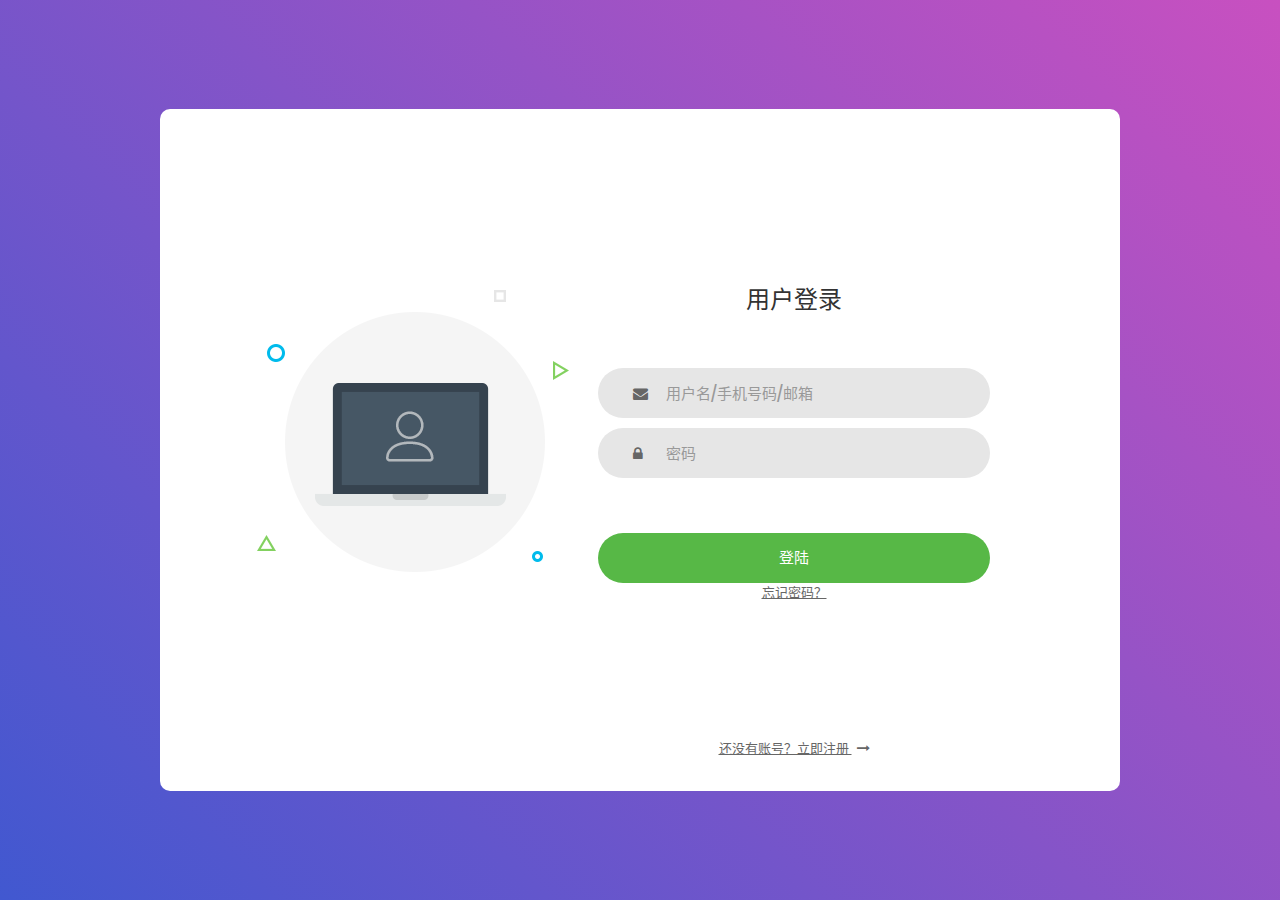
<file: finance/index.html>
<!doctype html>
<html lang="zh" class="no-js">

<head>
	<meta charset="UTF-8">
	<meta http-equiv="X-UA-Compatible" content="IE=edge,chrome=1">
	<meta name="viewport" content="width=device-width, initial-scale=1.0">
	<title>记账后台管理系统</title>
	<link rel="stylesheet" href="css/reset.css"> <!-- CSS reset -->
	<link rel="stylesheet" href="css/bootstrap.min.css"> <!-- Resource style -->
	<link rel="stylesheet" type="text/css" href="css/default.css">
	<link rel="stylesheet" href="css/style.css"> <!-- Resource style -->
</head>

<body>
	<header class="cd-main-header">
		<div class="cd-logo">
			<span style="font-size: 16.5px; color: white;">记账后台管理系统</span>
		</div>

		<div class="cd-search is-hidden">
			<form action="#0">
				<input type="search" placeholder="Search...">
			</form>
		</div> <!-- cd-search -->

		<a href="javascript:void(0);" class="cd-nav-trigger">Menu<span></span></a>

		<nav class="cd-nav">
			<ul class="cd-top-nav">
				<li class="has-children">
					<a href="javascript:void(0);" id="notices">
						<!-- <i class="glyphicon glyphicon-envelope"></i> -->
						<svg xmlns="http://www.w3.org/2000/svg" width="16" height="16" fill="currentColor"
							class="bi bi-bell" viewBox="0 0 16 16">
							<path
								d="M8 16a2 2 0 0 0 2-2H6a2 2 0 0 0 2 2zM8 1.918l-.797.161A4.002 4.002 0 0 0 4 6c0 .628-.134 2.197-.459 3.742-.16.767-.376 1.566-.663 2.258h10.244c-.287-.692-.502-1.49-.663-2.258C12.134 8.197 12 6.628 12 6a4.002 4.002 0 0 0-3.203-3.92L8 1.917zM14.22 12c.223.447.481.801.78 1H1c.299-.199.557-.553.78-1C2.68 10.2 3 6.88 3 6c0-2.42 1.72-4.44 4.005-4.901a1 1 0 1 1 1.99 0A5.002 5.002 0 0 1 13 6c0 .88.32 4.2 1.22 6z" />
						</svg>
						<span class="badge bg-red">23</span>
					</a>
					<ul>
						<li><a href="#0" target="main_iframe"><i class="glyphicon glyphicon-user"></i> My
								Account1</a>
						</li>
						<li><a href="#0" target="main_iframe"><i class="glyphicon glyphicon-edit"></i> Edit
								Account1</a>
						</li>
						<li><a href="login.html"><i class="glyphicon glyphicon-log-out"></i>Logout1</a></li>
					</ul>
				</li>
				<li class="has-children">
					<a href="javascript:void(0);" id="messages">
						<svg xmlns="http://www.w3.org/2000/svg" width="16" height="16" fill="currentColor"
							class="bi bi-chat-dots" viewBox="0 0 16 16">
							<path
								d="M5 8a1 1 0 1 1-2 0 1 1 0 0 1 2 0zm4 0a1 1 0 1 1-2 0 1 1 0 0 1 2 0zm3 1a1 1 0 1 0 0-2 1 1 0 0 0 0 2z" />
							<path
								d="m2.165 15.803.02-.004c1.83-.363 2.948-.842 3.468-1.105A9.06 9.06 0 0 0 8 15c4.418 0 8-3.134 8-7s-3.582-7-8-7-8 3.134-8 7c0 1.76.743 3.37 1.97 4.6a10.437 10.437 0 0 1-.524 2.318l-.003.011a10.722 10.722 0 0 1-.244.637c-.079.186.074.394.273.362a21.673 21.673 0 0 0 .693-.125zm.8-3.108a1 1 0 0 0-.287-.801C1.618 10.83 1 9.468 1 8c0-3.192 3.004-6 7-6s7 2.808 7 6c0 3.193-3.004 6-7 6a8.06 8.06 0 0 1-2.088-.272 1 1 0 0 0-.711.074c-.387.196-1.24.57-2.634.893a10.97 10.97 0 0 0 .398-2z" />
						</svg>
						<span class="badge bg-red">13</span>
					</a>
					<ul>
						<li><a href="#0" target="main_iframe"><i class="glyphicon glyphicon-user"></i> My
								Account1</a>
						</li>
						<li><a href="#0" target="main_iframe"><i class="glyphicon glyphicon-edit"></i> Edit
								Account1</a>
						</li>
						<li><a href="login.html"><i class="glyphicon glyphicon-log-out"></i> Logout1</a></li>
					</ul>
				</li>
				<li class="has-children">
					<a href="javascript:void(0);" id="user">
						<svg xmlns="http://www.w3.org/2000/svg" width="16" height="16" fill="currentColor"
							class="bi bi-person" viewBox="0 0 16 16">
							<path
								d="M8 8a3 3 0 1 0 0-6 3 3 0 0 0 0 6zm2-3a2 2 0 1 1-4 0 2 2 0 0 1 4 0zm4 8c0 1-1 1-1 1H3s-1 0-1-1 1-4 6-4 6 3 6 4zm-1-.004c-.001-.246-.154-.986-.832-1.664C11.516 10.68 10.289 10 8 10c-2.29 0-3.516.68-4.168 1.332-.678.678-.83 1.418-.832 1.664h10z" />
						</svg>
						<span id="username">admin</span>
					</a>
					<ul>
						<li>
							<a href="javascript:void(0);" target="main_iframe">
								<i class="glyphicon glyphicon-user"></i> 
								<span>My Account</span>
							</a>
						</li>
						<li>
							<a href="javascript:void(0);" target="main_iframe">
								<i class="glyphicon glyphicon-edit"></i>
								<span>Edit Account</span>
							</a>
						</li>
						<li>
							<a href="javascript:void(0);" id="logout">
								<i class="glyphicon glyphicon-log-out"></i>
								<span>Logout</span>
							</a>
							</li>
					</ul>
				</li>
			</ul>
		</nav>
		<!-- 面包屑 -->
		<nav>
			<ol class="breadcrumb">
				<li class="breadcrumb-item first"><a href="./page/home/home.html" target="main_iframe">Overview</a></li>
				<li class="breadcrumb-item second"></li>
				<li class="breadcrumb-item active" aria-current="page"></li>
			</ol>
		</nav>
	</header> <!-- .cd-main-header -->

	<main class="cd-main-content">
		<nav class="cd-side-nav">
			<ul>
				<li class="cd-label">Main</li>
				<li class="overview menuitems">
					<a href="./page/home/home.html" target="main_iframe">Overview</a>
				</li>
			</ul>
			<ul>
				<li class="cd-label">Data Editing</li>
				<li class="has-children income menuitems">
					<a href="javascript:void(0);">income expenditure <span class="count">1</span>
						<i style="float: right;" class="glyphicon glyphicon-chevron-right"></i></a>
					<ul>
						<li>
							<a href="./page/edit/DailyInout.html" target="main_iframe">
								<svg xmlns="http://www.w3.org/2000/svg" width="16" height="16" fill="currentColor"
									class="bi bi-vector-pen" viewBox="0 0 16 16">
									<path fill-rule="evenodd"
										d="M10.646.646a.5.5 0 0 1 .708 0l4 4a.5.5 0 0 1 0 .708l-1.902 1.902-.829 3.313a1.5 1.5 0 0 1-1.024 1.073L1.254 14.746 4.358 4.4A1.5 1.5 0 0 1 5.43 3.377l3.313-.828L10.646.646zm-1.8 2.908-3.173.793a.5.5 0 0 0-.358.342l-2.57 8.565 8.567-2.57a.5.5 0 0 0 .34-.357l.794-3.174-3.6-3.6z" />
									<path fill-rule="evenodd"
										d="M2.832 13.228 8 9a1 1 0 1 0-1-1l-4.228 5.168-.026.086.086-.026z" />
								</svg>
								&nbsp Daily Inout
							</a>
						</li>
					</ul>
				</li>
				<li class="has-children views menuitems">
					<a href="javascript:void(0);">Views<span class="count">3</span>
						<i style="float: right;" class="glyphicon glyphicon-chevron-right"></i></a>
					<ul>
						<li><a href="./page/views/DayView.html" target="main_iframe">
								<svg xmlns="http://www.w3.org/2000/svg" width="16" height="16" fill="currentColor"
									class="bi bi-file-bar-graph" viewBox="0 0 16 16">
									<path
										d="M4.5 12a.5.5 0 0 1-.5-.5v-2a.5.5 0 0 1 .5-.5h1a.5.5 0 0 1 .5.5v2a.5.5 0 0 1-.5.5h-1zm3 0a.5.5 0 0 1-.5-.5v-4a.5.5 0 0 1 .5-.5h1a.5.5 0 0 1 .5.5v4a.5.5 0 0 1-.5.5h-1zm3 0a.5.5 0 0 1-.5-.5v-6a.5.5 0 0 1 .5-.5h1a.5.5 0 0 1 .5.5v6a.5.5 0 0 1-.5.5h-1z" />
									<path
										d="M4 0a2 2 0 0 0-2 2v12a2 2 0 0 0 2 2h8a2 2 0 0 0 2-2V2a2 2 0 0 0-2-2H4zm0 1h8a1 1 0 0 1 1 1v12a1 1 0 0 1-1 1H4a1 1 0 0 1-1-1V2a1 1 0 0 1 1-1z" />
								</svg>
								&nbsp Day View
							</a></li>
						<li><a href="./page/views/MonthView.html" target="main_iframe">
								<svg xmlns="http://www.w3.org/2000/svg" width="16" height="16" fill="currentColor"
									class="bi bi-clipboard-data-fill" viewBox="0 0 16 16">
									<path
										d="M6.5 0A1.5 1.5 0 0 0 5 1.5v1A1.5 1.5 0 0 0 6.5 4h3A1.5 1.5 0 0 0 11 2.5v-1A1.5 1.5 0 0 0 9.5 0h-3Zm3 1a.5.5 0 0 1 .5.5v1a.5.5 0 0 1-.5.5h-3a.5.5 0 0 1-.5-.5v-1a.5.5 0 0 1 .5-.5h3Z" />
									<path
										d="M4 1.5H3a2 2 0 0 0-2 2V14a2 2 0 0 0 2 2h10a2 2 0 0 0 2-2V3.5a2 2 0 0 0-2-2h-1v1A2.5 2.5 0 0 1 9.5 5h-3A2.5 2.5 0 0 1 4 2.5v-1ZM10 8a1 1 0 1 1 2 0v5a1 1 0 1 1-2 0V8Zm-6 4a1 1 0 1 1 2 0v1a1 1 0 1 1-2 0v-1Zm4-3a1 1 0 0 1 1 1v3a1 1 0 1 1-2 0v-3a1 1 0 0 1 1-1Z" />
								</svg>
								&nbsp Month View
							</a></li>
						<li>
							<a href="./page/views/AroundYearView.html" target="main_iframe">
								<svg xmlns="http://www.w3.org/2000/svg" width="16" height="16" fill="currentColor"
									class="bi bi-clipboard-data" viewBox="0 0 16 16">
									<path
										d="M4 11a1 1 0 1 1 2 0v1a1 1 0 1 1-2 0v-1zm6-4a1 1 0 1 1 2 0v5a1 1 0 1 1-2 0V7zM7 9a1 1 0 0 1 2 0v3a1 1 0 1 1-2 0V9z" />
									<path
										d="M4 1.5H3a2 2 0 0 0-2 2V14a2 2 0 0 0 2 2h10a2 2 0 0 0 2-2V3.5a2 2 0 0 0-2-2h-1v1h1a1 1 0 0 1 1 1V14a1 1 0 0 1-1 1H3a1 1 0 0 1-1-1V3.5a1 1 0 0 1 1-1h1v-1z" />
									<path
										d="M9.5 1a.5.5 0 0 1 .5.5v1a.5.5 0 0 1-.5.5h-3a.5.5 0 0 1-.5-.5v-1a.5.5 0 0 1 .5-.5h3zm-3-1A1.5 1.5 0 0 0 5 1.5v1A1.5 1.5 0 0 0 6.5 4h3A1.5 1.5 0 0 0 11 2.5v-1A1.5 1.5 0 0 0 9.5 0h-3z" />
								</svg>
								&nbsp A round of years View
							</a>
						</li>
					</ul>
				</li>

			</ul>
			<ul>
				<li class="cd-label">configuration</li>
				<li class="has-children bookmarks menuitems">
					<a href="javascript:void(0);">Underlying Type <span class="count">1</span>
						<i style="float: right;" class="glyphicon glyphicon-chevron-right"></i>
					</a>
					<ul>
						<li>
							<a href="./page/bases/SpendType.html" target="main_iframe">
								<i class="glyphicon glyphicon-cog"></i> underlying type</a>
						</li>
					</ul>
				</li>
				<li class="has-children bookmarks  menuitems">
					<a href="javascript:void(0);">InOutExpens Type <span class="count">1</span>
						<i style="float: right;" class="glyphicon glyphicon-chevron-right"></i>
					</a>
					<ul>
						<li>
							<a href="./page/bases/ExpenseDetailsType.html" target="main_iframe">
								<i class="glyphicon glyphicon-leaf"></i> inout expenses type</a>
						</li>
					</ul>
				</li>
				<li class="has-children metrics notifications menuitems">
					<a href="javascript:void(0);">Metrics <span class="count">1</span>
						<i style="float: right;" class="glyphicon glyphicon-chevron-right"></i></a>
					<ul>
						<li>
							<a href="./page/edit/DetectionMetrics.html" target="main_iframe">
								<svg xmlns="http://www.w3.org/2000/svg" width="16" height="16" fill="currentColor"
									class="bi bi-alarm" viewBox="0 0 16 16">
									<path
										d="M8.5 5.5a.5.5 0 0 0-1 0v3.362l-1.429 2.38a.5.5 0 1 0 .858.515l1.5-2.5A.5.5 0 0 0 8.5 9V5.5z" />
									<path
										d="M6.5 0a.5.5 0 0 0 0 1H7v1.07a7.001 7.001 0 0 0-3.273 12.474l-.602.602a.5.5 0 0 0 .707.708l.746-.746A6.97 6.97 0 0 0 8 16a6.97 6.97 0 0 0 3.422-.892l.746.746a.5.5 0 0 0 .707-.708l-.601-.602A7.001 7.001 0 0 0 9 2.07V1h.5a.5.5 0 0 0 0-1h-3zm1.038 3.018a6.093 6.093 0 0 1 .924 0 6 6 0 1 1-.924 0zM0 3.5c0 .753.333 1.429.86 1.887A8.035 8.035 0 0 1 4.387 1.86 2.5 2.5 0 0 0 0 3.5zM13.5 1c-.753 0-1.429.333-1.887.86a8.035 8.035 0 0 1 3.527 3.527A2.5 2.5 0 0 0 13.5 1z" />
								</svg>
								&nbsp detection metrics
							</a>
						</li>
					</ul>
				</li>
				<li class="cd-label">manager</li>
				<li class="has-children users menuitems">
					<a href="javascript:void(0);">Users <span class="count">2</span>
						<i style="float: right;" class="glyphicon glyphicon-chevron-right"></i></a>
					<ul>
						<li><a href="./page/home/home.html" target="main_iframe">All Users</a></li>
						<li><a href="./page/manager/pages_permission.html" target="main_iframe">permission</a></li>
					</ul>
				</li>
			</ul>
		</nav>
		<div class="content-wrapper">
			<div class="content-iframe" style="background-color: white; height: 100%;">
				<div class="mainContent" id="content-main" style="margin-top: 40px; padding: 0px; height: 100%;">
					<iframe name="main_iframe" width="100%" height="100%" class="main_iframe" id="default"
						src="./page/home/home.html" frameborder="0" data-id="home.html"></iframe>
				</div>
			</div>
			<!-- <h1>Responsive Sidebar Navigation</h1> -->
		</div> <!-- .content-wrapper -->
	</main> <!-- .cd-main-content -->

	<script src="js/modernizr.js"></script> <!-- Modernizr -->
	<script src="js/jquery-2.1.1.min.js"></script>
	<script src="js/jquery.menu-aim.js"></script>
	<script src="js/bootstrap.min.js"></script>
	<script src="js/utils/memoryUtils.js"></script>
	<script src="js/utils/storageUtils.js"></script>
	<script src="js/app/main.js"></script>
</body>

</html>
</file>
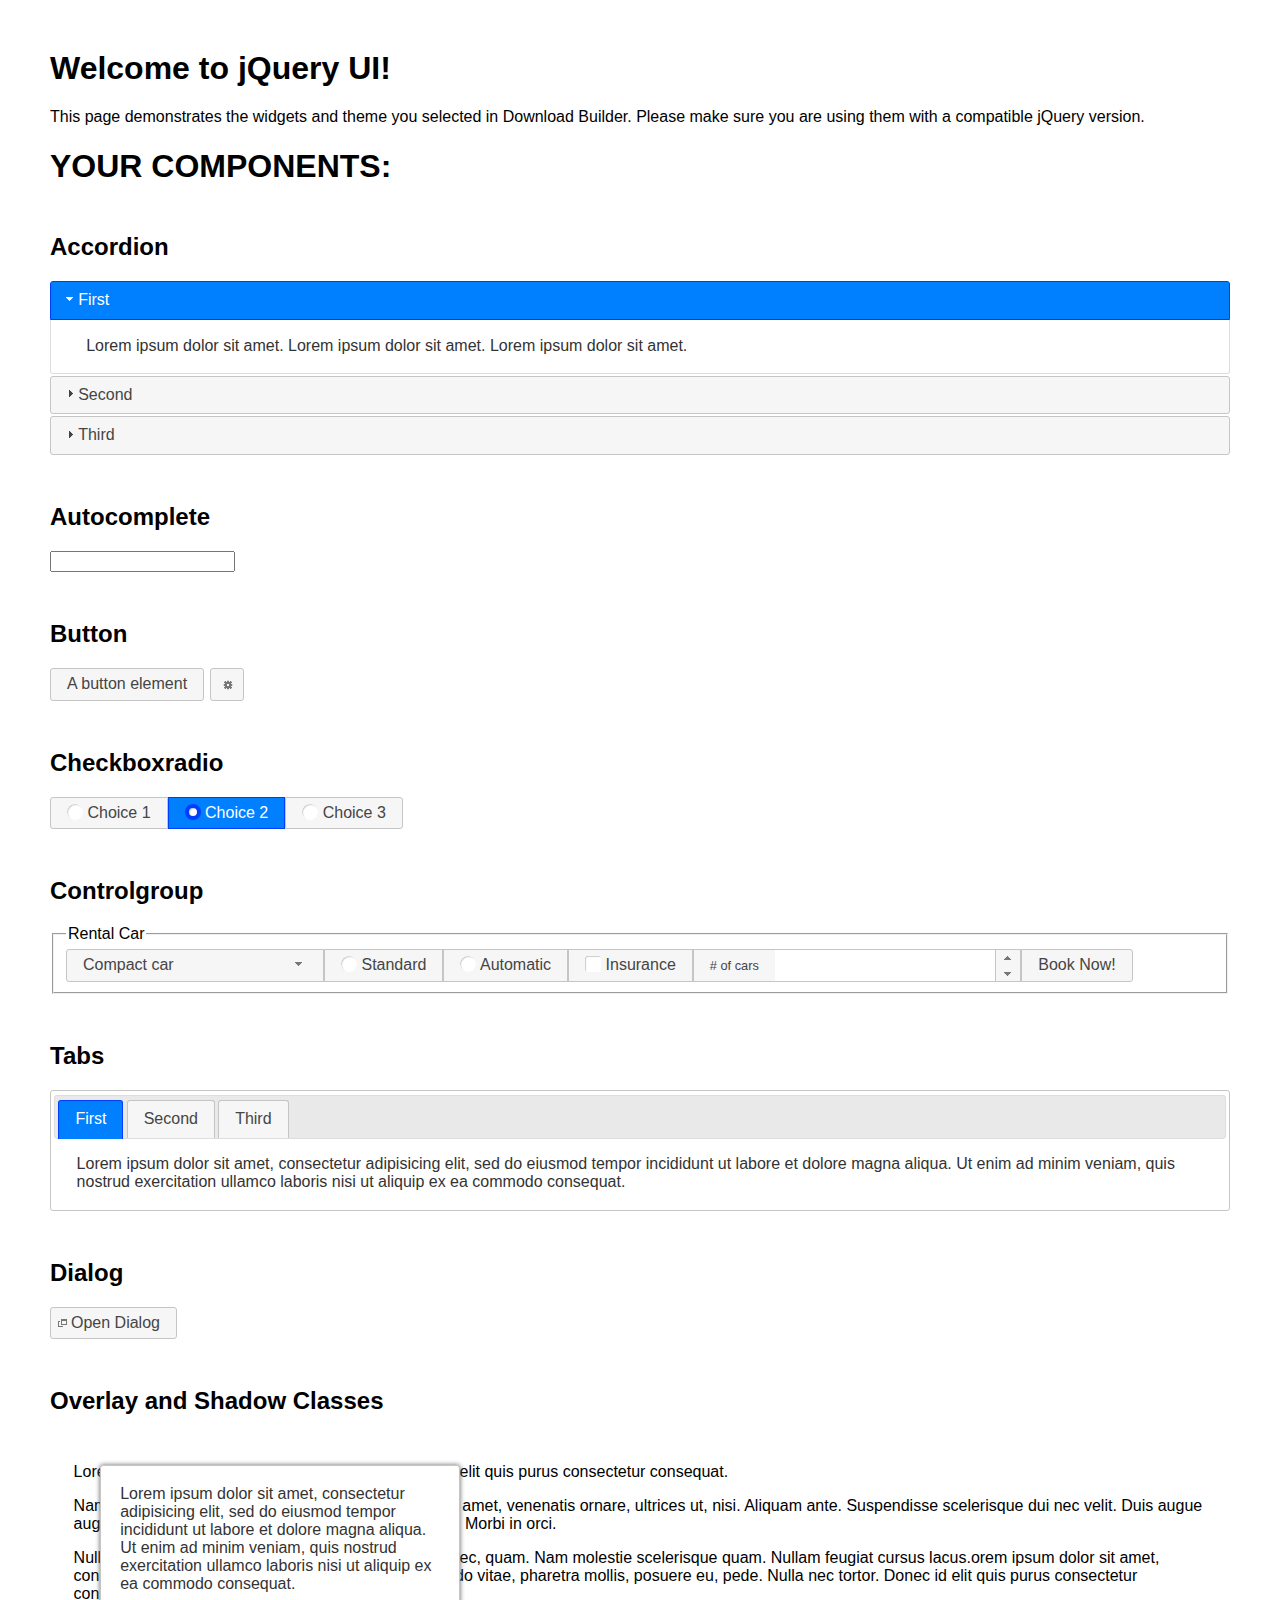
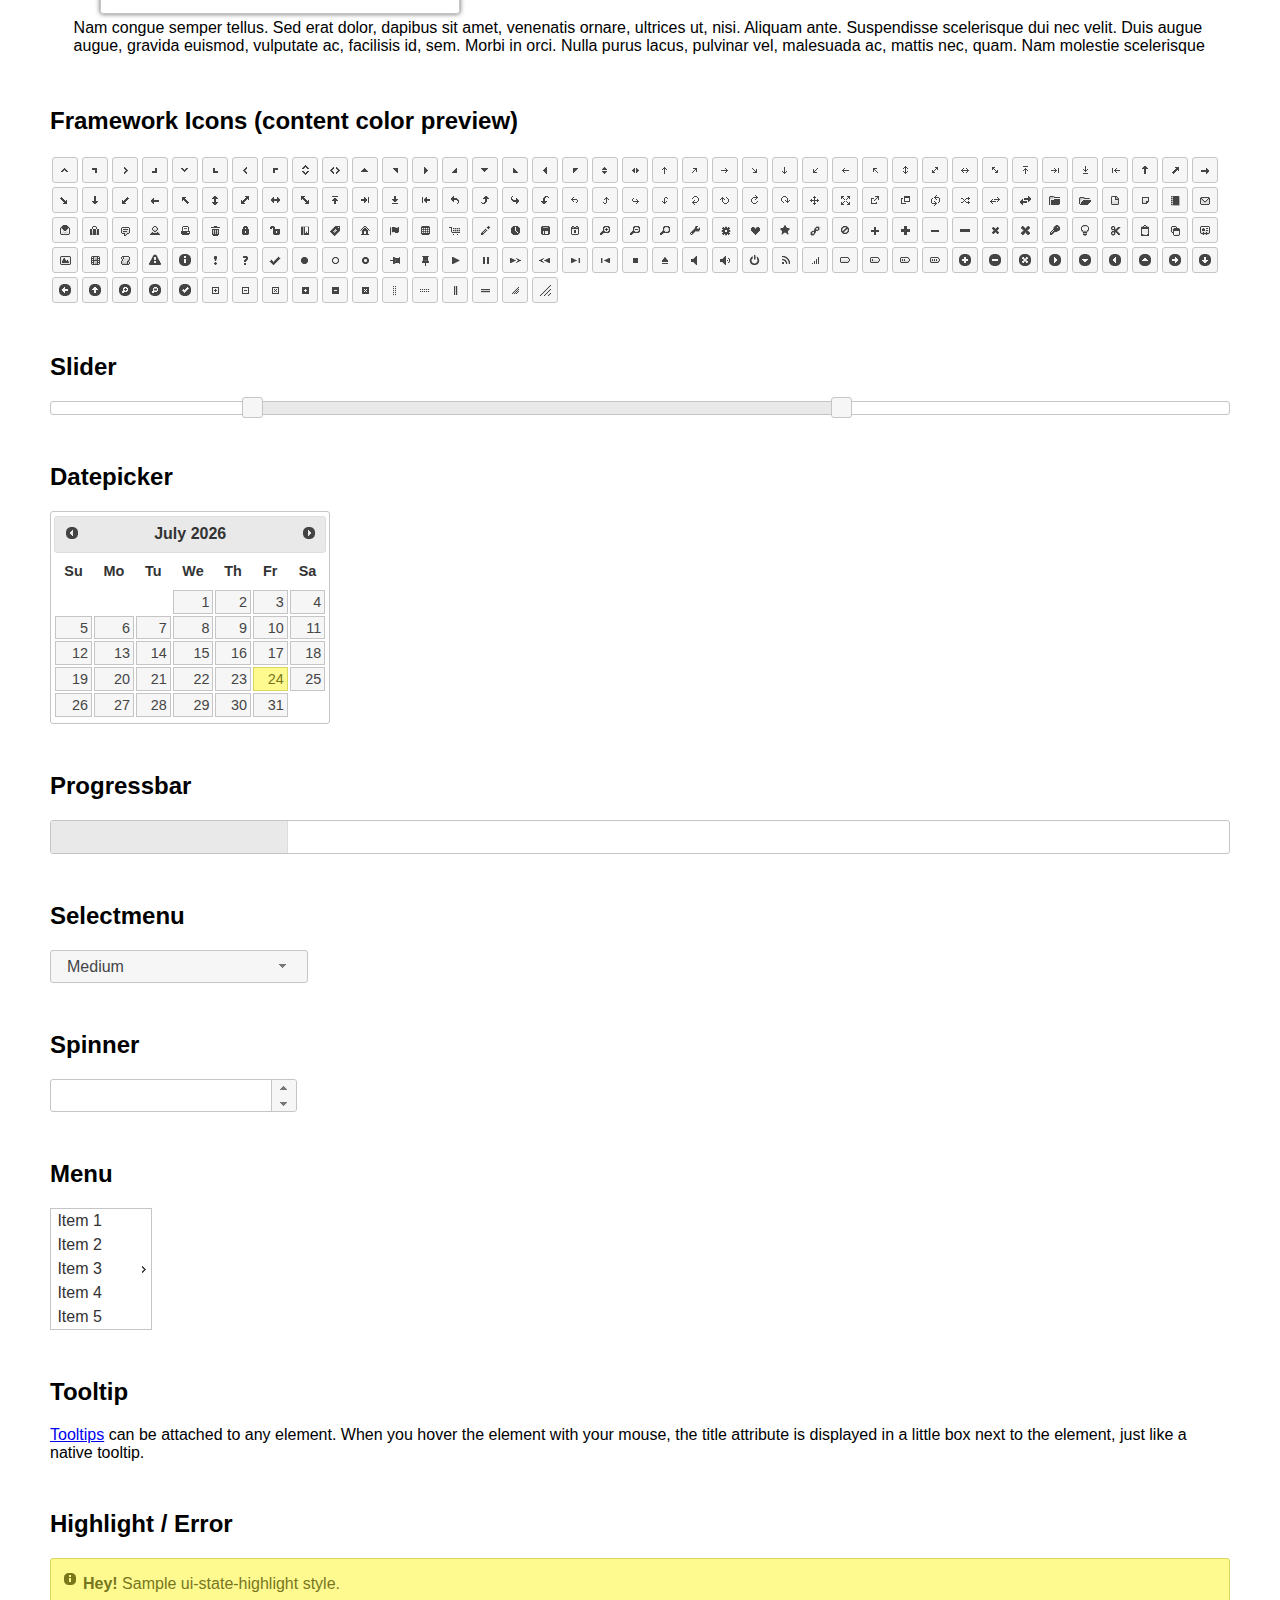
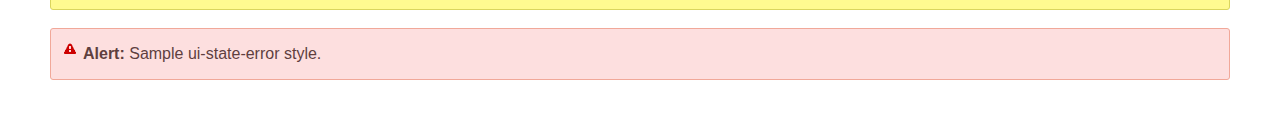
<file: finance/js/jquery-ui-1.12.1/index.html>
<!doctype html>
<html lang="us">
<head>
	<meta charset="utf-8">
	<title>jQuery UI Example Page</title>
	<link href="jquery-ui.css" rel="stylesheet">
	<style>
	body{
		font-family: "Trebuchet MS", sans-serif;
		margin: 50px;
	}
	.demoHeaders {
		margin-top: 2em;
	}
	#dialog-link {
		padding: .4em 1em .4em 20px;
		text-decoration: none;
		position: relative;
	}
	#dialog-link span.ui-icon {
		margin: 0 5px 0 0;
		position: absolute;
		left: .2em;
		top: 50%;
		margin-top: -8px;
	}
	#icons {
		margin: 0;
		padding: 0;
	}
	#icons li {
		margin: 2px;
		position: relative;
		padding: 4px 0;
		cursor: pointer;
		float: left;
		list-style: none;
	}
	#icons span.ui-icon {
		float: left;
		margin: 0 4px;
	}
	.fakewindowcontain .ui-widget-overlay {
		position: absolute;
	}
	select {
		width: 200px;
	}
	</style>
</head>
<body>

<h1>Welcome to jQuery UI!</h1>

<div class="ui-widget">
	<p>This page demonstrates the widgets and theme you selected in Download Builder. Please make sure you are using them with a compatible jQuery version.</p>
</div>

<h1>YOUR COMPONENTS:</h1>


<!-- Accordion -->
<h2 class="demoHeaders">Accordion</h2>
<div id="accordion">
	<h3>First</h3>
	<div>Lorem ipsum dolor sit amet. Lorem ipsum dolor sit amet. Lorem ipsum dolor sit amet.</div>
	<h3>Second</h3>
	<div>Phasellus mattis tincidunt nibh.</div>
	<h3>Third</h3>
	<div>Nam dui erat, auctor a, dignissim quis.</div>
</div>



<!-- Autocomplete -->
<h2 class="demoHeaders">Autocomplete</h2>
<div>
	<input id="autocomplete" title="type &quot;a&quot;">
</div>



<!-- Button -->
<h2 class="demoHeaders">Button</h2>
<button id="button">A button element</button>
<button id="button-icon">An icon-only button</button>



<!-- Checkboxradio -->
<h2 class="demoHeaders">Checkboxradio</h2>
<form style="margin-top: 1em;">
	<div id="radioset">
		<input type="radio" id="radio1" name="radio"><label for="radio1">Choice 1</label>
		<input type="radio" id="radio2" name="radio" checked="checked"><label for="radio2">Choice 2</label>
		<input type="radio" id="radio3" name="radio"><label for="radio3">Choice 3</label>
	</div>
</form>



<!-- Controlgroup -->
<h2 class="demoHeaders">Controlgroup</h2>
<fieldset>
	<legend>Rental Car</legend>
	<div id="controlgroup">
		<select id="car-type">
			<option>Compact car</option>
			<option>Midsize car</option>
			<option>Full size car</option>
			<option>SUV</option>
			<option>Luxury</option>
			<option>Truck</option>
			<option>Van</option>
		</select>
		<label for="transmission-standard">Standard</label>
		<input type="radio" name="transmission" id="transmission-standard">
		<label for="transmission-automatic">Automatic</label>
		<input type="radio" name="transmission" id="transmission-automatic">
		<label for="insurance">Insurance</label>
		<input type="checkbox" name="insurance" id="insurance">
		<label for="horizontal-spinner" class="ui-controlgroup-label"># of cars</label>
		<input id="horizontal-spinner" class="ui-spinner-input">
		<button>Book Now!</button>
	</div>
</fieldset>



<!-- Tabs -->
<h2 class="demoHeaders">Tabs</h2>
<div id="tabs">
	<ul>
		<li><a href="#tabs-1">First</a></li>
		<li><a href="#tabs-2">Second</a></li>
		<li><a href="#tabs-3">Third</a></li>
	</ul>
	<div id="tabs-1">Lorem ipsum dolor sit amet, consectetur adipisicing elit, sed do eiusmod tempor incididunt ut labore et dolore magna aliqua. Ut enim ad minim veniam, quis nostrud exercitation ullamco laboris nisi ut aliquip ex ea commodo consequat.</div>
	<div id="tabs-2">Phasellus mattis tincidunt nibh. Cras orci urna, blandit id, pretium vel, aliquet ornare, felis. Maecenas scelerisque sem non nisl. Fusce sed lorem in enim dictum bibendum.</div>
	<div id="tabs-3">Nam dui erat, auctor a, dignissim quis, sollicitudin eu, felis. Pellentesque nisi urna, interdum eget, sagittis et, consequat vestibulum, lacus. Mauris porttitor ullamcorper augue.</div>
</div>



<h2 class="demoHeaders">Dialog</h2>
<p>
	<button id="dialog-link" class="ui-button ui-corner-all ui-widget">
		<span class="ui-icon ui-icon-newwin"></span>Open Dialog
	</button>
</p>

<h2 class="demoHeaders">Overlay and Shadow Classes</h2>
<div style="position: relative; width: 96%; height: 200px; padding:1% 2%; overflow:hidden;" class="fakewindowcontain">
	<p>Lorem ipsum dolor sit amet,  Nulla nec tortor. Donec id elit quis purus consectetur consequat. </p><p>Nam congue semper tellus. Sed erat dolor, dapibus sit amet, venenatis ornare, ultrices ut, nisi. Aliquam ante. Suspendisse scelerisque dui nec velit. Duis augue augue, gravida euismod, vulputate ac, facilisis id, sem. Morbi in orci. </p><p>Nulla purus lacus, pulvinar vel, malesuada ac, mattis nec, quam. Nam molestie scelerisque quam. Nullam feugiat cursus lacus.orem ipsum dolor sit amet, consectetur adipiscing elit. Donec libero risus, commodo vitae, pharetra mollis, posuere eu, pede. Nulla nec tortor. Donec id elit quis purus consectetur consequat. </p><p>Nam congue semper tellus. Sed erat dolor, dapibus sit amet, venenatis ornare, ultrices ut, nisi. Aliquam ante. Suspendisse scelerisque dui nec velit. Duis augue augue, gravida euismod, vulputate ac, facilisis id, sem. Morbi in orci. Nulla purus lacus, pulvinar vel, malesuada ac, mattis nec, quam. Nam molestie scelerisque quam. </p><p>Nullam feugiat cursus lacus.orem ipsum dolor sit amet, consectetur adipiscing elit. Donec libero risus, commodo vitae, pharetra mollis, posuere eu, pede. Nulla nec tortor. Donec id elit quis purus consectetur consequat. Nam congue semper tellus. Sed erat dolor, dapibus sit amet, venenatis ornare, ultrices ut, nisi. Aliquam ante. </p><p>Suspendisse scelerisque dui nec velit. Duis augue augue, gravida euismod, vulputate ac, facilisis id, sem. Morbi in orci. Nulla purus lacus, pulvinar vel, malesuada ac, mattis nec, quam. Nam molestie scelerisque quam. Nullam feugiat cursus lacus.orem ipsum dolor sit amet, consectetur adipiscing elit. Donec libero risus, commodo vitae, pharetra mollis, posuere eu, pede. Nulla nec tortor. Donec id elit quis purus consectetur consequat. Nam congue semper tellus. Sed erat dolor, dapibus sit amet, venenatis ornare, ultrices ut, nisi. </p>

	<!-- ui-dialog -->
	<div class="ui-widget-overlay ui-front"></div>
	<div style="position: absolute; width: 320px; left: 50px; top: 30px; padding: 1.2em" class="ui-widget ui-front ui-widget-content ui-corner-all ui-widget-shadow">
		Lorem ipsum dolor sit amet, consectetur adipisicing elit, sed do eiusmod tempor incididunt ut labore et dolore magna aliqua. Ut enim ad minim veniam, quis nostrud exercitation ullamco laboris nisi ut aliquip ex ea commodo consequat.
	</div>

</div>

<!-- ui-dialog -->
<div id="dialog" title="Dialog Title">
	<p>Lorem ipsum dolor sit amet, consectetur adipisicing elit, sed do eiusmod tempor incididunt ut labore et dolore magna aliqua. Ut enim ad minim veniam, quis nostrud exercitation ullamco laboris nisi ut aliquip ex ea commodo consequat.</p>
</div>



<h2 class="demoHeaders">Framework Icons (content color preview)</h2>
<ul id="icons" class="ui-widget ui-helper-clearfix">
	<li class="ui-state-default ui-corner-all" title=".ui-icon-caret-1-n"><span class="ui-icon ui-icon-caret-1-n"></span></li>
	<li class="ui-state-default ui-corner-all" title=".ui-icon-caret-1-ne"><span class="ui-icon ui-icon-caret-1-ne"></span></li>
	<li class="ui-state-default ui-corner-all" title=".ui-icon-caret-1-e"><span class="ui-icon ui-icon-caret-1-e"></span></li>
	<li class="ui-state-default ui-corner-all" title=".ui-icon-caret-1-se"><span class="ui-icon ui-icon-caret-1-se"></span></li>
	<li class="ui-state-default ui-corner-all" title=".ui-icon-caret-1-s"><span class="ui-icon ui-icon-caret-1-s"></span></li>
	<li class="ui-state-default ui-corner-all" title=".ui-icon-caret-1-sw"><span class="ui-icon ui-icon-caret-1-sw"></span></li>
	<li class="ui-state-default ui-corner-all" title=".ui-icon-caret-1-w"><span class="ui-icon ui-icon-caret-1-w"></span></li>
	<li class="ui-state-default ui-corner-all" title=".ui-icon-caret-1-nw"><span class="ui-icon ui-icon-caret-1-nw"></span></li>
	<li class="ui-state-default ui-corner-all" title=".ui-icon-caret-2-n-s"><span class="ui-icon ui-icon-caret-2-n-s"></span></li>
	<li class="ui-state-default ui-corner-all" title=".ui-icon-caret-2-e-w"><span class="ui-icon ui-icon-caret-2-e-w"></span></li>
	<li class="ui-state-default ui-corner-all" title=".ui-icon-triangle-1-n"><span class="ui-icon ui-icon-triangle-1-n"></span></li>
	<li class="ui-state-default ui-corner-all" title=".ui-icon-triangle-1-ne"><span class="ui-icon ui-icon-triangle-1-ne"></span></li>
	<li class="ui-state-default ui-corner-all" title=".ui-icon-triangle-1-e"><span class="ui-icon ui-icon-triangle-1-e"></span></li>
	<li class="ui-state-default ui-corner-all" title=".ui-icon-triangle-1-se"><span class="ui-icon ui-icon-triangle-1-se"></span></li>
	<li class="ui-state-default ui-corner-all" title=".ui-icon-triangle-1-s"><span class="ui-icon ui-icon-triangle-1-s"></span></li>
	<li class="ui-state-default ui-corner-all" title=".ui-icon-triangle-1-sw"><span class="ui-icon ui-icon-triangle-1-sw"></span></li>
	<li class="ui-state-default ui-corner-all" title=".ui-icon-triangle-1-w"><span class="ui-icon ui-icon-triangle-1-w"></span></li>
	<li class="ui-state-default ui-corner-all" title=".ui-icon-triangle-1-nw"><span class="ui-icon ui-icon-triangle-1-nw"></span></li>
	<li class="ui-state-default ui-corner-all" title=".ui-icon-triangle-2-n-s"><span class="ui-icon ui-icon-triangle-2-n-s"></span></li>
	<li class="ui-state-default ui-corner-all" title=".ui-icon-triangle-2-e-w"><span class="ui-icon ui-icon-triangle-2-e-w"></span></li>
	<li class="ui-state-default ui-corner-all" title=".ui-icon-arrow-1-n"><span class="ui-icon ui-icon-arrow-1-n"></span></li>
	<li class="ui-state-default ui-corner-all" title=".ui-icon-arrow-1-ne"><span class="ui-icon ui-icon-arrow-1-ne"></span></li>
	<li class="ui-state-default ui-corner-all" title=".ui-icon-arrow-1-e"><span class="ui-icon ui-icon-arrow-1-e"></span></li>
	<li class="ui-state-default ui-corner-all" title=".ui-icon-arrow-1-se"><span class="ui-icon ui-icon-arrow-1-se"></span></li>
	<li class="ui-state-default ui-corner-all" title=".ui-icon-arrow-1-s"><span class="ui-icon ui-icon-arrow-1-s"></span></li>
	<li class="ui-state-default ui-corner-all" title=".ui-icon-arrow-1-sw"><span class="ui-icon ui-icon-arrow-1-sw"></span></li>
	<li class="ui-state-default ui-corner-all" title=".ui-icon-arrow-1-w"><span class="ui-icon ui-icon-arrow-1-w"></span></li>
	<li class="ui-state-default ui-corner-all" title=".ui-icon-arrow-1-nw"><span class="ui-icon ui-icon-arrow-1-nw"></span></li>
	<li class="ui-state-default ui-corner-all" title=".ui-icon-arrow-2-n-s"><span class="ui-icon ui-icon-arrow-2-n-s"></span></li>
	<li class="ui-state-default ui-corner-all" title=".ui-icon-arrow-2-ne-sw"><span class="ui-icon ui-icon-arrow-2-ne-sw"></span></li>
	<li class="ui-state-default ui-corner-all" title=".ui-icon-arrow-2-e-w"><span class="ui-icon ui-icon-arrow-2-e-w"></span></li>
	<li class="ui-state-default ui-corner-all" title=".ui-icon-arrow-2-se-nw"><span class="ui-icon ui-icon-arrow-2-se-nw"></span></li>
	<li class="ui-state-default ui-corner-all" title=".ui-icon-arrowstop-1-n"><span class="ui-icon ui-icon-arrowstop-1-n"></span></li>
	<li class="ui-state-default ui-corner-all" title=".ui-icon-arrowstop-1-e"><span class="ui-icon ui-icon-arrowstop-1-e"></span></li>
	<li class="ui-state-default ui-corner-all" title=".ui-icon-arrowstop-1-s"><span class="ui-icon ui-icon-arrowstop-1-s"></span></li>
	<li class="ui-state-default ui-corner-all" title=".ui-icon-arrowstop-1-w"><span class="ui-icon ui-icon-arrowstop-1-w"></span></li>
	<li class="ui-state-default ui-corner-all" title=".ui-icon-arrowthick-1-n"><span class="ui-icon ui-icon-arrowthick-1-n"></span></li>
	<li class="ui-state-default ui-corner-all" title=".ui-icon-arrowthick-1-ne"><span class="ui-icon ui-icon-arrowthick-1-ne"></span></li>
	<li class="ui-state-default ui-corner-all" title=".ui-icon-arrowthick-1-e"><span class="ui-icon ui-icon-arrowthick-1-e"></span></li>
	<li class="ui-state-default ui-corner-all" title=".ui-icon-arrowthick-1-se"><span class="ui-icon ui-icon-arrowthick-1-se"></span></li>
	<li class="ui-state-default ui-corner-all" title=".ui-icon-arrowthick-1-s"><span class="ui-icon ui-icon-arrowthick-1-s"></span></li>
	<li class="ui-state-default ui-corner-all" title=".ui-icon-arrowthick-1-sw"><span class="ui-icon ui-icon-arrowthick-1-sw"></span></li>
	<li class="ui-state-default ui-corner-all" title=".ui-icon-arrowthick-1-w"><span class="ui-icon ui-icon-arrowthick-1-w"></span></li>
	<li class="ui-state-default ui-corner-all" title=".ui-icon-arrowthick-1-nw"><span class="ui-icon ui-icon-arrowthick-1-nw"></span></li>
	<li class="ui-state-default ui-corner-all" title=".ui-icon-arrowthick-2-n-s"><span class="ui-icon ui-icon-arrowthick-2-n-s"></span></li>
	<li class="ui-state-default ui-corner-all" title=".ui-icon-arrowthick-2-ne-sw"><span class="ui-icon ui-icon-arrowthick-2-ne-sw"></span></li>
	<li class="ui-state-default ui-corner-all" title=".ui-icon-arrowthick-2-e-w"><span class="ui-icon ui-icon-arrowthick-2-e-w"></span></li>
	<li class="ui-state-default ui-corner-all" title=".ui-icon-arrowthick-2-se-nw"><span class="ui-icon ui-icon-arrowthick-2-se-nw"></span></li>
	<li class="ui-state-default ui-corner-all" title=".ui-icon-arrowthickstop-1-n"><span class="ui-icon ui-icon-arrowthickstop-1-n"></span></li>
	<li class="ui-state-default ui-corner-all" title=".ui-icon-arrowthickstop-1-e"><span class="ui-icon ui-icon-arrowthickstop-1-e"></span></li>
	<li class="ui-state-default ui-corner-all" title=".ui-icon-arrowthickstop-1-s"><span class="ui-icon ui-icon-arrowthickstop-1-s"></span></li>
	<li class="ui-state-default ui-corner-all" title=".ui-icon-arrowthickstop-1-w"><span class="ui-icon ui-icon-arrowthickstop-1-w"></span></li>
	<li class="ui-state-default ui-corner-all" title=".ui-icon-arrowreturnthick-1-w"><span class="ui-icon ui-icon-arrowreturnthick-1-w"></span></li>
	<li class="ui-state-default ui-corner-all" title=".ui-icon-arrowreturnthick-1-n"><span class="ui-icon ui-icon-arrowreturnthick-1-n"></span></li>
	<li class="ui-state-default ui-corner-all" title=".ui-icon-arrowreturnthick-1-e"><span class="ui-icon ui-icon-arrowreturnthick-1-e"></span></li>
	<li class="ui-state-default ui-corner-all" title=".ui-icon-arrowreturnthick-1-s"><span class="ui-icon ui-icon-arrowreturnthick-1-s"></span></li>
	<li class="ui-state-default ui-corner-all" title=".ui-icon-arrowreturn-1-w"><span class="ui-icon ui-icon-arrowreturn-1-w"></span></li>
	<li class="ui-state-default ui-corner-all" title=".ui-icon-arrowreturn-1-n"><span class="ui-icon ui-icon-arrowreturn-1-n"></span></li>
	<li class="ui-state-default ui-corner-all" title=".ui-icon-arrowreturn-1-e"><span class="ui-icon ui-icon-arrowreturn-1-e"></span></li>
	<li class="ui-state-default ui-corner-all" title=".ui-icon-arrowreturn-1-s"><span class="ui-icon ui-icon-arrowreturn-1-s"></span></li>
	<li class="ui-state-default ui-corner-all" title=".ui-icon-arrowrefresh-1-w"><span class="ui-icon ui-icon-arrowrefresh-1-w"></span></li>
	<li class="ui-state-default ui-corner-all" title=".ui-icon-arrowrefresh-1-n"><span class="ui-icon ui-icon-arrowrefresh-1-n"></span></li>
	<li class="ui-state-default ui-corner-all" title=".ui-icon-arrowrefresh-1-e"><span class="ui-icon ui-icon-arrowrefresh-1-e"></span></li>
	<li class="ui-state-default ui-corner-all" title=".ui-icon-arrowrefresh-1-s"><span class="ui-icon ui-icon-arrowrefresh-1-s"></span></li>
	<li class="ui-state-default ui-corner-all" title=".ui-icon-arrow-4"><span class="ui-icon ui-icon-arrow-4"></span></li>
	<li class="ui-state-default ui-corner-all" title=".ui-icon-arrow-4-diag"><span class="ui-icon ui-icon-arrow-4-diag"></span></li>
	<li class="ui-state-default ui-corner-all" title=".ui-icon-extlink"><span class="ui-icon ui-icon-extlink"></span></li>
	<li class="ui-state-default ui-corner-all" title=".ui-icon-newwin"><span class="ui-icon ui-icon-newwin"></span></li>
	<li class="ui-state-default ui-corner-all" title=".ui-icon-refresh"><span class="ui-icon ui-icon-refresh"></span></li>
	<li class="ui-state-default ui-corner-all" title=".ui-icon-shuffle"><span class="ui-icon ui-icon-shuffle"></span></li>
	<li class="ui-state-default ui-corner-all" title=".ui-icon-transfer-e-w"><span class="ui-icon ui-icon-transfer-e-w"></span></li>
	<li class="ui-state-default ui-corner-all" title=".ui-icon-transferthick-e-w"><span class="ui-icon ui-icon-transferthick-e-w"></span></li>
	<li class="ui-state-default ui-corner-all" title=".ui-icon-folder-collapsed"><span class="ui-icon ui-icon-folder-collapsed"></span></li>
	<li class="ui-state-default ui-corner-all" title=".ui-icon-folder-open"><span class="ui-icon ui-icon-folder-open"></span></li>
	<li class="ui-state-default ui-corner-all" title=".ui-icon-document"><span class="ui-icon ui-icon-document"></span></li>
	<li class="ui-state-default ui-corner-all" title=".ui-icon-document-b"><span class="ui-icon ui-icon-document-b"></span></li>
	<li class="ui-state-default ui-corner-all" title=".ui-icon-note"><span class="ui-icon ui-icon-note"></span></li>
	<li class="ui-state-default ui-corner-all" title=".ui-icon-mail-closed"><span class="ui-icon ui-icon-mail-closed"></span></li>
	<li class="ui-state-default ui-corner-all" title=".ui-icon-mail-open"><span class="ui-icon ui-icon-mail-open"></span></li>
	<li class="ui-state-default ui-corner-all" title=".ui-icon-suitcase"><span class="ui-icon ui-icon-suitcase"></span></li>
	<li class="ui-state-default ui-corner-all" title=".ui-icon-comment"><span class="ui-icon ui-icon-comment"></span></li>
	<li class="ui-state-default ui-corner-all" title=".ui-icon-person"><span class="ui-icon ui-icon-person"></span></li>
	<li class="ui-state-default ui-corner-all" title=".ui-icon-print"><span class="ui-icon ui-icon-print"></span></li>
	<li class="ui-state-default ui-corner-all" title=".ui-icon-trash"><span class="ui-icon ui-icon-trash"></span></li>
	<li class="ui-state-default ui-corner-all" title=".ui-icon-locked"><span class="ui-icon ui-icon-locked"></span></li>
	<li class="ui-state-default ui-corner-all" title=".ui-icon-unlocked"><span class="ui-icon ui-icon-unlocked"></span></li>
	<li class="ui-state-default ui-corner-all" title=".ui-icon-bookmark"><span class="ui-icon ui-icon-bookmark"></span></li>
	<li class="ui-state-default ui-corner-all" title=".ui-icon-tag"><span class="ui-icon ui-icon-tag"></span></li>
	<li class="ui-state-default ui-corner-all" title=".ui-icon-home"><span class="ui-icon ui-icon-home"></span></li>
	<li class="ui-state-default ui-corner-all" title=".ui-icon-flag"><span class="ui-icon ui-icon-flag"></span></li>
	<li class="ui-state-default ui-corner-all" title=".ui-icon-calculator"><span class="ui-icon ui-icon-calculator"></span></li>
	<li class="ui-state-default ui-corner-all" title=".ui-icon-cart"><span class="ui-icon ui-icon-cart"></span></li>
	<li class="ui-state-default ui-corner-all" title=".ui-icon-pencil"><span class="ui-icon ui-icon-pencil"></span></li>
	<li class="ui-state-default ui-corner-all" title=".ui-icon-clock"><span class="ui-icon ui-icon-clock"></span></li>
	<li class="ui-state-default ui-corner-all" title=".ui-icon-disk"><span class="ui-icon ui-icon-disk"></span></li>
	<li class="ui-state-default ui-corner-all" title=".ui-icon-calendar"><span class="ui-icon ui-icon-calendar"></span></li>
	<li class="ui-state-default ui-corner-all" title=".ui-icon-zoomin"><span class="ui-icon ui-icon-zoomin"></span></li>
	<li class="ui-state-default ui-corner-all" title=".ui-icon-zoomout"><span class="ui-icon ui-icon-zoomout"></span></li>
	<li class="ui-state-default ui-corner-all" title=".ui-icon-search"><span class="ui-icon ui-icon-search"></span></li>
	<li class="ui-state-default ui-corner-all" title=".ui-icon-wrench"><span class="ui-icon ui-icon-wrench"></span></li>
	<li class="ui-state-default ui-corner-all" title=".ui-icon-gear"><span class="ui-icon ui-icon-gear"></span></li>
	<li class="ui-state-default ui-corner-all" title=".ui-icon-heart"><span class="ui-icon ui-icon-heart"></span></li>
	<li class="ui-state-default ui-corner-all" title=".ui-icon-star"><span class="ui-icon ui-icon-star"></span></li>
	<li class="ui-state-default ui-corner-all" title=".ui-icon-link"><span class="ui-icon ui-icon-link"></span></li>
	<li class="ui-state-default ui-corner-all" title=".ui-icon-cancel"><span class="ui-icon ui-icon-cancel"></span></li>
	<li class="ui-state-default ui-corner-all" title=".ui-icon-plus"><span class="ui-icon ui-icon-plus"></span></li>
	<li class="ui-state-default ui-corner-all" title=".ui-icon-plusthick"><span class="ui-icon ui-icon-plusthick"></span></li>
	<li class="ui-state-default ui-corner-all" title=".ui-icon-minus"><span class="ui-icon ui-icon-minus"></span></li>
	<li class="ui-state-default ui-corner-all" title=".ui-icon-minusthick"><span class="ui-icon ui-icon-minusthick"></span></li>
	<li class="ui-state-default ui-corner-all" title=".ui-icon-close"><span class="ui-icon ui-icon-close"></span></li>
	<li class="ui-state-default ui-corner-all" title=".ui-icon-closethick"><span class="ui-icon ui-icon-closethick"></span></li>
	<li class="ui-state-default ui-corner-all" title=".ui-icon-key"><span class="ui-icon ui-icon-key"></span></li>
	<li class="ui-state-default ui-corner-all" title=".ui-icon-lightbulb"><span class="ui-icon ui-icon-lightbulb"></span></li>
	<li class="ui-state-default ui-corner-all" title=".ui-icon-scissors"><span class="ui-icon ui-icon-scissors"></span></li>
	<li class="ui-state-default ui-corner-all" title=".ui-icon-clipboard"><span class="ui-icon ui-icon-clipboard"></span></li>
	<li class="ui-state-default ui-corner-all" title=".ui-icon-copy"><span class="ui-icon ui-icon-copy"></span></li>
	<li class="ui-state-default ui-corner-all" title=".ui-icon-contact"><span class="ui-icon ui-icon-contact"></span></li>
	<li class="ui-state-default ui-corner-all" title=".ui-icon-image"><span class="ui-icon ui-icon-image"></span></li>
	<li class="ui-state-default ui-corner-all" title=".ui-icon-video"><span class="ui-icon ui-icon-video"></span></li>
	<li class="ui-state-default ui-corner-all" title=".ui-icon-script"><span class="ui-icon ui-icon-script"></span></li>
	<li class="ui-state-default ui-corner-all" title=".ui-icon-alert"><span class="ui-icon ui-icon-alert"></span></li>
	<li class="ui-state-default ui-corner-all" title=".ui-icon-info"><span class="ui-icon ui-icon-info"></span></li>
	<li class="ui-state-default ui-corner-all" title=".ui-icon-notice"><span class="ui-icon ui-icon-notice"></span></li>
	<li class="ui-state-default ui-corner-all" title=".ui-icon-help"><span class="ui-icon ui-icon-help"></span></li>
	<li class="ui-state-default ui-corner-all" title=".ui-icon-check"><span class="ui-icon ui-icon-check"></span></li>
	<li class="ui-state-default ui-corner-all" title=".ui-icon-bullet"><span class="ui-icon ui-icon-bullet"></span></li>
	<li class="ui-state-default ui-corner-all" title=".ui-icon-radio-off"><span class="ui-icon ui-icon-radio-off"></span></li>
	<li class="ui-state-default ui-corner-all" title=".ui-icon-radio-on"><span class="ui-icon ui-icon-radio-on"></span></li>
	<li class="ui-state-default ui-corner-all" title=".ui-icon-pin-w"><span class="ui-icon ui-icon-pin-w"></span></li>
	<li class="ui-state-default ui-corner-all" title=".ui-icon-pin-s"><span class="ui-icon ui-icon-pin-s"></span></li>
	<li class="ui-state-default ui-corner-all" title=".ui-icon-play"><span class="ui-icon ui-icon-play"></span></li>
	<li class="ui-state-default ui-corner-all" title=".ui-icon-pause"><span class="ui-icon ui-icon-pause"></span></li>
	<li class="ui-state-default ui-corner-all" title=".ui-icon-seek-next"><span class="ui-icon ui-icon-seek-next"></span></li>
	<li class="ui-state-default ui-corner-all" title=".ui-icon-seek-prev"><span class="ui-icon ui-icon-seek-prev"></span></li>
	<li class="ui-state-default ui-corner-all" title=".ui-icon-seek-end"><span class="ui-icon ui-icon-seek-end"></span></li>
	<li class="ui-state-default ui-corner-all" title=".ui-icon-seek-first"><span class="ui-icon ui-icon-seek-first"></span></li>
	<li class="ui-state-default ui-corner-all" title=".ui-icon-stop"><span class="ui-icon ui-icon-stop"></span></li>
	<li class="ui-state-default ui-corner-all" title=".ui-icon-eject"><span class="ui-icon ui-icon-eject"></span></li>
	<li class="ui-state-default ui-corner-all" title=".ui-icon-volume-off"><span class="ui-icon ui-icon-volume-off"></span></li>
	<li class="ui-state-default ui-corner-all" title=".ui-icon-volume-on"><span class="ui-icon ui-icon-volume-on"></span></li>
	<li class="ui-state-default ui-corner-all" title=".ui-icon-power"><span class="ui-icon ui-icon-power"></span></li>
	<li class="ui-state-default ui-corner-all" title=".ui-icon-signal-diag"><span class="ui-icon ui-icon-signal-diag"></span></li>
	<li class="ui-state-default ui-corner-all" title=".ui-icon-signal"><span class="ui-icon ui-icon-signal"></span></li>
	<li class="ui-state-default ui-corner-all" title=".ui-icon-battery-0"><span class="ui-icon ui-icon-battery-0"></span></li>
	<li class="ui-state-default ui-corner-all" title=".ui-icon-battery-1"><span class="ui-icon ui-icon-battery-1"></span></li>
	<li class="ui-state-default ui-corner-all" title=".ui-icon-battery-2"><span class="ui-icon ui-icon-battery-2"></span></li>
	<li class="ui-state-default ui-corner-all" title=".ui-icon-battery-3"><span class="ui-icon ui-icon-battery-3"></span></li>
	<li class="ui-state-default ui-corner-all" title=".ui-icon-circle-plus"><span class="ui-icon ui-icon-circle-plus"></span></li>
	<li class="ui-state-default ui-corner-all" title=".ui-icon-circle-minus"><span class="ui-icon ui-icon-circle-minus"></span></li>
	<li class="ui-state-default ui-corner-all" title=".ui-icon-circle-close"><span class="ui-icon ui-icon-circle-close"></span></li>
	<li class="ui-state-default ui-corner-all" title=".ui-icon-circle-triangle-e"><span class="ui-icon ui-icon-circle-triangle-e"></span></li>
	<li class="ui-state-default ui-corner-all" title=".ui-icon-circle-triangle-s"><span class="ui-icon ui-icon-circle-triangle-s"></span></li>
	<li class="ui-state-default ui-corner-all" title=".ui-icon-circle-triangle-w"><span class="ui-icon ui-icon-circle-triangle-w"></span></li>
	<li class="ui-state-default ui-corner-all" title=".ui-icon-circle-triangle-n"><span class="ui-icon ui-icon-circle-triangle-n"></span></li>
	<li class="ui-state-default ui-corner-all" title=".ui-icon-circle-arrow-e"><span class="ui-icon ui-icon-circle-arrow-e"></span></li>
	<li class="ui-state-default ui-corner-all" title=".ui-icon-circle-arrow-s"><span class="ui-icon ui-icon-circle-arrow-s"></span></li>
	<li class="ui-state-default ui-corner-all" title=".ui-icon-circle-arrow-w"><span class="ui-icon ui-icon-circle-arrow-w"></span></li>
	<li class="ui-state-default ui-corner-all" title=".ui-icon-circle-arrow-n"><span class="ui-icon ui-icon-circle-arrow-n"></span></li>
	<li class="ui-state-default ui-corner-all" title=".ui-icon-circle-zoomin"><span class="ui-icon ui-icon-circle-zoomin"></span></li>
	<li class="ui-state-default ui-corner-all" title=".ui-icon-circle-zoomout"><span class="ui-icon ui-icon-circle-zoomout"></span></li>
	<li class="ui-state-default ui-corner-all" title=".ui-icon-circle-check"><span class="ui-icon ui-icon-circle-check"></span></li>
	<li class="ui-state-default ui-corner-all" title=".ui-icon-circlesmall-plus"><span class="ui-icon ui-icon-circlesmall-plus"></span></li>
	<li class="ui-state-default ui-corner-all" title=".ui-icon-circlesmall-minus"><span class="ui-icon ui-icon-circlesmall-minus"></span></li>
	<li class="ui-state-default ui-corner-all" title=".ui-icon-circlesmall-close"><span class="ui-icon ui-icon-circlesmall-close"></span></li>
	<li class="ui-state-default ui-corner-all" title=".ui-icon-squaresmall-plus"><span class="ui-icon ui-icon-squaresmall-plus"></span></li>
	<li class="ui-state-default ui-corner-all" title=".ui-icon-squaresmall-minus"><span class="ui-icon ui-icon-squaresmall-minus"></span></li>
	<li class="ui-state-default ui-corner-all" title=".ui-icon-squaresmall-close"><span class="ui-icon ui-icon-squaresmall-close"></span></li>
	<li class="ui-state-default ui-corner-all" title=".ui-icon-grip-dotted-vertical"><span class="ui-icon ui-icon-grip-dotted-vertical"></span></li>
	<li class="ui-state-default ui-corner-all" title=".ui-icon-grip-dotted-horizontal"><span class="ui-icon ui-icon-grip-dotted-horizontal"></span></li>
	<li class="ui-state-default ui-corner-all" title=".ui-icon-grip-solid-vertical"><span class="ui-icon ui-icon-grip-solid-vertical"></span></li>
	<li class="ui-state-default ui-corner-all" title=".ui-icon-grip-solid-horizontal"><span class="ui-icon ui-icon-grip-solid-horizontal"></span></li>
	<li class="ui-state-default ui-corner-all" title=".ui-icon-gripsmall-diagonal-se"><span class="ui-icon ui-icon-gripsmall-diagonal-se"></span></li>
	<li class="ui-state-default ui-corner-all" title=".ui-icon-grip-diagonal-se"><span class="ui-icon ui-icon-grip-diagonal-se"></span></li>
</ul>


<!-- Slider -->
<h2 class="demoHeaders">Slider</h2>
<div id="slider"></div>



<!-- Datepicker -->
<h2 class="demoHeaders">Datepicker</h2>
<div id="datepicker"></div>



<!-- Progressbar -->
<h2 class="demoHeaders">Progressbar</h2>
<div id="progressbar"></div>



<!-- Progressbar -->
<h2 class="demoHeaders">Selectmenu</h2>
<select id="selectmenu">
	<option>Slower</option>
	<option>Slow</option>
	<option selected="selected">Medium</option>
	<option>Fast</option>
	<option>Faster</option>
</select>



<!-- Spinner -->
<h2 class="demoHeaders">Spinner</h2>
<input id="spinner">



<!-- Menu -->
<h2 class="demoHeaders">Menu</h2>
<ul style="width:100px;" id="menu">
	<li><div>Item 1</div></li>
	<li><div>Item 2</div></li>
	<li><div>Item 3</div>
		<ul>
			<li><div>Item 3-1</div></li>
			<li><div>Item 3-2</div></li>
			<li><div>Item 3-3</div></li>
			<li><div>Item 3-4</div></li>
			<li><div>Item 3-5</div></li>
		</ul>
	</li>
	<li><div>Item 4</div></li>
	<li><div>Item 5</div></li>
</ul>



<!-- Tooltip -->
<h2 class="demoHeaders">Tooltip</h2>
<p id="tooltip">
	<a href="#" title="That&apos;s what this widget is">Tooltips</a> can be attached to any element. When you hover
the element with your mouse, the title attribute is displayed in a little box next to the element, just like a native tooltip.
</p>


<!-- Highlight / Error -->
<h2 class="demoHeaders">Highlight / Error</h2>
<div class="ui-widget">
	<div class="ui-state-highlight ui-corner-all" style="margin-top: 20px; padding: 0 .7em;">
		<p><span class="ui-icon ui-icon-info" style="float: left; margin-right: .3em;"></span>
		<strong>Hey!</strong> Sample ui-state-highlight style.</p>
	</div>
</div>
<br>
<div class="ui-widget">
	<div class="ui-state-error ui-corner-all" style="padding: 0 .7em;">
		<p><span class="ui-icon ui-icon-alert" style="float: left; margin-right: .3em;"></span>
		<strong>Alert:</strong> Sample ui-state-error style.</p>
	</div>
</div>

<script src="external/jquery/jquery.js"></script>
<script src="jquery-ui.js"></script>
<script>

$( "#accordion" ).accordion();



var availableTags = [
	"ActionScript",
	"AppleScript",
	"Asp",
	"BASIC",
	"C",
	"C++",
	"Clojure",
	"COBOL",
	"ColdFusion",
	"Erlang",
	"Fortran",
	"Groovy",
	"Haskell",
	"Java",
	"JavaScript",
	"Lisp",
	"Perl",
	"PHP",
	"Python",
	"Ruby",
	"Scala",
	"Scheme"
];
$( "#autocomplete" ).autocomplete({
	source: availableTags
});



$( "#button" ).button();
$( "#button-icon" ).button({
	icon: "ui-icon-gear",
	showLabel: false
});



$( "#radioset" ).buttonset();



$( "#controlgroup" ).controlgroup();



$( "#tabs" ).tabs();



$( "#dialog" ).dialog({
	autoOpen: false,
	width: 400,
	buttons: [
		{
			text: "Ok",
			click: function() {
				$( this ).dialog( "close" );
			}
		},
		{
			text: "Cancel",
			click: function() {
				$( this ).dialog( "close" );
			}
		}
	]
});

// Link to open the dialog
$( "#dialog-link" ).click(function( event ) {
	$( "#dialog" ).dialog( "open" );
	event.preventDefault();
});



$( "#datepicker" ).datepicker({
	inline: true
});



$( "#slider" ).slider({
	range: true,
	values: [ 17, 67 ]
});



$( "#progressbar" ).progressbar({
	value: 20
});



$( "#spinner" ).spinner();



$( "#menu" ).menu();



$( "#tooltip" ).tooltip();



$( "#selectmenu" ).selectmenu();


// Hover states on the static widgets
$( "#dialog-link, #icons li" ).hover(
	function() {
		$( this ).addClass( "ui-state-hover" );
	},
	function() {
		$( this ).removeClass( "ui-state-hover" );
	}
);
</script>
</body>
</html>
</file>
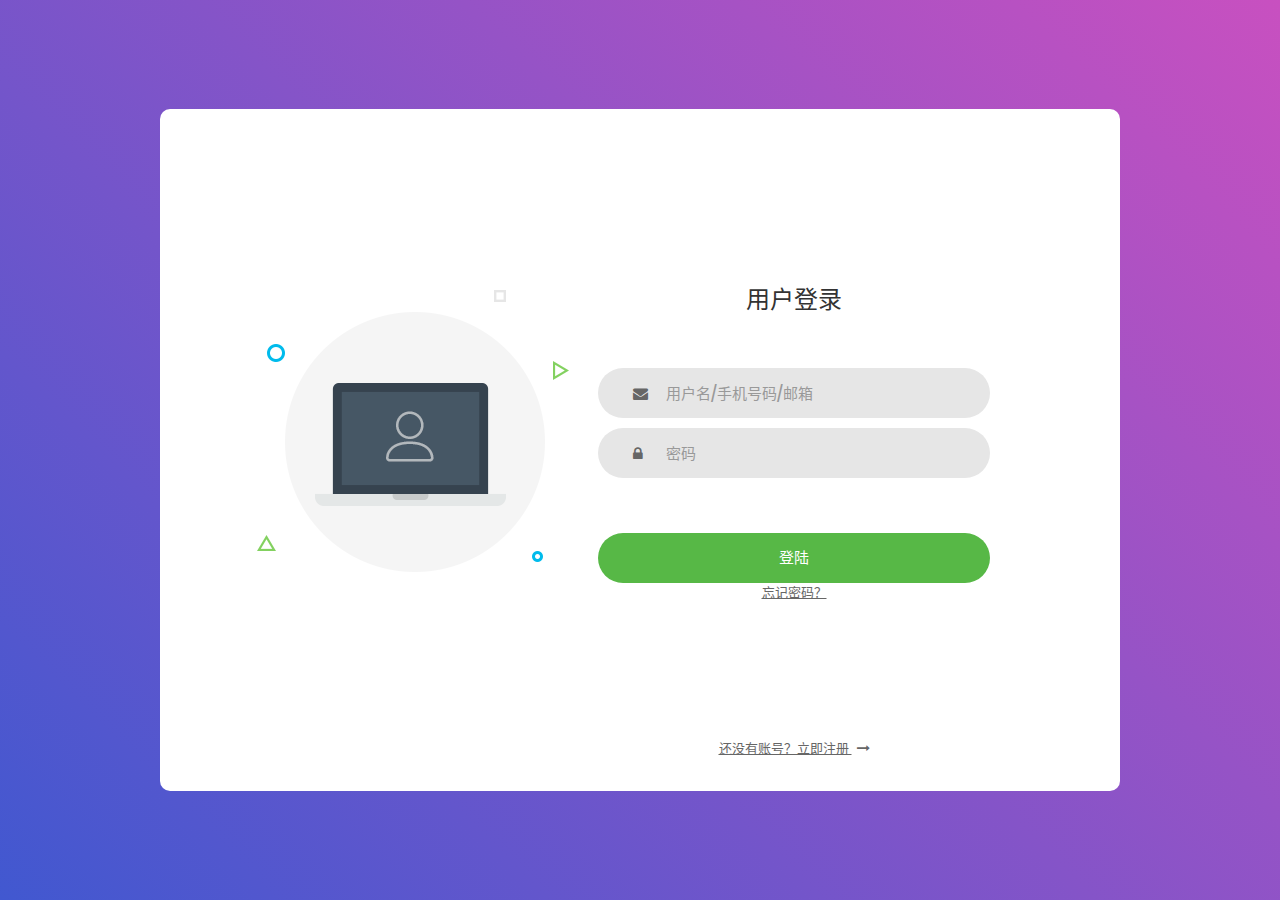
<file: finance/login.html>
﻿<!DOCTYPE html>
<html lang="zh-CN">

<head>
    <title>记账后台管理系统</title>
    <meta charset="utf-8">
    <meta name="viewport" content="width=device-width, initial-scale=1">

    <!-- <link rel="stylesheet" href="./css/bootstrap.min.css"> -->

    <!--图标-->
    <link rel="stylesheet" type="text/css" href="css/font-awesome.min.css">

    <!--布局框架-->
    <link rel="stylesheet" type="text/css" href="css/util.css">

    <!--主要样式-->
    <link rel="stylesheet" type="text/css" href="css/main.css">

    <link rel="stylesheet" href="./css/common.css">

</head>

<body>
<div class="login">
    <div class="container-login100">
        <div class="wrap-login100">
            <div class="login100-pic js-tilt" data-tilt>
                <img src="img/img-01.png" alt="IMG">
            </div>
            <div class="" id="ajaxForm">
					<span class="login100-form-title">
						用户登录
					</span>

                <div class="wrap-input100 validate-input">
                    <input class="input100" type="text" id="username" placeholder="用户名/手机号码/邮箱">
                    <span class="focus-input100"></span>
                    <span class="symbol-input100">
							<i class="fa fa-envelope" aria-hidden="true"></i>
						</span>
                </div>

                <div class="wrap-input100 validate-input">
                    <input class="input100" type="password" id="password" placeholder="密码">
                    <span class="focus-input100"></span>
                    <span class="symbol-input100">
							<i class="fa fa-lock" aria-hidden="true"></i>
						</span>
                </div>
                <div id="notices" class="wrap-input100 validate-input" style="height: 15px;">

                </div>

                <div class="container-login100-form-btn">
                    <button class="login100-form-btn" id="login">
                        登陆
                    </button>
                </div>

                <div class="text-center ">
                    <a class="txt2" href="javascript:">
                        忘记密码？
                    </a>
                </div>

                <div class="text-center p-t-136">
                    <a class="txt2" href="#">
                        还没有账号？立即注册
                        <i class="fa fa-long-arrow-right m-l-5" aria-hidden="true"></i>
                    </a>
                </div>
            </div>
        </div>
    </div>
</div>

</body>
<script src="./js/jquery-2.1.1.min.js"></script>
<script src="./js/jquery.form.min.js"></script>
<script src="./js/app/common.js"></script>
<script src="./js/utils/memoryUtils.js"></script>
<script src="./js/utils/storageUtils.js"></script>
<script src="./js/app/login.js"></script>

</html>
</file>
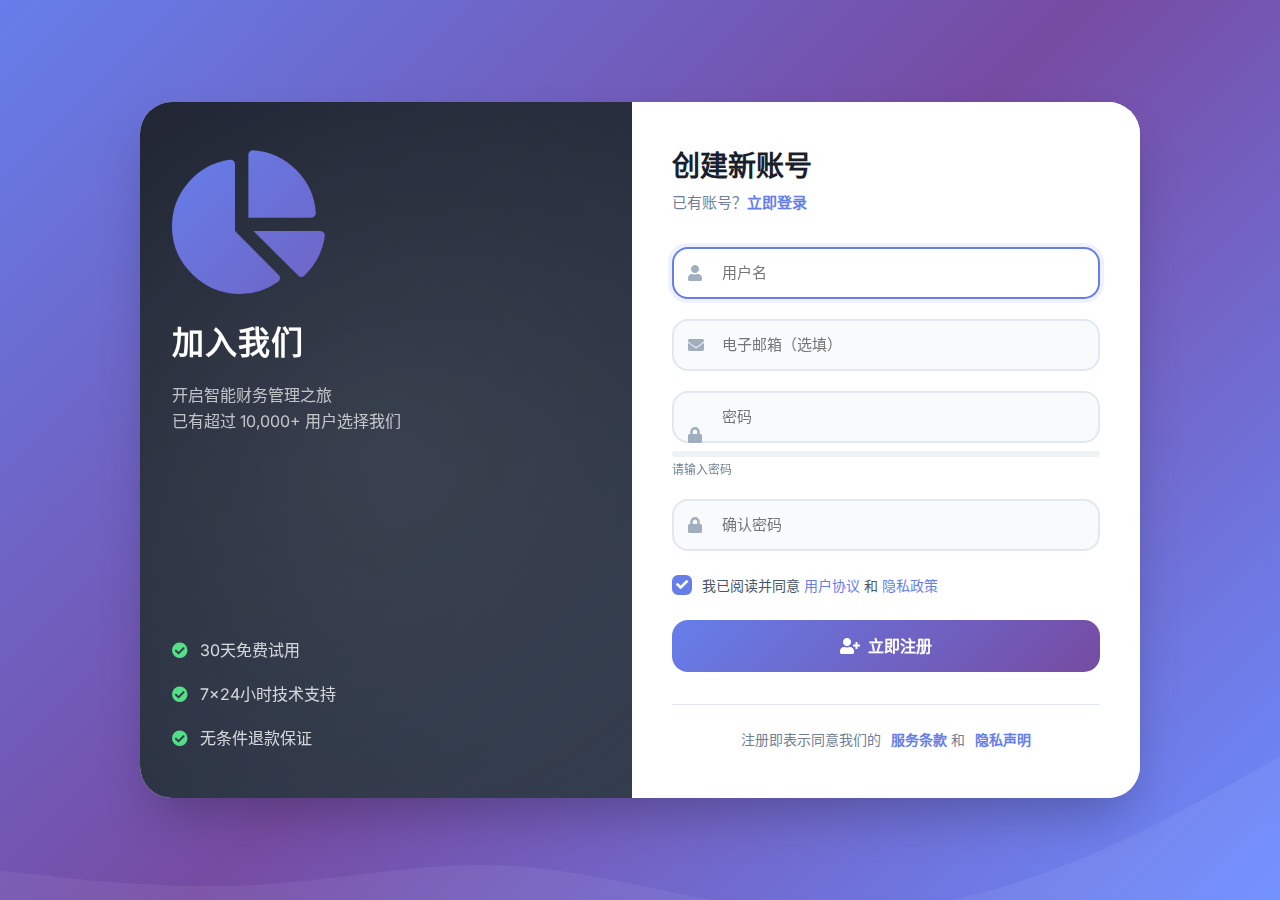
<file: financeUI/register.html>
<!DOCTYPE html>
<html lang="zh-CN">

<head>
  <title>注册 · 记账后台管理系统</title>
  <meta charset="utf-8">
  <meta name="viewport" content="width=device-width, initial-scale=1, maximum-scale=1, user-scalable=no">

  <!-- Bootstrap 4 -->
  <link rel="stylesheet" href="https://cdn.jsdelivr.net/npm/bootstrap@4.6.0/dist/css/bootstrap.min.css">

  <!-- Font Awesome 5 -->
  <link rel="stylesheet" href="https://cdnjs.cloudflare.com/ajax/libs/font-awesome/5.15.4/css/all.min.css">

  <!-- 谷歌字体 -->
  <link href="https://fonts.googleapis.com/css2?family=Inter:wght@300;400;500;600;700&display=swap" rel="stylesheet">

  <!-- Animate.css -->
  <link rel="stylesheet" href="https://cdnjs.cloudflare.com/ajax/libs/animate.css/4.1.1/animate.min.css">

  <style>
    * {
      margin: 0;
      padding: 0;
      box-sizing: border-box;
    }

    body {
      font-family: 'Inter', sans-serif;
      overflow-x: hidden;
    }

    /* 🌈 渐变背景 */
    .register-container {
      min-height: 100vh;
      background: linear-gradient(135deg, #667eea 0%, #764ba2 50%, #6b8cff 100%);
      position: relative;
      display: flex;
      align-items: center;
      justify-content: center;
      padding: 20px;
    }

    /* 动态波浪背景 */
    .wave-bg {
      position: absolute;
      bottom: 0;
      left: 0;
      width: 100%;
      height: 200px;
      background: url('data:image/svg+xml,<svg xmlns="http://www.w3.org/2000/svg" viewBox="0 0 1440 320"><path fill="%23ffffff" fill-opacity="0.1" d="M0,192L48,197.3C96,203,192,213,288,208C384,203,480,181,576,186.7C672,192,768,224,864,234.7C960,245,1056,235,1152,202.7C1248,171,1344,117,1392,90.7L1440,64L1440,320L1392,320C1344,320,1248,320,1152,320C1056,320,960,320,864,320C768,320,672,320,576,320C480,320,384,320,288,320C192,320,96,320,48,320L0,320Z"></path></svg>');
      background-size: cover;
      background-repeat: no-repeat;
      opacity: 0.6;
    }

    /* 注册卡片 */
    .register-card {
      position: relative;
      width: 100%;
      max-width: 1000px;
      background: rgba(255, 255, 255, 0.95);
      backdrop-filter: blur(10px);
      border-radius: 32px;
      box-shadow: 0 25px 50px -12px rgba(0, 0, 0, 0.25);
      overflow: hidden;
      display: flex;
      flex-wrap: wrap;
      animation: fadeInUp 0.8s ease;
      z-index: 10;
    }

    /* 左侧品牌区 */
    .brand-side {
      flex: 1;
      background: linear-gradient(145deg, #1a1f2e 0%, #2d3748 100%);
      padding: 48px 32px;
      display: flex;
      flex-direction: column;
      justify-content: space-between;
      position: relative;
      overflow: hidden;
    }

    .brand-side::before {
      content: '';
      position: absolute;
      top: -50%;
      left: -50%;
      width: 200%;
      height: 200%;
      background: radial-gradient(circle, rgba(255,255,255,0.1) 0%, transparent 70%);
      animation: rotate 20s linear infinite;
    }

    @keyframes rotate {
      from { transform: rotate(0deg); }
      to { transform: rotate(360deg); }
    }

    .brand-content {
      position: relative;
      z-index: 2;
    }

    .brand-icon {
      font-size: 48px;
      color: #667eea;
      background: linear-gradient(135deg, #667eea 0%, #764ba2 100%);
      -webkit-background-clip: text;
      -webkit-text-fill-color: transparent;
      margin-bottom: 24px;
    }

    .brand-title {
      font-size: 32px;
      font-weight: 700;
      color: white;
      margin-bottom: 16px;
      letter-spacing: 1px;
    }

    .brand-subtitle {
      font-size: 16px;
      color: rgba(255, 255, 255, 0.7);
      line-height: 1.6;
    }

    /* 右侧表单区 */
    .form-side {
      flex: 1;
      padding: 48px 40px;
      background: white;
    }

    .form-header {
      margin-bottom: 32px;
    }

    .form-title {
      font-size: 28px;
      font-weight: 700;
      color: #1a1f2e;
      margin-bottom: 8px;
    }

    .form-subtitle {
      font-size: 15px;
      color: #718096;
    }

    .form-subtitle a {
      color: #667eea;
      font-weight: 600;
      text-decoration: none;
    }

    .form-subtitle a:hover {
      color: #764ba2;
    }

    /* 表单组 */
    .form-group-custom {
      margin-bottom: 20px;
      position: relative;
    }

    .input-icon {
      position: absolute;
      left: 16px;
      top: 50%;
      transform: translateY(-50%);
      color: #a0aec0;
      font-size: 16px;
      transition: all 0.3s;
      z-index: 10;
    }

    .form-control-custom {
      width: 100%;
      height: 52px;
      padding: 12px 16px 12px 48px;
      border: 2px solid #e2e8f0;
      border-radius: 16px;
      font-size: 15px;
      transition: all 0.3s;
      background: #f8fafc;
    }

    .form-control-custom:focus {
      border-color: #667eea;
      background: white;
      box-shadow: 0 0 0 4px rgba(102, 126, 234, 0.1);
      outline: none;
    }

    .form-control-custom.is-invalid {
      border-color: #fc8181;
      background: #fff5f5;
    }

    .invalid-feedback {
      color: #e53e3e;
      font-size: 13px;
      margin-top: 6px;
      padding-left: 16px;
    }

    /* 密码强度指示器 */
    .password-strength {
      margin-top: 8px;
      height: 6px;
      border-radius: 3px;
      background: #edf2f7;
      overflow: hidden;
    }

    .strength-bar {
      height: 100%;
      width: 0;
      transition: all 0.3s;
      border-radius: 3px;
    }

    .strength-text {
      font-size: 12px;
      margin-top: 4px;
      color: #718096;
    }

    /* 协议勾选 */
    .agree-checkbox {
      display: flex;
      align-items: center;
      margin: 24px 0;
      cursor: pointer;
    }

    .checkbox-custom {
      width: 20px;
      height: 20px;
      border: 2px solid #e2e8f0;
      border-radius: 6px;
      margin-right: 10px;
      display: flex;
      align-items: center;
      justify-content: center;
      transition: all 0.2s;
      background: white;
    }

    .checkbox-custom i {
      color: white;
      font-size: 12px;
      opacity: 0;
      transition: all 0.2s;
    }

    .agree-checkbox input {
      display: none;
    }

    .agree-checkbox input:checked + .checkbox-custom {
      background: #667eea;
      border-color: #667eea;
    }

    .agree-checkbox input:checked + .checkbox-custom i {
      opacity: 1;
    }

    /* 注册按钮 */
    .btn-register {
      width: 100%;
      height: 52px;
      background: linear-gradient(135deg, #667eea 0%, #764ba2 100%);
      border: none;
      border-radius: 16px;
      color: white;
      font-size: 16px;
      font-weight: 600;
      display: flex;
      align-items: center;
      justify-content: center;
      transition: all 0.3s;
      position: relative;
      overflow: hidden;
    }

    .btn-register:hover {
      transform: translateY(-2px);
      box-shadow: 0 10px 25px rgba(102, 126, 234, 0.4);
    }

    .btn-register i {
      margin-right: 8px;
      transition: transform 0.3s;
    }

    .btn-register:hover i {
      transform: translateX(4px);
    }

    .btn-register:disabled {
      opacity: 0.7;
      cursor: not-allowed;
      transform: none;
    }

    /* 提示消息 */
    .alert-message {
      padding: 12px 16px;
      border-radius: 12px;
      font-size: 14px;
      display: flex;
      align-items: center;
      margin-bottom: 20px;
      animation: slideIn 0.3s ease;
    }

    .alert-message i {
      margin-right: 8px;
      font-size: 16px;
    }

    .alert-error {
      background: #fff5f5;
      color: #c53030;
      border: 1px solid #fed7d7;
    }

    .alert-success {
      background: #f0fff4;
      color: #276749;
      border: 1px solid #c6f6d5;
    }

    .alert-info {
      background: #ebf8ff;
      color: #2c5282;
      border: 1px solid #bee3f8;
    }

    /* 登录链接 */
    .login-link {
      text-align: center;
      margin-top: 32px;
      padding-top: 24px;
      border-top: 1px solid #e2e8f0;
      color: #718096;
      font-size: 14px;
    }

    .login-link a {
      color: #667eea;
      font-weight: 600;
      text-decoration: none;
      margin-left: 6px;
    }

    .login-link a:hover {
      color: #764ba2;
    }

    /* 动画 */
    @keyframes fadeInUp {
      from {
        opacity: 0;
        transform: translateY(30px);
      }
      to {
        opacity: 1;
        transform: translateY(0);
      }
    }

    @keyframes slideIn {
      from {
        opacity: 0;
        transform: translateX(-20px);
      }
      to {
        opacity: 1;
        transform: translateX(0);
      }
    }

    /* 响应式 */
    @media (max-width: 768px) {
      .register-card {
        flex-direction: column;
      }

      .brand-side {
        padding: 32px 24px;
      }

      .form-side {
        padding: 32px 24px;
      }

      .brand-title {
        font-size: 28px;
      }

      .form-title {
        font-size: 24px;
      }
    }
  </style>
</head>

<body>
<div class="register-container">
  <div class="wave-bg"></div>

  <div class="register-card animate__animated animate__fadeIn">
    <!-- 左侧品牌区 -->
    <div class="brand-side">
      <div class="brand-content">
        <div class="brand-icon">
          <i class="fas fa-chart-pie fa-3x"></i>
        </div>
        <div class="brand-title">加入我们</div>
        <div class="brand-subtitle">
          开启智能财务管理之旅<br>
          已有超过 10,000+ 用户选择我们
        </div>
      </div>

      <div style="margin-top: 40px;">
        <div style="display: flex; align-items: center; margin-bottom: 20px; color: rgba(255,255,255,0.8);">
          <i class="fas fa-check-circle" style="color: #4ade80; margin-right: 12px;"></i>
          <span>30天免费试用</span>
        </div>
        <div style="display: flex; align-items: center; margin-bottom: 20px; color: rgba(255,255,255,0.8);">
          <i class="fas fa-check-circle" style="color: #4ade80; margin-right: 12px;"></i>
          <span>7x24小时技术支持</span>
        </div>
        <div style="display: flex; align-items: center; color: rgba(255,255,255,0.8);">
          <i class="fas fa-check-circle" style="color: #4ade80; margin-right: 12px;"></i>
          <span>无条件退款保证</span>
        </div>
      </div>
    </div>

    <!-- 右侧注册表单区 -->
    <div class="form-side">
      <div class="form-header">
        <h2 class="form-title">创建新账号</h2>
        <p class="form-subtitle">
          已有账号？<a href="/login">立即登录</a>
        </p>
      </div>

      <!-- 提示信息 -->
      <div id="notices"></div>

      <!-- 注册表单 -->
      <form id="registerForm" method="post">
        <div class="form-group-custom">
          <i class="fas fa-user input-icon"></i>
          <input type="text" class="form-control-custom" id="username" name="username"
                 placeholder="用户名" autocomplete="username" autofocus>
          <div class="invalid-feedback" id="usernameError"></div>
        </div>

        <div class="form-group-custom">
          <i class="fas fa-envelope input-icon"></i>
          <input type="email" class="form-control-custom" id="email" name="email"
                 placeholder="电子邮箱（选填）" autocomplete="email">
        </div>

        <div class="form-group-custom">
          <i class="fas fa-lock input-icon"></i>
          <input type="password" class="form-control-custom" id="password1" name="password1"
                 placeholder="密码" autocomplete="new-password">
          <!-- 密码强度 -->
          <div class="password-strength">
            <div class="strength-bar" id="strengthBar"></div>
          </div>
          <div class="strength-text" id="strengthText">请输入密码</div>
          <div class="invalid-feedback" id="password1Error"></div>
        </div>

        <div class="form-group-custom">
          <i class="fas fa-lock input-icon"></i>
          <input type="password" class="form-control-custom" id="password2" name="password2"
                 placeholder="确认密码" autocomplete="new-password">
          <div class="invalid-feedback" id="password2Error"></div>
        </div>

        <!-- 用户协议 -->
        <label class="agree-checkbox">
          <input type="checkbox" id="agreeTerms" checked>
          <span class="checkbox-custom">
                            <i class="fas fa-check"></i>
                        </span>
          <span style="font-size: 14px; color: #4a5568;">
                            我已阅读并同意 <a href="#" style="color: #667eea; text-decoration: none;">用户协议</a> 和
                            <a href="#" style="color: #667eea; text-decoration: none;">隐私政策</a>
                        </span>
        </label>

        <button type="submit" class="btn-register" id="registerBtn">
          <i class="fas fa-user-plus"></i>
          立即注册
        </button>

        <div class="login-link">
          注册即表示同意我们的
          <a href="#">服务条款</a> 和
          <a href="#">隐私声明</a>
        </div>
      </form>
    </div>
  </div>
</div>

<!-- JavaScript -->
<script src="https://code.jquery.com/jquery-3.6.0.min.js"></script>
<script src="https://cdn.jsdelivr.net/npm/bootstrap@4.6.0/dist/js/bootstrap.bundle.min.js"></script>
<script src="./js/utils/constantUtils.js"></script>
<script>
  $(function() {
    // 输入框焦点动画
    $('.form-control-custom').on('focus', function() {
      $(this).siblings('.input-icon').css('color', '#667eea');
    }).on('blur', function() {
      $(this).siblings('.input-icon').css('color', '#a0aec0');
    });

    // 密码强度检测
    $('#password1').on('input', function() {
      var password = $(this).val();
      var strength = 0;
      var bar = $('#strengthBar');
      var text = $('#strengthText');

      if (password.length >= 6) strength += 25;
      if (password.length >= 8) strength += 15;
      if (/[a-z]/.test(password)) strength += 15;
      if (/[A-Z]/.test(password)) strength += 15;
      if (/[0-9]/.test(password)) strength += 15;
      if (/[^a-zA-Z0-9]/.test(password)) strength += 15;

      strength = Math.min(strength, 100);
      bar.css('width', strength + '%');

      if (strength < 30) {
        bar.css('background', '#fc8181');
        text.text('密码强度：弱').css('color', '#e53e3e');
      } else if (strength < 60) {
        bar.css('background', '#fbbf24');
        text.text('密码强度：中').css('color', '#b45309');
      } else {
        bar.css('background', '#4ade80');
        text.text('密码强度：强').css('color', '#276749');
      }

      if (password.length === 0) {
        bar.css('width', '0');
        text.text('请输入密码').css('color', '#718096');
      }
    });

    // 实时确认密码匹配
    $('#password2').on('input', function() {
      var pwd1 = $('#password1').val();
      var pwd2 = $(this).val();

      if (pwd2.length > 0) {
        if (pwd1 !== pwd2) {
          $(this).addClass('is-invalid');
          $('#password2Error').text('两次输入的密码不一致');
        } else {
          $(this).removeClass('is-invalid');
          $('#password2Error').text('');
        }
      } else {
        $(this).removeClass('is-invalid');
        $('#password2Error').text('');
      }
    });

    // 表单提交
    $('#registerForm').on('submit', function(e) {
      e.preventDefault();

      // 表单验证
      var username = $('#username').val().trim();
      var password1 = $('#password1').val();
      var password2 = $('#password2').val();
      var agreeTerms = $('#agreeTerms').is(':checked');

      // 清除旧错误状态
      $('.form-control-custom').removeClass('is-invalid');
      $('.invalid-feedback').text('');

      var isValid = true;

      if (!username) {
        $('#username').addClass('is-invalid');
        $('#usernameError').text('请输入用户名');
        isValid = false;
      } else if (username.length < 3) {
        $('#username').addClass('is-invalid');
        $('#usernameError').text('用户名至少3个字符');
        isValid = false;
      }

      if (!password1) {
        $('#password1').addClass('is-invalid');
        $('#password1Error').text('请输入密码');
        isValid = false;
      } else if (password1.length < 6) {
        $('#password1').addClass('is-invalid');
        $('#password1Error').text('密码至少6位');
        isValid = false;
      }

      if (!password2) {
        $('#password2').addClass('is-invalid');
        $('#password2Error').text('请确认密码');
        isValid = false;
      } else if (password1 !== password2) {
        $('#password2').addClass('is-invalid');
        $('#password2Error').text('两次输入的密码不一致');
        isValid = false;
      }

      if (!agreeTerms) {
        notices('请阅读并同意用户协议和隐私政策', 'error');
        isValid = false;
      }

      if (!isValid) return;

      // 提交按钮状态
      var $btn = $('#registerBtn');
      $btn.html('<i class="fas fa-spinner fa-spin"></i> 注册中...')
              .attr('disabled', true);

      // AJAX提交
      $.ajax({
        url: reg_url,  // 确保这个URL与urls.py配置一致
        type: 'POST',
        data: {
          username: username,
          password1: password1,
          password2: password2,
          email: $('#email').val(),
        },
        success: function(res) {
          if (res.code === '1') {
            notices(res.msg, 'success');
            // 注册成功，跳转到登录页或直接登录
            setTimeout(function() {
              if (res.redirect) {
                window.location.href = res.redirect;
              } else {
                window.location.href = './index.html';
              }
            }, 1500);
          } else {
            notices(res.msg, 'error');
            $btn.html('<i class="fas fa-user-plus"></i> 立即注册')
                    .attr('disabled', false);
          }
        },
        error: function(xhr) {
          var msg = '注册失败，请稍后重试';
          if (xhr.responseJSON && xhr.responseJSON.msg) {
            msg = xhr.responseJSON.msg;
          }
          notices(msg, 'error');
          $btn.html('<i class="fas fa-user-plus"></i> 立即注册')
                  .attr('disabled', false);
        }
      });
    });

    // 提示消息函数
    window.notices = function(msg, type = 'error') {
      var icon = 'fa-exclamation-circle';
      var className = 'alert-error';

      if (type === 'success') {
        icon = 'fa-check-circle';
        className = 'alert-success';
      } else if (type === 'info') {
        icon = 'fa-info-circle';
        className = 'alert-info';
      }

      var html = '<div class="alert-message ' + className + ' animate__animated animate__fadeInLeft">' +
              '<i class="fas ' + icon + '"></i>' +
              '<span>' + msg + '</span>' +
              '</div>';

      $('#notices').html(html);

      setTimeout(function() {
        $('#notices .alert-message').fadeOut(300, function() {
          $(this).remove();
        });
      }, 3000);
    };
  });
</script>
</body>

</html>
</file>
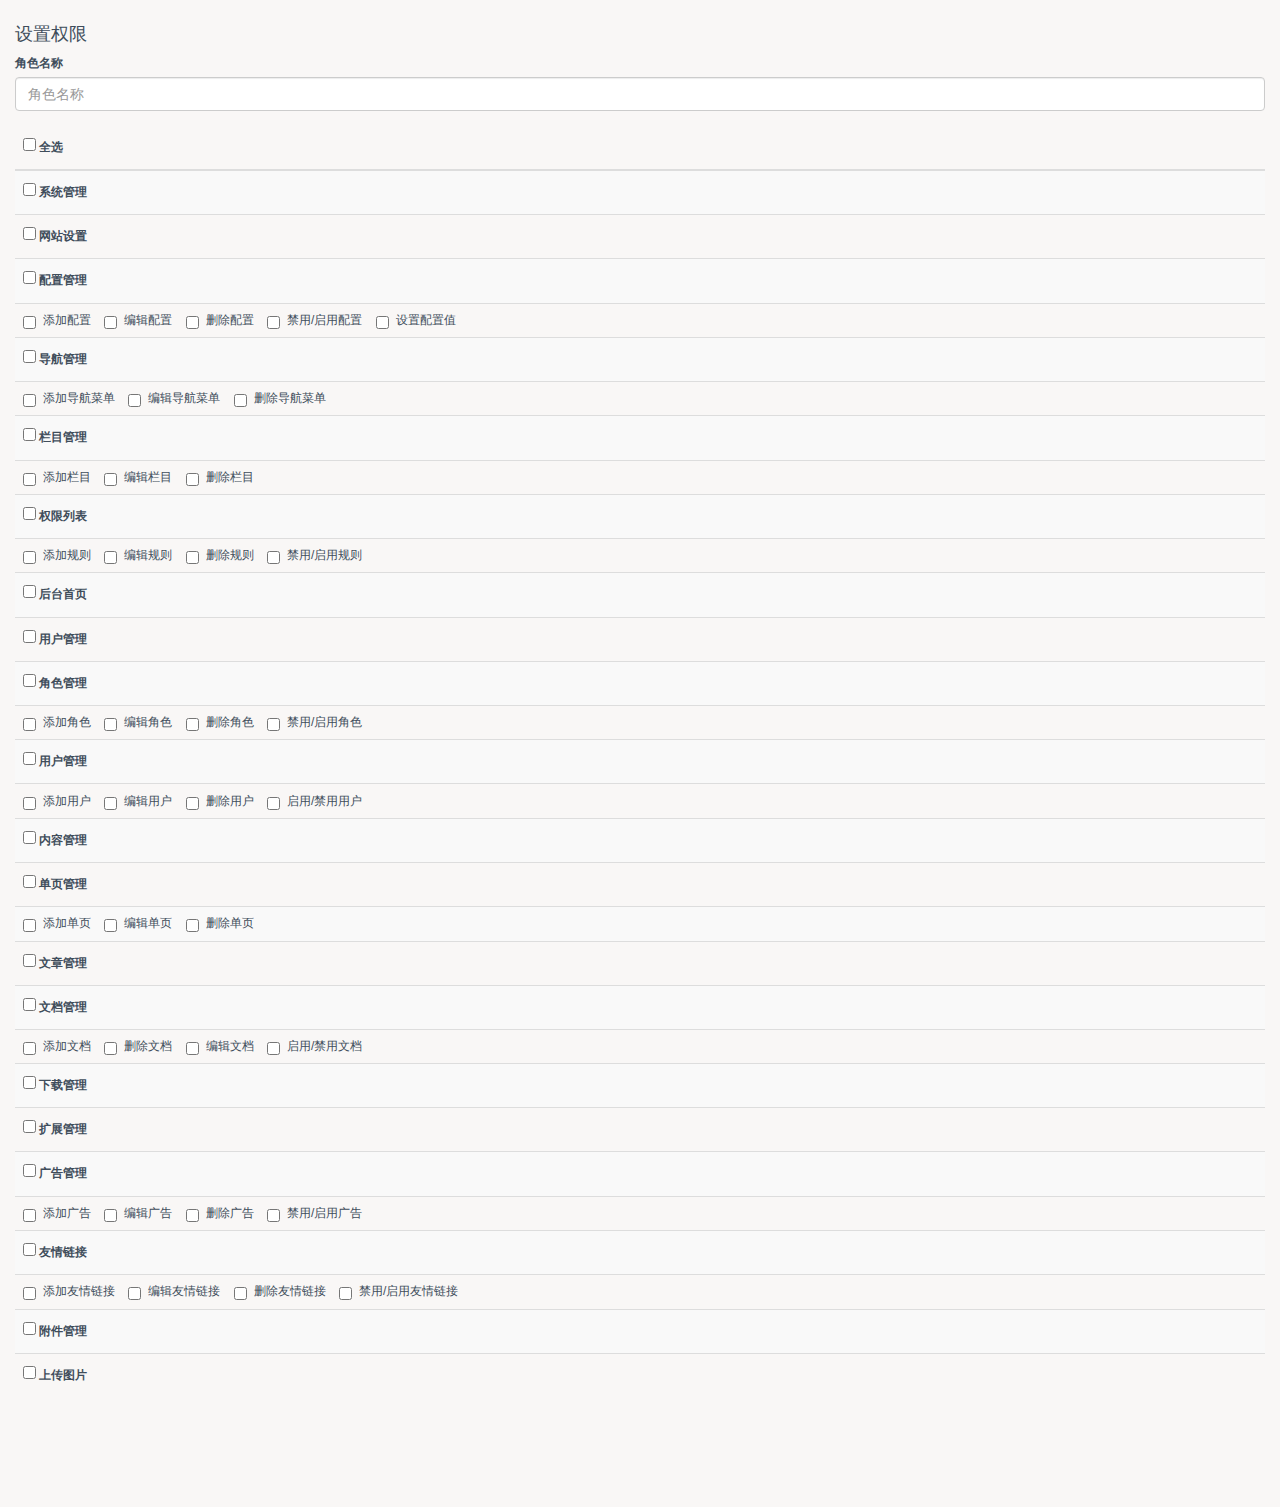
<file: finance/page/manager/pages_permission.html>
﻿<!DOCTYPE html>
<html lang="zh">
<head>
<meta charset="utf-8">
<meta name="viewport" content="width=device-width, initial-scale=1, maximum-scale=1, user-scalable=no" />
<title>设置权限</title>
<link href="../../css/bootstrap.min.css" rel="stylesheet">
<link href="../../css/fonts.css" rel="stylesheet">
<link href="../../css/style.css" rel="stylesheet">
</head>
  
<body>
    <!--页面主要内容-->
    <main class="ftdms-layout-content">
      
      <div class="container-fluid" style="margin-bottom:90px;">
        
        <div class="row" style="margin-top:15px;">
          <div class="col-lg-12">
            <div class="card">
              <div class="card-header"><h4>设置权限</h4></div>
              <div class="card-body">
                
                <form action="#!" method="post">
                  <div class="form-group">
                    <label for="example-text-input">角色名称</label>
                    <input class="form-control" type="text" name="role-input" placeholder="角色名称">
                  </div>
                  <div class="table-responsive">
                  <table class="table table-striped">
                    <thead>
                      <tr>
                        <th>
                          <label class="ftdms-checkbox checkbox-primary">
                            <input name="checkbox" type="checkbox" id="check-all">
                            <span> 全选</span>
                          </label>
                        </th>
                      </tr>
                    </thead>
                    <tbody>
                      <tr>
                        <td>
                          <label class="ftdms-checkbox checkbox-primary">
                            <input name="rules[]" type="checkbox" class="checkbox-parent" dataid="id-1" value="1">
                            <span> 系统管理</span>
                          </label>
                        </td>
                      </tr>
                      <tr>
                        <td class="p-l-20">
                          <label class="ftdms-checkbox checkbox-primary">
                            <input name="rules[]" type="checkbox" class="checkbox-parent checkbox-child" dataid="id-1-5" value="5">
                            <span> 网站设置</span>
                          </label>
                        </td>
                      </tr>
                      <tr>
                        <td class="p-l-20">
                          <label class="ftdms-checkbox checkbox-primary">
                            <input name="rules[]" type="checkbox" class="checkbox-parent checkbox-child" dataid="id-1-6" value="6">
                            <span> 配置管理</span>
                          </label>
                        </td>
                      </tr>
                      <tr>
                        <td class="p-l-40">
                          <label class="ftdms-checkbox checkbox-primary checkbox-inline">
                            <input name="rules[]" type="checkbox" class="checkbox-child" dataid="id-1-6-20" value="20">
                            <span> 添加配置</span>
                          </label>
                          <label class="ftdms-checkbox checkbox-primary checkbox-inline">
                            <input name="rules[]" type="checkbox" class="checkbox-child" dataid="id-1-6-21" value="21">
                            <span> 编辑配置</span>
                          </label>
                          <label class="ftdms-checkbox checkbox-primary checkbox-inline">
                            <input name="rules[]" type="checkbox" class="checkbox-child" dataid="id-1-6-44" value="44">
                            <span> 删除配置</span>
                          </label>
                          <label class="ftdms-checkbox checkbox-primary checkbox-inline">
                            <input name="rules[]" type="checkbox" class="checkbox-child" dataid="id-1-6-45" value="45">
                            <span> 禁用/启用配置</span>
                          </label>
                          <label class="ftdms-checkbox checkbox-primary checkbox-inline">
                            <input name="rules[]" type="checkbox" class="checkbox-child" dataid="id-1-6-46" value="46">
                            <span> 设置配置值</span>
                          </label>
                        </td>
                      </tr>
                      <tr>
                        <td class="p-l-20">
                          <label class="ftdms-checkbox checkbox-primary">
                            <input name="rules[]" type="checkbox" class="checkbox-parent checkbox-child" dataid="id-1-7" value="7">
                            <span> 导航管理</span>
                          </label>
                        </td>
                      </tr>
                      <tr>
                        <td class="p-l-40">
                          <label class="ftdms-checkbox checkbox-primary checkbox-inline">
                            <input name="rules[]" type="checkbox" class="checkbox-child" dataid="id-1-7-51" value="51">
                            <span> 添加导航菜单</span>
                          </label>
                          <label class="ftdms-checkbox checkbox-primary checkbox-inline">
                            <input name="rules[]" type="checkbox" class="checkbox-child" dataid="id-1-7-52" value="52">
                            <span> 编辑导航菜单</span>
                          </label>
                          <label class="ftdms-checkbox checkbox-primary checkbox-inline">
                            <input name="rules[]" type="checkbox" class="checkbox-child" dataid="id-1-7-53" value="53">
                            <span> 删除导航菜单</span>
                          </label>
                        </td>
                      </tr>
                      <tr>
                        <td class="p-l-20">
                          <label class="ftdms-checkbox checkbox-primary">
                            <input name="rules[]" type="checkbox" class="checkbox-parent checkbox-child" dataid="id-1-8" value="8">
                            <span> 栏目管理</span>
                          </label>
                        </td>
                      </tr>
                      <tr>
                        <td class="p-l-40">
                          <label class="ftdms-checkbox checkbox-primary checkbox-inline">
                            <input name="rules[]" type="checkbox" class="checkbox-child" dataid="id-1-8-40" value="40">
                            <span> 添加栏目</span>
                          </label>
                          <label class="ftdms-checkbox checkbox-primary checkbox-inline">
                            <input name="rules[]" type="checkbox" class="checkbox-child" dataid="id-1-8-41" value="41">
                            <span> 编辑栏目</span>
                          </label>
                          <label class="ftdms-checkbox checkbox-primary checkbox-inline">
                            <input name="rules[]" type="checkbox" class="checkbox-child" dataid="id-1-8-42" value="42">
                            <span> 删除栏目</span>
                          </label>
                        </td>
                      </tr>
                      <tr>
                        <td class="p-l-20">
                          <label class="ftdms-checkbox checkbox-primary">
                            <input name="rules[]" type="checkbox" class="checkbox-parent checkbox-child" dataid="id-1-9" value="9">
                            <span> 权限列表</span>
                          </label>
                        </td>
                      </tr>
                      <tr>
                        <td class="p-l-40">
                          <label class="ftdms-checkbox checkbox-primary checkbox-inline">
                            <input name="rules[]" type="checkbox" class="checkbox-child" dataid="id-1-9-36" value="36">
                            <span> 添加规则</span>
                          </label>
                          <label class="ftdms-checkbox checkbox-primary checkbox-inline">
                            <input name="rules[]" type="checkbox" class="checkbox-child" dataid="id-1-9-37" value="37">
                            <span> 编辑规则</span>
                          </label>
                          <label class="ftdms-checkbox checkbox-primary checkbox-inline">
                            <input name="rules[]" type="checkbox" class="checkbox-child" dataid="id-1-9-38" value="38">
                            <span> 删除规则</span>
                          </label>
                          <label class="ftdms-checkbox checkbox-primary checkbox-inline">
                            <input name="rules[]" type="checkbox" class="checkbox-child" dataid="id-1-9-39" value="39">
                            <span> 禁用/启用规则</span>
                          </label>
                        </td>
                      </tr>
                      <tr>
                        <td class="p-l-20">
                          <label class="ftdms-checkbox checkbox-primary">
                            <input name="rules[]" type="checkbox" class="checkbox-parent checkbox-child" dataid="id-1-73" value="73">
                            <span> 后台首页</span>
                          </label>
                        </td>
                      </tr>
                      <tr>
                        <td>
                          <label class="ftdms-checkbox checkbox-primary">
                            <input name="rules[]" type="checkbox" class="checkbox-parent" dataid="id-2" value="2">
                            <span> 用户管理</span>
                          </label>
                        </td>
                      </tr>
                      <tr>
                        <td class="p-l-20">
                          <label class="ftdms-checkbox checkbox-primary">
                            <input name="rules[]" type="checkbox" class="checkbox-parent checkbox-child" dataid="id-2-10" value="10">
                            <span> 角色管理</span>
                          </label>
                        </td>
                      </tr>
                      <tr>
                        <td class="p-l-40">
                          <label class="ftdms-checkbox checkbox-primary checkbox-inline">
                            <input name="rules[]" type="checkbox" class="checkbox-child" dataid="id-2-10-31" value="31">
                            <span> 添加角色</span>
                          </label>
                          <label class="ftdms-checkbox checkbox-primary checkbox-inline">
                            <input name="rules[]" type="checkbox" class="checkbox-child" dataid="id-2-10-33" value="33">
                            <span> 编辑角色</span>
                          </label>
                          <label class="ftdms-checkbox checkbox-primary checkbox-inline">
                            <input name="rules[]" type="checkbox" class="checkbox-child" dataid="id-2-10-34" value="34">
                            <span> 删除角色</span>
                          </label>
                          <label class="ftdms-checkbox checkbox-primary checkbox-inline">
                            <input name="rules[]" type="checkbox" class="checkbox-child" dataid="id-2-10-35" value="35">
                            <span> 禁用/启用角色</span>
                          </label>
                        </td>
                      </tr>
                      <tr>
                        <td class="p-l-20">
                          <label class="ftdms-checkbox checkbox-primary">
                            <input name="rules[]" type="checkbox" class="checkbox-parent checkbox-child" dataid="id-2-12" value="12">
                            <span> 用户管理</span>
                          </label>
                        </td>
                      </tr>
                      <tr>
                        <td class="p-l-40">
                          <label class="ftdms-checkbox checkbox-primary checkbox-inline checkbox-inline">
                            <input name="rules[]" type="checkbox" class="checkbox-child" dataid="id-2-12-62" value="62">
                            <span> 添加用户</span>
                          </label>
                          <label class="ftdms-checkbox checkbox-primary checkbox-inline checkbox-inline">
                            <input name="rules[]" type="checkbox" class="checkbox-child" dataid="id-2-12-63" value="63">
                            <span> 编辑用户</span>
                          </label>
                          <label class="ftdms-checkbox checkbox-primary checkbox-inline checkbox-inline">
                            <input name="rules[]" type="checkbox" class="checkbox-child" dataid="id-2-12-64" value="64">
                            <span> 删除用户</span>
                          </label>
                          <label class="ftdms-checkbox checkbox-primary checkbox-inline checkbox-inline">
                            <input name="rules[]" type="checkbox" class="checkbox-child" dataid="id-2-12-65" value="65">
                            <span> 启用/禁用用户</span>
                          </label>
                        </td>
                      </tr>
                      <tr>
                        <td>
                          <label class="ftdms-checkbox checkbox-primary">
                            <input name="rules[]" type="checkbox" class="checkbox-parent" dataid="id-3" value="3">
                            <span> 内容管理</span>
                          </label>
                        </td>
                      </tr>
                      <tr>
                        <td class="p-l-20">
                          <label class="ftdms-checkbox checkbox-primary">
                            <input name="rules[]" type="checkbox" class="checkbox-parent checkbox-child" dataid="id-3-13" value="13">
                            <span> 单页管理</span>
                          </label>
                        </td>
                      </tr>
                      <tr>
                        <td class="p-l-40">
                          <label class="ftdms-checkbox checkbox-primary checkbox-inline">
                            <input name="rules[]" type="checkbox" class="checkbox-child" dataid="id-3-13-58" value="58">
                            <span> 添加单页</span>
                          </label>
                          <label class="ftdms-checkbox checkbox-primary checkbox-inline">
                            <input name="rules[]" type="checkbox" class="checkbox-child" dataid="id-3-13-59" value="59">
                            <span> 编辑单页</span>
                          </label>
                          <label class="ftdms-checkbox checkbox-primary checkbox-inline">
                            <input name="rules[]" type="checkbox" class="checkbox-child" dataid="id-3-13-60" value="60">
                            <span> 删除单页</span>
                          </label>
                        </td>
                      </tr>
                      <tr>
                        <td class="p-l-20">
                          <label class="ftdms-checkbox checkbox-primary">
                            <input name="rules[]" type="checkbox" class="checkbox-parent checkbox-child" dataid="id-3-14" value="14">
                            <span> 文章管理</span>
                          </label>
                        </td>
                      </tr>
                      <tr>
                        <td class="p-l-20">
                          <label class="ftdms-checkbox checkbox-primary">
                            <input name="rules[]" type="checkbox" class="checkbox-parent checkbox-child" dataid="id-3-15" value="15">
                            <span> 文档管理</span>
                          </label>
                        </td>
                      </tr>
                      <tr>
                        <td class="p-l-40">
                          <label class="ftdms-checkbox checkbox-primary checkbox-inline checkbox-inline checkbox-inline">
                            <input name="rules[]" type="checkbox" class="checkbox-child" dataid="id-3-15-16" value="16">
                            <span> 添加文档</span>
                          </label>
                          <label class="ftdms-checkbox checkbox-primary checkbox-inline checkbox-inline checkbox-inline">
                            <input name="rules[]" type="checkbox" class="checkbox-child" dataid="id-3-15-61" value="61">
                            <span> 删除文档</span>
                          </label>
                          <label class="ftdms-checkbox checkbox-primary checkbox-inline checkbox-inline checkbox-inline">
                            <input name="rules[]" type="checkbox" class="checkbox-child" dataid="id-3-15-75" value="75">
                            <span> 编辑文档</span>
                          </label>
                          <label class="ftdms-checkbox checkbox-primary checkbox-inline checkbox-inline checkbox-inline">
                            <input name="rules[]" type="checkbox" class="checkbox-child" dataid="id-3-15-79" value="79">
                            <span> 启用/禁用文档</span>
                          </label>
                        </td>
                      </tr>
                      <tr>
                        <td class="p-l-20">
                          <label class="ftdms-checkbox checkbox-primary">
                            <input name="rules[]" type="checkbox" class="checkbox-parent checkbox-child" dataid="id-3-72" value="72">
                            <span> 下载管理</span>
                          </label>
                        </td>
                      </tr>
                      <tr>
                        <td>
                          <label class="ftdms-checkbox checkbox-primary">
                            <input name="rules[]" type="checkbox" class="checkbox-parent" dataid="id-4" value="4">
                            <span> 扩展管理</span>
                          </label>
                        </td>
                      </tr>
                      <tr>
                        <td class="p-l-20">
                          <label class="ftdms-checkbox checkbox-primary">
                            <input name="rules[]" type="checkbox" class="checkbox-parent checkbox-child" dataid="id-4-17" value="17">
                            <span> 广告管理</span>
                          </label>
                        </td>
                      </tr>
                      <tr>
                        <td class="p-l-40">
                          <label class="ftdms-checkbox checkbox-primary checkbox-inline checkbox-inline">
                            <input name="rules[]" type="checkbox" class="checkbox-child" dataid="id-4-17-27" value="27">
                            <span> 添加广告</span>
                          </label>
                          <label class="ftdms-checkbox checkbox-primary checkbox-inline checkbox-inline">
                            <input name="rules[]" type="checkbox" class="checkbox-child" dataid="id-4-17-28" value="28">
                            <span> 编辑广告</span>
                          </label>
                          <label class="ftdms-checkbox checkbox-primary checkbox-inline checkbox-inline">
                            <input name="rules[]" type="checkbox" class="checkbox-child" dataid="id-4-17-29" value="29">
                            <span> 删除广告</span>
                          </label>
                          <label class="ftdms-checkbox checkbox-primary checkbox-inline checkbox-inline">
                            <input name="rules[]" type="checkbox" class="checkbox-child" dataid="id-4-17-30" value="30">
                            <span> 禁用/启用广告</span>
                          </label>
                        </td>
                      </tr>
                      <tr>
                        <td class="p-l-20">
                          <label class="ftdms-checkbox checkbox-primary">
                            <input name="rules[]" type="checkbox" class="checkbox-parent checkbox-child" dataid="id-4-19" value="19">
                            <span> 友情链接</span>
                          </label>
                        </td>
                      </tr>
                      <tr>
                        <td class="p-l-40">
                          <label class="ftdms-checkbox checkbox-primary checkbox-inline">
                            <input name="rules[]" type="checkbox" class="checkbox-child" dataid="id-4-19-47" value="47">
                            <span> 添加友情链接</span>
                          </label>
                          <label class="ftdms-checkbox checkbox-primary checkbox-inline">
                            <input name="rules[]" type="checkbox" class="checkbox-child" dataid="id-4-19-48" value="48">
                            <span> 编辑友情链接</span>
                          </label>
                          <label class="ftdms-checkbox checkbox-primary checkbox-inline">
                            <input name="rules[]" type="checkbox" class="checkbox-child" dataid="id-4-19-49" value="49">
                            <span> 删除友情链接</span>
                          </label>
                          <label class="ftdms-checkbox checkbox-primary checkbox-inline">
                            <input name="rules[]" type="checkbox" class="checkbox-child" dataid="id-4-19-50" value="50">
                            <span> 禁用/启用友情链接</span>
                          </label>
                        </td>
                      </tr>
                      <tr>
                        <td class="p-l-20">
                          <label class="ftdms-checkbox checkbox-primary">
                            <input name="rules[]" type="checkbox" class="checkbox-parent checkbox-child" dataid="id-4-66" value="66">
                            <span> 附件管理</span>
                          </label>
                        </td>
                      </tr>
                      <tr>
                        <td class="p-l-40">
                          <label class="ftdms-checkbox checkbox-primary">
                            <input name="rules[]" type="checkbox" class="checkbox-child" dataid="id-4-66-67" value="67">
                            <span> 上传图片</span>
                          </label>
                        </td>
                      </tr>
                    </tbody>
                  </table>
                </div>
                </form>
                
              </div>
            </div>
          </div>
          
        </div>
        
      </div>
      
    </main>
    <!--End 页面主要内容-->

<script type="text/javascript" src="../../js/jquery-2.1.1.min.js"></script>
<script type="text/javascript" src="../../js/bootstrap.min.js"></script>
<script type="text/javascript" src="../../js/main.min.js"></script>
<script type="text/javascript" src="../../js/chosen.jquery.min.js"></script>

<script type="text/javascript">
$(function(){
    //动态选择框，上下级选中状态变化
    $('input.checkbox-parent').on('change', function(){
        var dataid = $(this).attr("dataid");
        $('input[dataid^=' + dataid + '-]').prop('checked', $(this).is(':checked'));
    });
    $('input.checkbox-child').on('change', function(){
        var dataid = $(this).attr("dataid");
            dataid = dataid.substring(0, dataid.lastIndexOf("-"));
        var parent = $('input[dataid=' + dataid + ']');
        if($(this).is(':checked')){
            parent.prop('checked', true);
            //循环到顶级
            while(dataid.lastIndexOf("-") != 2){
                dataid = dataid.substring(0, dataid.lastIndexOf("-"));
                parent = $('input[dataid=' + dataid + ']');
                parent.prop('checked', true);
            }
        }else{
            //父级
            if($('input[dataid^=' + dataid + '-]:checked').length == 0){
                parent.prop('checked', false);
                //循环到顶级
                while(dataid.lastIndexOf("-") != 2){
                    dataid = dataid.substring(0, dataid.lastIndexOf("-"));
                    parent = $('input[dataid=' + dataid + ']');
                    if($('input[dataid^=' + dataid + '-]:checked').length == 0){
                        parent.prop('checked', false);
                    }
                }
            }
        }
    });
});
</script>
</body>
</html>
</file>
<file: finance/css/default.css>
@font-face {
	font-family: 'icomoon';
	src:url('../fonts/icomoon.eot?rretjt');
	src:url('../fonts/icomoon.eot?#iefixrretjt') format('embedded-opentype'),
		url('../fonts/icomoon.woff?rretjt') format('woff'),
		url('../fonts/icomoon.ttf?rretjt') format('truetype'),
		url('../fonts/icomoon.svg?rretjt#icomoon') format('svg');
	font-weight: normal;
	font-style: normal;
}

[class^="icon-"], [class*=" icon-"] {
	font-family: 'icomoon';
	speak: none;
	font-style: normal;
	font-weight: normal;
	font-variant: normal;
	text-transform: none;
	line-height: 1;

	/* Better Font Rendering =========== */
	-webkit-font-smoothing: antialiased;
	-moz-osx-font-smoothing: grayscale;
}

body, html { font-size: 100%; 	padding: 0; margin: 0;}

/* Reset */
*,
*:after,
*:before {
	-webkit-box-sizing: border-box;
	-moz-box-sizing: border-box;
	box-sizing: border-box;
}

/* Clearfix hack by Nicolas Gallagher: http://nicolasgallagher.com/micro-clearfix-hack/ */
.clearfix:before,
.clearfix:after {
	content: " ";
	display: table;
}

.clearfix:after {
	clear: both;
}

body{
	background: #f9f7f6;
	color: #404d5b;
	font-weight: 500;
	font-size: 1.05em;
	font-family: "Segoe UI", "Lucida Grande", Helvetica, Arial, "Microsoft YaHei", FreeSans, Arimo, "Droid Sans", "wenquanyi micro hei", "Hiragino Sans GB", "Hiragino Sans GB W3", "FontAwesome", sans-serif;
}
a{color: #2fa0ec;text-decoration: none;outline: none;}
a:hover,a:focus{color:#74777b;}

.htmleaf-container{
	margin: 0 auto;
	text-align: center;
	overflow: hidden;
}
.htmleaf-content {
	font-size: 150%;
	padding: 1em 0;
}

.htmleaf-content h2 {
	margin: 0 0 2em;
	opacity: 0.1;
}

.htmleaf-content p {
	margin: 1em 0;
	padding: 5em 0 0 0;
	font-size: 0.65em;
}
.bgcolor-1 { background: #f0efee; }
.bgcolor-2 { background: #f9f9f9; }
.bgcolor-3 { background: #e8e8e8; }/*light grey*/
.bgcolor-4 { background: #2f3238; color: #fff; }/*Dark grey*/
.bgcolor-5 { background: #df6659; color: #521e18; }/*pink1*/
.bgcolor-6 { background: #2fa8ec; }/*sky blue*/
.bgcolor-7 { background: #d0d6d6; }/*White tea*/
.bgcolor-8 { background: #3d4444; color: #fff; }/*Dark grey2*/
.bgcolor-9 { background: #ef3f52; color: #fff;}/*pink2*/
.bgcolor-10{ background: #64448f; color: #fff;}/*Violet*/
.bgcolor-11{ background: #3755ad; color: #fff;}/*dark blue*/
.bgcolor-12{ background: #3498DB; color: #fff;}/*light blue*/
/* Header */
.htmleaf-header{
	padding: 1em 190px 1em;
	letter-spacing: -1px;
	text-align: center;
}
.htmleaf-header h1 {
	font-weight: 600;
	font-size: 2em;
	line-height: 1;
	margin-bottom: 0;
	font-family: "Segoe UI", "Lucida Grande", Helvetica, Arial, "Microsoft YaHei", FreeSans, Arimo, "Droid Sans", "wenquanyi micro hei", "Hiragino Sans GB", "Hiragino Sans GB W3", "FontAwesome", sans-serif;
}
.htmleaf-header h1 span {
	font-family: "Segoe UI", "Lucida Grande", Helvetica, Arial, "Microsoft YaHei", FreeSans, Arimo, "Droid Sans", "wenquanyi micro hei", "Hiragino Sans GB", "Hiragino Sans GB W3", "FontAwesome", sans-serif;
	display: block;
	font-size: 60%;
	font-weight: 400;
	padding: 0.8em 0 0.5em 0;
	color: #c3c8cd;
}
/*nav*/
.htmleaf-demo a{color: #1d7db1;text-decoration: none;}
.htmleaf-demo{width: 100%;padding-bottom: 1.2em;}
.htmleaf-demo a{display: inline-block;margin: 0.5em;padding: 0.6em 1em;border: 3px solid #1d7db1;font-weight: 700;}
.htmleaf-demo a:hover{opacity: 0.6;}
.htmleaf-demo a.current{background:#1d7db1;color: #fff; }
/* Top Navigation Style */
.htmleaf-links {
	position: relative;
	display: inline-block;
	white-space: nowrap;
	font-size: 1.5em;
	text-align: center;
}

.htmleaf-links::after {
	position: absolute;
	top: 0;
	left: 50%;
	margin-left: -1px;
	width: 2px;
	height: 100%;
	background: #dbdbdb;
	content: '';
	-webkit-transform: rotate3d(0,0,1,22.5deg);
	transform: rotate3d(0,0,1,22.5deg);
}

.htmleaf-icon {
	display: inline-block;
	margin: 0.5em;
	padding: 0em 0;
	width: 1.5em;
	text-decoration: none;
}

.htmleaf-icon span {
	display: none;
}

.htmleaf-icon:before {
	margin: 0 5px;
	text-transform: none;
	font-weight: normal;
	font-style: normal;
	font-variant: normal;
	font-family: 'icomoon';
	line-height: 1;
	speak: none;
	-webkit-font-smoothing: antialiased;
}
/* footer */
.htmleaf-footer{width: 100%;padding-top: 10px;}
.htmleaf-small{font-size: 0.8em;}
.center{text-align: center;}
/****/
.related {
	color: #fff;
	background: #333;
	text-align: center;
	font-size: 1.25em;
	padding: 0.5em 0;
	overflow: hidden;
}

.related > a {
	vertical-align: top;
	width: calc(100% - 20px);
	max-width: 340px;
	display: inline-block;
	text-align: center;
	margin: 20px 10px;
	padding: 25px;
	font-family: "Segoe UI", "Lucida Grande", Helvetica, Arial, "Microsoft YaHei", FreeSans, Arimo, "Droid Sans", "wenquanyi micro hei", "Hiragino Sans GB", "Hiragino Sans GB W3", "FontAwesome", sans-serif;
}
.related a {
	display: inline-block;
	text-align: left;
	margin: 20px auto;
	padding: 10px 20px;
	opacity: 0.8;
	-webkit-transition: opacity 0.3s;
	transition: opacity 0.3s;
	-webkit-backface-visibility: hidden;
}

.related a:hover,
.related a:active {
	opacity: 1;
}

.related a img {
	max-width: 100%;
	opacity: 0.8;
	border-radius: 4px;
}
.related a:hover img,
.related a:active img {
	opacity: 1;
}
.related h3{font-family: "Microsoft YaHei", sans-serif;}
.related a h3 {
	font-weight: 300;
	margin-top: 0.15em;
	color: #fff;
}
/* icomoon */
.icon-htmleaf-home-outline:before {
	content: "\e5000";
}

.icon-htmleaf-arrow-forward-outline:before {
	content: "\e5001";
}

@media screen and (max-width: 50em) {
	.htmleaf-header {
		padding: 3em 10% 4em;
	}
	.htmleaf-header h1 {
        font-size:2em;
    }
}


@media screen and (max-width: 40em) {
	.htmleaf-header h1 {
		font-size: 1.5em;
	}
}

@media screen and (max-width: 30em) {
    .htmleaf-header h1 {
        font-size:1.2em;
    }
}
</file>
<file: finance/css/style.css>
/* -------------------------------- 

Primary style

-------------------------------- */
*,
*::after,
*::before {
  box-sizing: border-box;
}

html {
  font-size: 62.5%;
}

body {
  font-size: 12px;
  font-family: "Segoe UI", "Lucida Grande", Helvetica, Arial, "Microsoft YaHei", FreeSans, Arimo, "Droid Sans", "wenquanyi micro hei", "Hiragino Sans GB", "Hiragino Sans GB W3", "FontAwesome", sans-serif;
  color: #404d5b;
  background-color: #f9f7f6;
  /* overflow-x: hidden; */
}

body::after {
  clear: both;
  content: "";
  display: table;
}

a {
  color: #1784c7;
  text-decoration: none;
}

input {
  font-family: "Segoe UI", "Lucida Grande", Helvetica, Arial, "Microsoft YaHei", FreeSans, Arimo, "Droid Sans", "wenquanyi micro hei", "Hiragino Sans GB", "Hiragino Sans GB W3", "FontAwesome", sans-serif;
  font-size: 1.6rem;
}

input[type="search"]::-webkit-search-decoration,
input[type="search"]::-webkit-search-cancel-button,
input[type="search"]::-webkit-search-results-button,
input[type="search"]::-webkit-search-results-decoration {
  display: none;
}

/* -------------------------------- 

Main Page Content

-------------------------------- */
.cd-main-content .content-wrapper {
  padding: 45px 5% 3em;
  padding-right: 1px;
}

.cd-main-content .content-wrapper h1 {
  text-align: center;
  padding: 3em 0;
  font-size: 2rem;
}

.cd-main-content::before {
  /* never visible - used to check MQ in jQuery */
  display: none;
  content: 'mobile';
}

@media only screen and (min-width: 768px) {
  .cd-main-content .content-wrapper {
    margin-left: 110px;
    padding-top: 38px;
  }

  .cd-main-content .content-wrapper h1 {
    padding: 4em 0;
    font-size: 3.2rem;
    font-weight: 300;
  }

  .cd-main-content::before {
    content: 'tablet';
  }
}

@media only screen and (min-width: 1170px) {
  .cd-main-content .content-wrapper {
    margin-left: 123px;
  }

  .cd-main-content::before {
    content: 'desktop';
  }
}

/* -------------------------------- 

Header

-------------------------------- */
.cd-main-header {
  position: absolute;
  z-index: 2;
  top: 0;
  left: 0;
  height: 45px;
  width: 100%;
  background: #3e454c;
  box-shadow: 0 1px 3px rgba(0, 0, 0, 0.2);
  -webkit-font-smoothing: antialiased;
  -moz-osx-font-smoothing: grayscale;
}

.cd-main-header::after {
  clear: both;
  content: "";
  display: table;
}

@media only screen and (min-width: 768px) {
  .cd-main-header {
    position: fixed;
    height: 55px;
  }
}

.cd-logo {
  float: left;
  display: block;
  margin: 11px 0 0 5%;
}

.cd-logo img {
  display: block;
}

@media only screen and (min-width: 768px) {
  .cd-logo {
    margin: 16px 0 0 36px;
  }
}

.cd-nav-trigger {
  /* navigation trigger - visible on mobile devices only */
  float: right;
  position: relative;
  display: block;
  width: 34px;
  height: 44px;
  margin-right: 5%;
  /* hide text */
  overflow: hidden;
  white-space: nowrap;
  color: transparent;
}

.cd-nav-trigger span,
.cd-nav-trigger span::before,
.cd-nav-trigger span::after {
  /* hamburger icon in CSS */
  position: absolute;
  display: inline-block;
  height: 3px;
  width: 24px;
  background: #ffffff;
}

.cd-nav-trigger span {
  /* line in the center */
  position: absolute;
  top: 50%;
  right: 5px;
  margin-top: -2px;
  -webkit-transition: background 0.2s;
  -moz-transition: background 0.2s;
  transition: background 0.2s;
}

.cd-nav-trigger span::before,
.cd-nav-trigger span::after {
  /* other 2 lines */
  content: '';
  right: 0;
  /* Force Hardware Acceleration in WebKit */
  -webkit-transform: translateZ(0);
  -moz-transform: translateZ(0);
  -ms-transform: translateZ(0);
  -o-transform: translateZ(0);
  transform: translateZ(0);
  -webkit-backface-visibility: hidden;
  backface-visibility: hidden;
  -webkit-transform-origin: 0% 50%;
  -moz-transform-origin: 0% 50%;
  -ms-transform-origin: 0% 50%;
  -o-transform-origin: 0% 50%;
  transform-origin: 0% 50%;
  -webkit-transition: -webkit-transform 0.2s;
  -moz-transition: -moz-transform 0.2s;
  transition: transform 0.2s;
}

.cd-nav-trigger span::before {
  /* menu icon top line */
  top: -6px;
}

.cd-nav-trigger span::after {
  /* menu icon bottom line */
  top: 6px;
}

.cd-nav-trigger.nav-is-visible span {
  /* hide line in the center */
  background: rgba(255, 255, 255, 0);
}

.cd-nav-trigger.nav-is-visible span::before,
.cd-nav-trigger.nav-is-visible span::after {
  /* keep visible other 2 lines */
  background: white;
}

.cd-nav-trigger.nav-is-visible span::before {
  -webkit-transform: translateX(4px) translateY(-3px) rotate(45deg);
  -moz-transform: translateX(4px) translateY(-3px) rotate(45deg);
  -ms-transform: translateX(4px) translateY(-3px) rotate(45deg);
  -o-transform: translateX(4px) translateY(-3px) rotate(45deg);
  transform: translateX(4px) translateY(-3px) rotate(45deg);
}

.cd-nav-trigger.nav-is-visible span::after {
  -webkit-transform: translateX(4px) translateY(2px) rotate(-45deg);
  -moz-transform: translateX(4px) translateY(2px) rotate(-45deg);
  -ms-transform: translateX(4px) translateY(2px) rotate(-45deg);
  -o-transform: translateX(4px) translateY(2px) rotate(-45deg);
  transform: translateX(4px) translateY(2px) rotate(-45deg);
}

@media only screen and (min-width: 768px) {
  .cd-nav-trigger {
    display: none;
  }
}

.cd-search {
  position: relative;
  margin: 1.2em 5% 0.6em;
}

.cd-search.is-hidden {
  opacity: 0;
}

.cd-search::before {
  /* lens icon */
  content: '';
  position: absolute;
  left: 8px;
  top: 50%;
  bottom: auto;
  -webkit-transform: translateY(-50%);
  -moz-transform: translateY(-50%);
  -ms-transform: translateY(-50%);
  -o-transform: translateY(-50%);
  transform: translateY(-50%);
  height: 16px;
  width: 16px;
  background: url(../img/cd-search.svg) no-repeat 0 0;
}

.cd-search input {
  padding-left: 32px;
  width: 100%;
  height: 36px;
  border: none;
  border-radius: .25em;
  -webkit-appearance: none;
  -moz-appearance: none;
  -ms-appearance: none;
  -o-appearance: none;
  appearance: none;
}

.cd-search input:focus {
  outline: none;
}


@media only screen and (min-width: 768px) {
  .cd-search {
    float: left;
    display: inline-block;
    width: 250px;
    height: 100%;
    margin: 0 0 0 2.5em;
  }

  .cd-search.is-hidden {
    /* reset style */
    opacity: 1;
  }

  .cd-search::before {
    background-position: 0 -16px;
    left: 1em;
  }

  .cd-search form,
  .cd-search input {
    height: 100%;
    width: 100%;
  }

  .cd-search input {
    border: none;
    padding-left: 2.6em;
    border-radius: 0;
    background-color: #3e454c;
    border-left: 1px solid #51575d;
    color: #ffffff;
  }

  .cd-search input::-webkit-input-placeholder {
    color: #777c81;
  }

  .cd-search input::-moz-placeholder {
    color: #777c81;
  }

  .cd-search input:-moz-placeholder {
    color: #777c81;
  }

  .cd-search input:-ms-input-placeholder {
    color: #777c81;
  }
}

/* -------------------------------- 

Top Navigation

-------------------------------- */
.cd-nav {
  /* top nav - not visible on mobile devices */
  display: none;
}

@media only screen and (min-width: 768px) {
  .cd-nav {
    display: block;
    float: right;
    height: 100%;
  }
}

.cd-top-nav>li>a::before {
  /* reset style */
  display: none;
}

.cd-top-nav>li a {
  padding: 1em 5% !important;
}

.cd-top-nav img {
  /* avatar image */
  position: absolute;
  left: 1.8em;
  top: 50%;
  bottom: auto;
  -webkit-transform: translateY(-50%);
  -moz-transform: translateY(-50%);
  -ms-transform: translateY(-50%);
  -o-transform: translateY(-50%);
  transform: translateY(-50%);
  height: 20px;
  width: 20px;
  border-radius: 50%;
  display: none;
}

@media only screen and (min-width: 768px) {
  .cd-top-nav {
    height: 100%;
  }

  .cd-top-nav a {
    display: block;
    font-size: 1.2rem;
    color: #ffffff;
    text-align: center;
  }

  .cd-top-nav>li {
    display: inline-block;
    /* margin-right: 1em; */
    height: 100%;
  }

  .cd-top-nav>li:last-of-type {
    margin-right: 0;
  }

  .cd-top-nav>li a {
    padding: 1em .6em !important;
  }

  .cd-top-nav img {
    display: block;
  }
}

@media only screen and (min-width: 1170px) {
  .cd-top-nav li:not(.has-children) a:hover {
    color: #1784c7;
  }
}

/* -------------------------------- 

Sidebar

-------------------------------- */
.cd-side-nav {
  position: absolute;
  z-index: 1;
  left: 0;
  top: 0;
  width: 100%;
  padding: 45px 0 0;
  background-color: #2c3136;
  visibility: hidden;
  opacity: 0;
  max-height: 100vh;
  overflow: hidden;
  -webkit-font-smoothing: antialiased;
  -moz-osx-font-smoothing: grayscale;
  -webkit-transition: opacity 0.2s 0s, visibility 0s 0.2s;
  -moz-transition: opacity 0.2s 0s, visibility 0s 0.2s;
  transition: opacity 0.2s 0s, visibility 0s 0.2s;
}

.cd-side-nav.nav-is-visible {
  opacity: 1;
  visibility: visible;
  overflow: visible;
  -webkit-overflow-scrolling: touch;
  -webkit-transition: opacity 0.2s 0s, visibility 0s 0s;
  -moz-transition: opacity 0.2s 0s, visibility 0s 0s;
  transition: opacity 0.2s 0s, visibility 0s 0s;
  max-height: none;
  box-shadow: 0 2px 10px rgba(0, 0, 0, 0.2);
}

.cd-side-nav>ul {
  padding: 0.6em 0;
}

.cd-side-nav>ul:last-of-type {
  padding-bottom: 0;
}

.cd-side-nav .cd-label,
.cd-side-nav a {
  display: block;
  padding: 1em 5%;
}

.cd-side-nav .cd-label {
  text-transform: uppercase;
  font-weight: bold;
  color: #646a6f;
  font-size: 1rem;
  letter-spacing: .1em;
}

.cd-side-nav a {
  position: relative;
  color: #ffffff;
  font-size: 1.4rem;
}

.cd-side-nav ul.cd-top-nav>li:last-of-type>a {
  border-bottom: none;
}

.cd-side-nav>ul>li>a {
  padding-left: calc(5% + 24px);
  border-bottom: 1px solid #373d44;
}

.cd-side-nav>ul>li>a::before {
  /* icon before item name */
  position: absolute;
  content: '';
  left: 5%;
  top: 50%;
  bottom: auto;
  -webkit-transform: translateY(-50%);
  -moz-transform: translateY(-50%);
  -ms-transform: translateY(-50%);
  -o-transform: translateY(-50%);
  transform: translateY(-50%);
  height: 16px;
  width: 16px;
  background: url(../img/cd-nav-icons.svg) no-repeat 0 0;
}

.cd-side-nav>ul>li.overview>a::before {
  background-position: -64px 0;
}

.cd-side-nav>ul>li.notifications>a::before {
  background-position: -80px 0;
}


.cd-side-nav>ul>li.views>a::before {
  background-position: -48px 0;
}

.cd-side-nav>ul>li.income>a::before {
  background-position: -32px 0;
}

.cd-side-nav>ul>li.images>a::before {
  background-position: 0 0;
}

.cd-side-nav>ul>li.users>a::before {
  background-position: -16px 0;
}

.cd-side-nav .count {
  /* notification badge */
  position: absolute;
  top: 50%;
  bottom: auto;
  -webkit-transform: translateY(-50%);
  -moz-transform: translateY(-50%);
  -ms-transform: translateY(-50%);
  -o-transform: translateY(-50%);
  transform: translateY(-50%);
  right: calc(10% + 46px + 1.4em);
  padding: 0.2em 0.4em;
  background-color: #ff7e66;
  border-radius: .25em;
  color: #ffffff;
  font-weight: bold;
  font-size: 1.2rem;
  text-align: center;
}

.cd-top-nav .count {
  top: 50%;
  bottom: auto;
  -webkit-transform: translateY(-50%);
  -moz-transform: translateY(-50%);
  -ms-transform: translateY(-50%);
  -o-transform: translateY(-50%);
  transform: translateY(-50%);
  right: calc(10% + 46px + 1.4em);
  padding: 0.2em 0.4em;
  background-color: #ff7e66;
  border-radius: .25em;
  color: #ffffff;
  font-weight: bold;
  font-size: 1.2rem;
  text-align: center;
}

.cd-side-nav .action-btn a {
  display: block;
  margin: 0 5%;
  padding: 1em 0;
  background-color: #1784c7;
  border-radius: .25em;
  border: none;
  box-shadow: 0 1px 3px rgba(0, 0, 0, 0.3), inset 0 1px 0 rgba(255, 255, 255, 0.2);
  text-align: center;
  color: #ffffff;
  font-weight: bold;
}

.cd-side-nav .action-btn a::before {
  display: none;
}

@media only screen and (min-width: 768px) {
  .cd-side-nav {
    position: relative;
    float: left;
    top: auto;
    width: 110px;
    min-height: 100vh;
    padding-top: 55px;
    /* reset style */
    visibility: visible;
    opacity: 1;
    overflow: visible;
    max-height: none;
  }

  .cd-side-nav.nav-is-visible {
    box-shadow: none;
  }

  .cd-side-nav.is-fixed {
    position: fixed;
  }

  .cd-side-nav>ul {
    /* reset style */
    padding: 0;
  }

  .cd-side-nav .cd-label {
    /* remove labels on minified version of the sidebar */
    display: none;
  }

  .cd-side-nav a {
    font-size: 1.2rem;
    text-align: center;
  }

  .cd-side-nav>ul>li>a {
    padding: calc(2.2em + 24px) 0 2.4em;
  }

  .cd-side-nav>ul>li>a::before {
    left: 50%;
    right: auto;
    -webkit-transform: translateX(-50%);
    -moz-transform: translateX(-50%);
    -ms-transform: translateX(-50%);
    -o-transform: translateX(-50%);
    transform: translateX(-50%);
    top: 2.4em;
  }

  .cd-side-nav .active>a {
    /* current page */
    box-shadow: inset 3px 0 0 #1784c7;
    background-color: #33383e;
  }

  .cd-side-nav .action-btn a {
    margin: 1em 10% 0;
  }

  .cd-side-nav .count,
  .cd-top-nav .count {
    height: 8px;
    width: 8px;
    border-radius: 50%;
    box-shadow: 0 0 6px rgba(0, 0, 0, 0.2);
    padding: 0;
    top: 2em;
    -webkit-transform: translateX(-50%);
    -moz-transform: translateX(-50%);
    -ms-transform: translateX(-50%);
    -o-transform: translateX(-50%);
    transform: translateX(-50%);
    left: calc(50% + 5px);
    right: auto;
    color: transparent;
  }
}

@media only screen and (min-width: 1170px) {
  .cd-side-nav {
    width: 200px;
  }

  .cd-side-nav>ul {
    padding: 0.6em 0;
  }

  .cd-side-nav>ul>li:not(.action-btn):hover>a {
    background-color: #33383e;
  }

  .cd-side-nav>ul>li>a {
    padding: 1em 1em 1em 42px;
    text-align: left;
    border-bottom: none;
  }

  .cd-side-nav>ul>li>a::before {
    top: 50%;
    bottom: auto;
    -webkit-transform: translateY(-50%);
    -moz-transform: translateY(-50%);
    -ms-transform: translateY(-50%);
    -o-transform: translateY(-50%);
    transform: translateY(-50%);
    left: 18px;
  }

  .cd-side-nav .cd-label {
    display: block;
    padding: 1em 18px;
  }

  .cd-side-nav .action-btn {
    text-align: left;
  }

  .cd-side-nav .action-btn a {
    margin: 0 18px;
  }

  .no-touch .cd-side-nav .action-btn a:hover {
    background-color: #1a93de;
  }

  .cd-side-nav .count,
  .cd-top-nav .count {
    /* reset style */
    color: #ffffff;
    height: auto;
    width: auto;
    border-radius: .25em;
    padding: .2em .4em;
    top: 50%;
    bottom: auto;
    -webkit-transform: translateY(-50%);
    -moz-transform: translateY(-50%);
    -ms-transform: translateY(-50%);
    -o-transform: translateY(-50%);
    transform: translateY(-50%);
    right: 30px;
    left: auto;
    box-shadow: none;
  }
}

/* .cd-top-nav .count {
  height: 20px;
} */

.has-children ul {
  position: relative;
  width: 100%;
  display: none;
  background-color: #1c1f22;
}

/* arrow icon */
/* .has-children>a::after {
  position: absolute;
  content: '';
  height: 16px;
  width: 8px;
  right: 5%;
  top: 50%;
  bottom: auto;
  -webkit-transform: translateY(-50%);
  -moz-transform: translateY(-50%);
  -ms-transform: translateY(-50%);
  -o-transform: translateY(-50%);
  transform: translateY(-50%);
  background: url(../img/cd-arrow.svg);
} */

.has-children.selected>ul {
  display: block;
}

/* .has-children.selected>a::after {
  -webkit-transform: translateY(-50%) rotate(180deg);
  -moz-transform: translateY(-50%) rotate(180deg);
  -ms-transform: translateY(-50%) rotate(180deg);
  -o-transform: translateY(-50%) rotate(180deg);
  transform: translateY(-50%) rotate(180deg);
} */

@media only screen and (min-width: 768px) {
  .has-children {
    position: relative;
  }

  .has-children ul {
    position: absolute;
    top: 0;
    left: 100%;
    width: 160px;
    padding: 0;
    box-shadow: 0 2px 10px rgba(0, 0, 0, 0.3);
  }

  .has-children ul a {
    text-align: left;
    border: none;
    padding: 1em;
  }

  .no-touch .has-children ul a:hover {
    color: #1784c7;
  }

  .has-children>a::after {
    display: none;
  }

  .cd-side-nav .has-children.selected>a {
    /* focus state -> show sub pages */
    background-color: #33383e;
  }

  .cd-top-nav .has-children {
    position: relative;
    background-color: #3e4b58;
  }

  .cd-top-nav .has-children>a {
    height: 100%;
    /* padding: 0 calc(1.8em + 10px) 0 calc(1.8em + 10px) !important; */
    padding: 0px 40px 0px 5px !important;
    line-height: 55px;
  }

  .cd-top-nav .has-children>a::after {
    display: block;
    right: 1.8em;
  }

  .cd-top-nav .has-children ul {
    background-color: #3e454c;
    width: 120px;
    top: 100%;
    right: 0;
    left: auto;
    box-shadow: 0 1px 10px rgba(0, 0, 0, 0.2);
  }

  .cd-top-nav .has-children ul a {
    padding-left: 8px !important;
  }
}

@media only screen and (min-width: 1170px) {
  .has-children>ul {
    width: 100%;
    z-index: 1;
  }

  .has-children ul a {
    padding-left: 18px;
  }

  .has-children.active>ul {
    /* if the item is active, make the subnavigation visible */
    position: relative;
    display: block;
    /* reset style */
    left: 0;
    box-shadow: none;
  }

  .no-touch .cd-side-nav .has-children:hover>ul,
  .cd-side-nav .has-children.hover>ul {
    /* show subnavigation on hover */
    display: block;
    opacity: 1;
    visibility: visible;
  }
}

.breadcrumb,
.breadcrumb-item a,
.breadcrumb>.active {
  font-size: 13px;
  font-family: "Segoe UI", "Lucida Grande", Helvetica, Arial, "Microsoft YaHei", FreeSans, Arimo, "Droid Sans", "wenquanyi micro hei", "Hiragino Sans GB", "Hiragino Sans GB W3", "FontAwesome", sans-serif;
  color: #3e454c;
  background-color: #feeeed;
}

.breadcrumb>.active {
  color: gray;
}

.breadcrumb {
  padding: 0px 0px 0px 10px;
  margin-top: 56px;
  margin-left: 200px;
  height: 23px;
}

.submenuactive {
  background-color: #FF7E66;
}

.cd-nav .cd-top-nav .badge {
  position: absolute;
  top: .375rem;
  right: 10px;
  transform: translate(-30%, 50%);
}

.badge:empty {
  display: inline-block;
  width: .5rem;
  height: .5rem;
  min-width: 0;
  min-height: auto;
  padding: 0;
  border-radius: 100rem;
}

.badge:empty {
  display: none;
}


.badge {
  display: inline-flex;
  justify-content: center;
  align-items: center;
  background: #c6cad0;
  overflow: hidden;
  -webkit-user-select: none;
  -moz-user-select: none;
  -ms-user-select: none;
  user-select: none;
  padding: calc(.25rem - 1px) .25rem;
  height: 1.25rem;
  border: 1px solid transparent;
  min-width: 1.25rem;
  font-weight: 600;
  font-size: .625rem;
  letter-spacing: .04em;
  text-transform: uppercase;
}

.bg-red {
  background: #d63939;
}

@-webkit-keyframes zy {
  10% {
    transform: rotate(15deg);
  }

  20% {
    transform: rotate(-10deg);
  }

  30% {
    transform: rotate(5deg);
  }

  40% {
    transform: rotate(-5deg);
  }

  50%,
  100% {
    transform: rotate(0deg);
  }
}

#notices {
  animation: zy 1.5s .15s linear infinite;
  animation: zy 1.5s .15s linear infinite;
  animation: zy 1.5s .15s linear infinite;
  animation: zy 1.5s .15s linear infinite;
}

#messages {
  animation: zy 1.8s .18s linear infinite;
  animation: zy 1.8s .18s linear infinite;
  animation: zy 1.8s .18s linear infinite;
  animation: zy 1.8s .15s linear infinite;
}
</file>
<file: finance/css/util.css>
﻿/*[ FONT SIZE ]
///////////////////////////////////////////////////////////
*/
.fs-1 {font-size: 1px;}
.fs-2 {font-size: 2px;}
.fs-3 {font-size: 3px;}
.fs-4 {font-size: 4px;}
.fs-5 {font-size: 5px;}
.fs-6 {font-size: 6px;}
.fs-7 {font-size: 7px;}
.fs-8 {font-size: 8px;}
.fs-9 {font-size: 9px;}
.fs-10 {font-size: 10px;}
.fs-11 {font-size: 11px;}
.fs-12 {font-size: 12px;}
.fs-13 {font-size: 13px;}
.fs-14 {font-size: 14px;}
.fs-15 {font-size: 15px;}
.fs-16 {font-size: 16px;}
.fs-17 {font-size: 17px;}
.fs-18 {font-size: 18px;}
.fs-19 {font-size: 19px;}
.fs-20 {font-size: 20px;}
.fs-21 {font-size: 21px;}
.fs-22 {font-size: 22px;}
.fs-23 {font-size: 23px;}
.fs-24 {font-size: 24px;}
.fs-25 {font-size: 25px;}
.fs-26 {font-size: 26px;}
.fs-27 {font-size: 27px;}
.fs-28 {font-size: 28px;}
.fs-29 {font-size: 29px;}
.fs-30 {font-size: 30px;}
.fs-31 {font-size: 31px;}
.fs-32 {font-size: 32px;}
.fs-33 {font-size: 33px;}
.fs-34 {font-size: 34px;}
.fs-35 {font-size: 35px;}
.fs-36 {font-size: 36px;}
.fs-37 {font-size: 37px;}
.fs-38 {font-size: 38px;}
.fs-39 {font-size: 39px;}
.fs-40 {font-size: 40px;}
.fs-41 {font-size: 41px;}
.fs-42 {font-size: 42px;}
.fs-43 {font-size: 43px;}
.fs-44 {font-size: 44px;}
.fs-45 {font-size: 45px;}
.fs-46 {font-size: 46px;}
.fs-47 {font-size: 47px;}
.fs-48 {font-size: 48px;}
.fs-49 {font-size: 49px;}
.fs-50 {font-size: 50px;}
.fs-51 {font-size: 51px;}
.fs-52 {font-size: 52px;}
.fs-53 {font-size: 53px;}
.fs-54 {font-size: 54px;}
.fs-55 {font-size: 55px;}
.fs-56 {font-size: 56px;}
.fs-57 {font-size: 57px;}
.fs-58 {font-size: 58px;}
.fs-59 {font-size: 59px;}
.fs-60 {font-size: 60px;}
.fs-61 {font-size: 61px;}
.fs-62 {font-size: 62px;}
.fs-63 {font-size: 63px;}
.fs-64 {font-size: 64px;}
.fs-65 {font-size: 65px;}
.fs-66 {font-size: 66px;}
.fs-67 {font-size: 67px;}
.fs-68 {font-size: 68px;}
.fs-69 {font-size: 69px;}
.fs-70 {font-size: 70px;}
.fs-71 {font-size: 71px;}
.fs-72 {font-size: 72px;}
.fs-73 {font-size: 73px;}
.fs-74 {font-size: 74px;}
.fs-75 {font-size: 75px;}
.fs-76 {font-size: 76px;}
.fs-77 {font-size: 77px;}
.fs-78 {font-size: 78px;}
.fs-79 {font-size: 79px;}
.fs-80 {font-size: 80px;}
.fs-81 {font-size: 81px;}
.fs-82 {font-size: 82px;}
.fs-83 {font-size: 83px;}
.fs-84 {font-size: 84px;}
.fs-85 {font-size: 85px;}
.fs-86 {font-size: 86px;}
.fs-87 {font-size: 87px;}
.fs-88 {font-size: 88px;}
.fs-89 {font-size: 89px;}
.fs-90 {font-size: 90px;}
.fs-91 {font-size: 91px;}
.fs-92 {font-size: 92px;}
.fs-93 {font-size: 93px;}
.fs-94 {font-size: 94px;}
.fs-95 {font-size: 95px;}
.fs-96 {font-size: 96px;}
.fs-97 {font-size: 97px;}
.fs-98 {font-size: 98px;}
.fs-99 {font-size: 99px;}
.fs-100 {font-size: 100px;}
.fs-101 {font-size: 101px;}
.fs-102 {font-size: 102px;}
.fs-103 {font-size: 103px;}
.fs-104 {font-size: 104px;}
.fs-105 {font-size: 105px;}
.fs-106 {font-size: 106px;}
.fs-107 {font-size: 107px;}
.fs-108 {font-size: 108px;}
.fs-109 {font-size: 109px;}
.fs-110 {font-size: 110px;}
.fs-111 {font-size: 111px;}
.fs-112 {font-size: 112px;}
.fs-113 {font-size: 113px;}
.fs-114 {font-size: 114px;}
.fs-115 {font-size: 115px;}
.fs-116 {font-size: 116px;}
.fs-117 {font-size: 117px;}
.fs-118 {font-size: 118px;}
.fs-119 {font-size: 119px;}
.fs-120 {font-size: 120px;}
.fs-121 {font-size: 121px;}
.fs-122 {font-size: 122px;}
.fs-123 {font-size: 123px;}
.fs-124 {font-size: 124px;}
.fs-125 {font-size: 125px;}
.fs-126 {font-size: 126px;}
.fs-127 {font-size: 127px;}
.fs-128 {font-size: 128px;}
.fs-129 {font-size: 129px;}
.fs-130 {font-size: 130px;}
.fs-131 {font-size: 131px;}
.fs-132 {font-size: 132px;}
.fs-133 {font-size: 133px;}
.fs-134 {font-size: 134px;}
.fs-135 {font-size: 135px;}
.fs-136 {font-size: 136px;}
.fs-137 {font-size: 137px;}
.fs-138 {font-size: 138px;}
.fs-139 {font-size: 139px;}
.fs-140 {font-size: 140px;}
.fs-141 {font-size: 141px;}
.fs-142 {font-size: 142px;}
.fs-143 {font-size: 143px;}
.fs-144 {font-size: 144px;}
.fs-145 {font-size: 145px;}
.fs-146 {font-size: 146px;}
.fs-147 {font-size: 147px;}
.fs-148 {font-size: 148px;}
.fs-149 {font-size: 149px;}
.fs-150 {font-size: 150px;}
.fs-151 {font-size: 151px;}
.fs-152 {font-size: 152px;}
.fs-153 {font-size: 153px;}
.fs-154 {font-size: 154px;}
.fs-155 {font-size: 155px;}
.fs-156 {font-size: 156px;}
.fs-157 {font-size: 157px;}
.fs-158 {font-size: 158px;}
.fs-159 {font-size: 159px;}
.fs-160 {font-size: 160px;}
.fs-161 {font-size: 161px;}
.fs-162 {font-size: 162px;}
.fs-163 {font-size: 163px;}
.fs-164 {font-size: 164px;}
.fs-165 {font-size: 165px;}
.fs-166 {font-size: 166px;}
.fs-167 {font-size: 167px;}
.fs-168 {font-size: 168px;}
.fs-169 {font-size: 169px;}
.fs-170 {font-size: 170px;}
.fs-171 {font-size: 171px;}
.fs-172 {font-size: 172px;}
.fs-173 {font-size: 173px;}
.fs-174 {font-size: 174px;}
.fs-175 {font-size: 175px;}
.fs-176 {font-size: 176px;}
.fs-177 {font-size: 177px;}
.fs-178 {font-size: 178px;}
.fs-179 {font-size: 179px;}
.fs-180 {font-size: 180px;}
.fs-181 {font-size: 181px;}
.fs-182 {font-size: 182px;}
.fs-183 {font-size: 183px;}
.fs-184 {font-size: 184px;}
.fs-185 {font-size: 185px;}
.fs-186 {font-size: 186px;}
.fs-187 {font-size: 187px;}
.fs-188 {font-size: 188px;}
.fs-189 {font-size: 189px;}
.fs-190 {font-size: 190px;}
.fs-191 {font-size: 191px;}
.fs-192 {font-size: 192px;}
.fs-193 {font-size: 193px;}
.fs-194 {font-size: 194px;}
.fs-195 {font-size: 195px;}
.fs-196 {font-size: 196px;}
.fs-197 {font-size: 197px;}
.fs-198 {font-size: 198px;}
.fs-199 {font-size: 199px;}
.fs-200 {font-size: 200px;}

/*[ PADDING ]
///////////////////////////////////////////////////////////
*/
.p-t-0 {padding-top: 0px;}
.p-t-1 {padding-top: 1px;}
.p-t-2 {padding-top: 2px;}
.p-t-3 {padding-top: 3px;}
.p-t-4 {padding-top: 4px;}
.p-t-5 {padding-top: 5px;}
.p-t-6 {padding-top: 6px;}
.p-t-7 {padding-top: 7px;}
.p-t-8 {padding-top: 8px;}
.p-t-9 {padding-top: 9px;}
.p-t-10 {padding-top: 10px;}
.p-t-11 {padding-top: 11px;}
.p-t-12 {padding-top: 12px;}
.p-t-13 {padding-top: 13px;}
.p-t-14 {padding-top: 14px;}
.p-t-15 {padding-top: 15px;}
.p-t-16 {padding-top: 16px;}
.p-t-17 {padding-top: 17px;}
.p-t-18 {padding-top: 18px;}
.p-t-19 {padding-top: 19px;}
.p-t-20 {padding-top: 20px;}
.p-t-21 {padding-top: 21px;}
.p-t-22 {padding-top: 22px;}
.p-t-23 {padding-top: 23px;}
.p-t-24 {padding-top: 24px;}
.p-t-25 {padding-top: 25px;}
.p-t-26 {padding-top: 26px;}
.p-t-27 {padding-top: 27px;}
.p-t-28 {padding-top: 28px;}
.p-t-29 {padding-top: 29px;}
.p-t-30 {padding-top: 30px;}
.p-t-31 {padding-top: 31px;}
.p-t-32 {padding-top: 32px;}
.p-t-33 {padding-top: 33px;}
.p-t-34 {padding-top: 34px;}
.p-t-35 {padding-top: 35px;}
.p-t-36 {padding-top: 36px;}
.p-t-37 {padding-top: 37px;}
.p-t-38 {padding-top: 38px;}
.p-t-39 {padding-top: 39px;}
.p-t-40 {padding-top: 40px;}
.p-t-41 {padding-top: 41px;}
.p-t-42 {padding-top: 42px;}
.p-t-43 {padding-top: 43px;}
.p-t-44 {padding-top: 44px;}
.p-t-45 {padding-top: 45px;}
.p-t-46 {padding-top: 46px;}
.p-t-47 {padding-top: 47px;}
.p-t-48 {padding-top: 48px;}
.p-t-49 {padding-top: 49px;}
.p-t-50 {padding-top: 50px;}
.p-t-51 {padding-top: 51px;}
.p-t-52 {padding-top: 52px;}
.p-t-53 {padding-top: 53px;}
.p-t-54 {padding-top: 54px;}
.p-t-55 {padding-top: 55px;}
.p-t-56 {padding-top: 56px;}
.p-t-57 {padding-top: 57px;}
.p-t-58 {padding-top: 58px;}
.p-t-59 {padding-top: 59px;}
.p-t-60 {padding-top: 60px;}
.p-t-61 {padding-top: 61px;}
.p-t-62 {padding-top: 62px;}
.p-t-63 {padding-top: 63px;}
.p-t-64 {padding-top: 64px;}
.p-t-65 {padding-top: 65px;}
.p-t-66 {padding-top: 66px;}
.p-t-67 {padding-top: 67px;}
.p-t-68 {padding-top: 68px;}
.p-t-69 {padding-top: 69px;}
.p-t-70 {padding-top: 70px;}
.p-t-71 {padding-top: 71px;}
.p-t-72 {padding-top: 72px;}
.p-t-73 {padding-top: 73px;}
.p-t-74 {padding-top: 74px;}
.p-t-75 {padding-top: 75px;}
.p-t-76 {padding-top: 76px;}
.p-t-77 {padding-top: 77px;}
.p-t-78 {padding-top: 78px;}
.p-t-79 {padding-top: 79px;}
.p-t-80 {padding-top: 80px;}
.p-t-81 {padding-top: 81px;}
.p-t-82 {padding-top: 82px;}
.p-t-83 {padding-top: 83px;}
.p-t-84 {padding-top: 84px;}
.p-t-85 {padding-top: 85px;}
.p-t-86 {padding-top: 86px;}
.p-t-87 {padding-top: 87px;}
.p-t-88 {padding-top: 88px;}
.p-t-89 {padding-top: 89px;}
.p-t-90 {padding-top: 90px;}
.p-t-91 {padding-top: 91px;}
.p-t-92 {padding-top: 92px;}
.p-t-93 {padding-top: 93px;}
.p-t-94 {padding-top: 94px;}
.p-t-95 {padding-top: 95px;}
.p-t-96 {padding-top: 96px;}
.p-t-97 {padding-top: 97px;}
.p-t-98 {padding-top: 98px;}
.p-t-99 {padding-top: 99px;}
.p-t-100 {padding-top: 100px;}
.p-t-101 {padding-top: 101px;}
.p-t-102 {padding-top: 102px;}
.p-t-103 {padding-top: 103px;}
.p-t-104 {padding-top: 104px;}
.p-t-105 {padding-top: 105px;}
.p-t-106 {padding-top: 106px;}
.p-t-107 {padding-top: 107px;}
.p-t-108 {padding-top: 108px;}
.p-t-109 {padding-top: 109px;}
.p-t-110 {padding-top: 110px;}
.p-t-111 {padding-top: 111px;}
.p-t-112 {padding-top: 112px;}
.p-t-113 {padding-top: 113px;}
.p-t-114 {padding-top: 114px;}
.p-t-115 {padding-top: 115px;}
.p-t-116 {padding-top: 116px;}
.p-t-117 {padding-top: 117px;}
.p-t-118 {padding-top: 118px;}
.p-t-119 {padding-top: 119px;}
.p-t-120 {padding-top: 120px;}
.p-t-121 {padding-top: 121px;}
.p-t-122 {padding-top: 122px;}
.p-t-123 {padding-top: 123px;}
.p-t-124 {padding-top: 124px;}
.p-t-125 {padding-top: 125px;}
.p-t-126 {padding-top: 126px;}
.p-t-127 {padding-top: 127px;}
.p-t-128 {padding-top: 128px;}
.p-t-129 {padding-top: 129px;}
.p-t-130 {padding-top: 130px;}
.p-t-131 {padding-top: 131px;}
.p-t-132 {padding-top: 132px;}
.p-t-133 {padding-top: 133px;}
.p-t-134 {padding-top: 134px;}
.p-t-135 {padding-top: 135px;}
.p-t-136 {padding-top: 136px;}
.p-t-137 {padding-top: 137px;}
.p-t-138 {padding-top: 138px;}
.p-t-139 {padding-top: 139px;}
.p-t-140 {padding-top: 140px;}
.p-t-141 {padding-top: 141px;}
.p-t-142 {padding-top: 142px;}
.p-t-143 {padding-top: 143px;}
.p-t-144 {padding-top: 144px;}
.p-t-145 {padding-top: 145px;}
.p-t-146 {padding-top: 146px;}
.p-t-147 {padding-top: 147px;}
.p-t-148 {padding-top: 148px;}
.p-t-149 {padding-top: 149px;}
.p-t-150 {padding-top: 150px;}
.p-t-151 {padding-top: 151px;}
.p-t-152 {padding-top: 152px;}
.p-t-153 {padding-top: 153px;}
.p-t-154 {padding-top: 154px;}
.p-t-155 {padding-top: 155px;}
.p-t-156 {padding-top: 156px;}
.p-t-157 {padding-top: 157px;}
.p-t-158 {padding-top: 158px;}
.p-t-159 {padding-top: 159px;}
.p-t-160 {padding-top: 160px;}
.p-t-161 {padding-top: 161px;}
.p-t-162 {padding-top: 162px;}
.p-t-163 {padding-top: 163px;}
.p-t-164 {padding-top: 164px;}
.p-t-165 {padding-top: 165px;}
.p-t-166 {padding-top: 166px;}
.p-t-167 {padding-top: 167px;}
.p-t-168 {padding-top: 168px;}
.p-t-169 {padding-top: 169px;}
.p-t-170 {padding-top: 170px;}
.p-t-171 {padding-top: 171px;}
.p-t-172 {padding-top: 172px;}
.p-t-173 {padding-top: 173px;}
.p-t-174 {padding-top: 174px;}
.p-t-175 {padding-top: 175px;}
.p-t-176 {padding-top: 176px;}
.p-t-177 {padding-top: 177px;}
.p-t-178 {padding-top: 178px;}
.p-t-179 {padding-top: 179px;}
.p-t-180 {padding-top: 180px;}
.p-t-181 {padding-top: 181px;}
.p-t-182 {padding-top: 182px;}
.p-t-183 {padding-top: 183px;}
.p-t-184 {padding-top: 184px;}
.p-t-185 {padding-top: 185px;}
.p-t-186 {padding-top: 186px;}
.p-t-187 {padding-top: 187px;}
.p-t-188 {padding-top: 188px;}
.p-t-189 {padding-top: 189px;}
.p-t-190 {padding-top: 190px;}
.p-t-191 {padding-top: 191px;}
.p-t-192 {padding-top: 192px;}
.p-t-193 {padding-top: 193px;}
.p-t-194 {padding-top: 194px;}
.p-t-195 {padding-top: 195px;}
.p-t-196 {padding-top: 196px;}
.p-t-197 {padding-top: 197px;}
.p-t-198 {padding-top: 198px;}
.p-t-199 {padding-top: 199px;}
.p-t-200 {padding-top: 200px;}
.p-t-201 {padding-top: 201px;}
.p-t-202 {padding-top: 202px;}
.p-t-203 {padding-top: 203px;}
.p-t-204 {padding-top: 204px;}
.p-t-205 {padding-top: 205px;}
.p-t-206 {padding-top: 206px;}
.p-t-207 {padding-top: 207px;}
.p-t-208 {padding-top: 208px;}
.p-t-209 {padding-top: 209px;}
.p-t-210 {padding-top: 210px;}
.p-t-211 {padding-top: 211px;}
.p-t-212 {padding-top: 212px;}
.p-t-213 {padding-top: 213px;}
.p-t-214 {padding-top: 214px;}
.p-t-215 {padding-top: 215px;}
.p-t-216 {padding-top: 216px;}
.p-t-217 {padding-top: 217px;}
.p-t-218 {padding-top: 218px;}
.p-t-219 {padding-top: 219px;}
.p-t-220 {padding-top: 220px;}
.p-t-221 {padding-top: 221px;}
.p-t-222 {padding-top: 222px;}
.p-t-223 {padding-top: 223px;}
.p-t-224 {padding-top: 224px;}
.p-t-225 {padding-top: 225px;}
.p-t-226 {padding-top: 226px;}
.p-t-227 {padding-top: 227px;}
.p-t-228 {padding-top: 228px;}
.p-t-229 {padding-top: 229px;}
.p-t-230 {padding-top: 230px;}
.p-t-231 {padding-top: 231px;}
.p-t-232 {padding-top: 232px;}
.p-t-233 {padding-top: 233px;}
.p-t-234 {padding-top: 234px;}
.p-t-235 {padding-top: 235px;}
.p-t-236 {padding-top: 236px;}
.p-t-237 {padding-top: 237px;}
.p-t-238 {padding-top: 238px;}
.p-t-239 {padding-top: 239px;}
.p-t-240 {padding-top: 240px;}
.p-t-241 {padding-top: 241px;}
.p-t-242 {padding-top: 242px;}
.p-t-243 {padding-top: 243px;}
.p-t-244 {padding-top: 244px;}
.p-t-245 {padding-top: 245px;}
.p-t-246 {padding-top: 246px;}
.p-t-247 {padding-top: 247px;}
.p-t-248 {padding-top: 248px;}
.p-t-249 {padding-top: 249px;}
.p-t-250 {padding-top: 250px;}
.p-b-0 {padding-bottom: 0px;}
.p-b-1 {padding-bottom: 1px;}
.p-b-2 {padding-bottom: 2px;}
.p-b-3 {padding-bottom: 3px;}
.p-b-4 {padding-bottom: 4px;}
.p-b-5 {padding-bottom: 5px;}
.p-b-6 {padding-bottom: 6px;}
.p-b-7 {padding-bottom: 7px;}
.p-b-8 {padding-bottom: 8px;}
.p-b-9 {padding-bottom: 9px;}
.p-b-10 {padding-bottom: 10px;}
.p-b-11 {padding-bottom: 11px;}
.p-b-12 {padding-bottom: 12px;}
.p-b-13 {padding-bottom: 13px;}
.p-b-14 {padding-bottom: 14px;}
.p-b-15 {padding-bottom: 15px;}
.p-b-16 {padding-bottom: 16px;}
.p-b-17 {padding-bottom: 17px;}
.p-b-18 {padding-bottom: 18px;}
.p-b-19 {padding-bottom: 19px;}
.p-b-20 {padding-bottom: 20px;}
.p-b-21 {padding-bottom: 21px;}
.p-b-22 {padding-bottom: 22px;}
.p-b-23 {padding-bottom: 23px;}
.p-b-24 {padding-bottom: 24px;}
.p-b-25 {padding-bottom: 25px;}
.p-b-26 {padding-bottom: 26px;}
.p-b-27 {padding-bottom: 27px;}
.p-b-28 {padding-bottom: 28px;}
.p-b-29 {padding-bottom: 29px;}
.p-b-30 {padding-bottom: 30px;}
.p-b-31 {padding-bottom: 31px;}
.p-b-32 {padding-bottom: 32px;}
.p-b-33 {padding-bottom: 33px;}
.p-b-34 {padding-bottom: 34px;}
.p-b-35 {padding-bottom: 35px;}
.p-b-36 {padding-bottom: 36px;}
.p-b-37 {padding-bottom: 37px;}
.p-b-38 {padding-bottom: 38px;}
.p-b-39 {padding-bottom: 39px;}
.p-b-40 {padding-bottom: 40px;}
.p-b-41 {padding-bottom: 41px;}
.p-b-42 {padding-bottom: 42px;}
.p-b-43 {padding-bottom: 43px;}
.p-b-44 {padding-bottom: 44px;}
.p-b-45 {padding-bottom: 45px;}
.p-b-46 {padding-bottom: 46px;}
.p-b-47 {padding-bottom: 47px;}
.p-b-48 {padding-bottom: 48px;}
.p-b-49 {padding-bottom: 49px;}
.p-b-50 {padding-bottom: 50px;}
.p-b-51 {padding-bottom: 51px;}
.p-b-52 {padding-bottom: 52px;}
.p-b-53 {padding-bottom: 53px;}
.p-b-54 {padding-bottom: 54px;}
.p-b-55 {padding-bottom: 55px;}
.p-b-56 {padding-bottom: 56px;}
.p-b-57 {padding-bottom: 57px;}
.p-b-58 {padding-bottom: 58px;}
.p-b-59 {padding-bottom: 59px;}
.p-b-60 {padding-bottom: 60px;}
.p-b-61 {padding-bottom: 61px;}
.p-b-62 {padding-bottom: 62px;}
.p-b-63 {padding-bottom: 63px;}
.p-b-64 {padding-bottom: 64px;}
.p-b-65 {padding-bottom: 65px;}
.p-b-66 {padding-bottom: 66px;}
.p-b-67 {padding-bottom: 67px;}
.p-b-68 {padding-bottom: 68px;}
.p-b-69 {padding-bottom: 69px;}
.p-b-70 {padding-bottom: 70px;}
.p-b-71 {padding-bottom: 71px;}
.p-b-72 {padding-bottom: 72px;}
.p-b-73 {padding-bottom: 73px;}
.p-b-74 {padding-bottom: 74px;}
.p-b-75 {padding-bottom: 75px;}
.p-b-76 {padding-bottom: 76px;}
.p-b-77 {padding-bottom: 77px;}
.p-b-78 {padding-bottom: 78px;}
.p-b-79 {padding-bottom: 79px;}
.p-b-80 {padding-bottom: 80px;}
.p-b-81 {padding-bottom: 81px;}
.p-b-82 {padding-bottom: 82px;}
.p-b-83 {padding-bottom: 83px;}
.p-b-84 {padding-bottom: 84px;}
.p-b-85 {padding-bottom: 85px;}
.p-b-86 {padding-bottom: 86px;}
.p-b-87 {padding-bottom: 87px;}
.p-b-88 {padding-bottom: 88px;}
.p-b-89 {padding-bottom: 89px;}
.p-b-90 {padding-bottom: 90px;}
.p-b-91 {padding-bottom: 91px;}
.p-b-92 {padding-bottom: 92px;}
.p-b-93 {padding-bottom: 93px;}
.p-b-94 {padding-bottom: 94px;}
.p-b-95 {padding-bottom: 95px;}
.p-b-96 {padding-bottom: 96px;}
.p-b-97 {padding-bottom: 97px;}
.p-b-98 {padding-bottom: 98px;}
.p-b-99 {padding-bottom: 99px;}
.p-b-100 {padding-bottom: 100px;}
.p-b-101 {padding-bottom: 101px;}
.p-b-102 {padding-bottom: 102px;}
.p-b-103 {padding-bottom: 103px;}
.p-b-104 {padding-bottom: 104px;}
.p-b-105 {padding-bottom: 105px;}
.p-b-106 {padding-bottom: 106px;}
.p-b-107 {padding-bottom: 107px;}
.p-b-108 {padding-bottom: 108px;}
.p-b-109 {padding-bottom: 109px;}
.p-b-110 {padding-bottom: 110px;}
.p-b-111 {padding-bottom: 111px;}
.p-b-112 {padding-bottom: 112px;}
.p-b-113 {padding-bottom: 113px;}
.p-b-114 {padding-bottom: 114px;}
.p-b-115 {padding-bottom: 115px;}
.p-b-116 {padding-bottom: 116px;}
.p-b-117 {padding-bottom: 117px;}
.p-b-118 {padding-bottom: 118px;}
.p-b-119 {padding-bottom: 119px;}
.p-b-120 {padding-bottom: 120px;}
.p-b-121 {padding-bottom: 121px;}
.p-b-122 {padding-bottom: 122px;}
.p-b-123 {padding-bottom: 123px;}
.p-b-124 {padding-bottom: 124px;}
.p-b-125 {padding-bottom: 125px;}
.p-b-126 {padding-bottom: 126px;}
.p-b-127 {padding-bottom: 127px;}
.p-b-128 {padding-bottom: 128px;}
.p-b-129 {padding-bottom: 129px;}
.p-b-130 {padding-bottom: 130px;}
.p-b-131 {padding-bottom: 131px;}
.p-b-132 {padding-bottom: 132px;}
.p-b-133 {padding-bottom: 133px;}
.p-b-134 {padding-bottom: 134px;}
.p-b-135 {padding-bottom: 135px;}
.p-b-136 {padding-bottom: 136px;}
.p-b-137 {padding-bottom: 137px;}
.p-b-138 {padding-bottom: 138px;}
.p-b-139 {padding-bottom: 139px;}
.p-b-140 {padding-bottom: 140px;}
.p-b-141 {padding-bottom: 141px;}
.p-b-142 {padding-bottom: 142px;}
.p-b-143 {padding-bottom: 143px;}
.p-b-144 {padding-bottom: 144px;}
.p-b-145 {padding-bottom: 145px;}
.p-b-146 {padding-bottom: 146px;}
.p-b-147 {padding-bottom: 147px;}
.p-b-148 {padding-bottom: 148px;}
.p-b-149 {padding-bottom: 149px;}
.p-b-150 {padding-bottom: 150px;}
.p-b-151 {padding-bottom: 151px;}
.p-b-152 {padding-bottom: 152px;}
.p-b-153 {padding-bottom: 153px;}
.p-b-154 {padding-bottom: 154px;}
.p-b-155 {padding-bottom: 155px;}
.p-b-156 {padding-bottom: 156px;}
.p-b-157 {padding-bottom: 157px;}
.p-b-158 {padding-bottom: 158px;}
.p-b-159 {padding-bottom: 159px;}
.p-b-160 {padding-bottom: 160px;}
.p-b-161 {padding-bottom: 161px;}
.p-b-162 {padding-bottom: 162px;}
.p-b-163 {padding-bottom: 163px;}
.p-b-164 {padding-bottom: 164px;}
.p-b-165 {padding-bottom: 165px;}
.p-b-166 {padding-bottom: 166px;}
.p-b-167 {padding-bottom: 167px;}
.p-b-168 {padding-bottom: 168px;}
.p-b-169 {padding-bottom: 169px;}
.p-b-170 {padding-bottom: 170px;}
.p-b-171 {padding-bottom: 171px;}
.p-b-172 {padding-bottom: 172px;}
.p-b-173 {padding-bottom: 173px;}
.p-b-174 {padding-bottom: 174px;}
.p-b-175 {padding-bottom: 175px;}
.p-b-176 {padding-bottom: 176px;}
.p-b-177 {padding-bottom: 177px;}
.p-b-178 {padding-bottom: 178px;}
.p-b-179 {padding-bottom: 179px;}
.p-b-180 {padding-bottom: 180px;}
.p-b-181 {padding-bottom: 181px;}
.p-b-182 {padding-bottom: 182px;}
.p-b-183 {padding-bottom: 183px;}
.p-b-184 {padding-bottom: 184px;}
.p-b-185 {padding-bottom: 185px;}
.p-b-186 {padding-bottom: 186px;}
.p-b-187 {padding-bottom: 187px;}
.p-b-188 {padding-bottom: 188px;}
.p-b-189 {padding-bottom: 189px;}
.p-b-190 {padding-bottom: 190px;}
.p-b-191 {padding-bottom: 191px;}
.p-b-192 {padding-bottom: 192px;}
.p-b-193 {padding-bottom: 193px;}
.p-b-194 {padding-bottom: 194px;}
.p-b-195 {padding-bottom: 195px;}
.p-b-196 {padding-bottom: 196px;}
.p-b-197 {padding-bottom: 197px;}
.p-b-198 {padding-bottom: 198px;}
.p-b-199 {padding-bottom: 199px;}
.p-b-200 {padding-bottom: 200px;}
.p-b-201 {padding-bottom: 201px;}
.p-b-202 {padding-bottom: 202px;}
.p-b-203 {padding-bottom: 203px;}
.p-b-204 {padding-bottom: 204px;}
.p-b-205 {padding-bottom: 205px;}
.p-b-206 {padding-bottom: 206px;}
.p-b-207 {padding-bottom: 207px;}
.p-b-208 {padding-bottom: 208px;}
.p-b-209 {padding-bottom: 209px;}
.p-b-210 {padding-bottom: 210px;}
.p-b-211 {padding-bottom: 211px;}
.p-b-212 {padding-bottom: 212px;}
.p-b-213 {padding-bottom: 213px;}
.p-b-214 {padding-bottom: 214px;}
.p-b-215 {padding-bottom: 215px;}
.p-b-216 {padding-bottom: 216px;}
.p-b-217 {padding-bottom: 217px;}
.p-b-218 {padding-bottom: 218px;}
.p-b-219 {padding-bottom: 219px;}
.p-b-220 {padding-bottom: 220px;}
.p-b-221 {padding-bottom: 221px;}
.p-b-222 {padding-bottom: 222px;}
.p-b-223 {padding-bottom: 223px;}
.p-b-224 {padding-bottom: 224px;}
.p-b-225 {padding-bottom: 225px;}
.p-b-226 {padding-bottom: 226px;}
.p-b-227 {padding-bottom: 227px;}
.p-b-228 {padding-bottom: 228px;}
.p-b-229 {padding-bottom: 229px;}
.p-b-230 {padding-bottom: 230px;}
.p-b-231 {padding-bottom: 231px;}
.p-b-232 {padding-bottom: 232px;}
.p-b-233 {padding-bottom: 233px;}
.p-b-234 {padding-bottom: 234px;}
.p-b-235 {padding-bottom: 235px;}
.p-b-236 {padding-bottom: 236px;}
.p-b-237 {padding-bottom: 237px;}
.p-b-238 {padding-bottom: 238px;}
.p-b-239 {padding-bottom: 239px;}
.p-b-240 {padding-bottom: 240px;}
.p-b-241 {padding-bottom: 241px;}
.p-b-242 {padding-bottom: 242px;}
.p-b-243 {padding-bottom: 243px;}
.p-b-244 {padding-bottom: 244px;}
.p-b-245 {padding-bottom: 245px;}
.p-b-246 {padding-bottom: 246px;}
.p-b-247 {padding-bottom: 247px;}
.p-b-248 {padding-bottom: 248px;}
.p-b-249 {padding-bottom: 249px;}
.p-b-250 {padding-bottom: 250px;}
.p-l-0 {padding-left: 0px;}
.p-l-1 {padding-left: 1px;}
.p-l-2 {padding-left: 2px;}
.p-l-3 {padding-left: 3px;}
.p-l-4 {padding-left: 4px;}
.p-l-5 {padding-left: 5px;}
.p-l-6 {padding-left: 6px;}
.p-l-7 {padding-left: 7px;}
.p-l-8 {padding-left: 8px;}
.p-l-9 {padding-left: 9px;}
.p-l-10 {padding-left: 10px;}
.p-l-11 {padding-left: 11px;}
.p-l-12 {padding-left: 12px;}
.p-l-13 {padding-left: 13px;}
.p-l-14 {padding-left: 14px;}
.p-l-15 {padding-left: 15px;}
.p-l-16 {padding-left: 16px;}
.p-l-17 {padding-left: 17px;}
.p-l-18 {padding-left: 18px;}
.p-l-19 {padding-left: 19px;}
.p-l-20 {padding-left: 20px;}
.p-l-21 {padding-left: 21px;}
.p-l-22 {padding-left: 22px;}
.p-l-23 {padding-left: 23px;}
.p-l-24 {padding-left: 24px;}
.p-l-25 {padding-left: 25px;}
.p-l-26 {padding-left: 26px;}
.p-l-27 {padding-left: 27px;}
.p-l-28 {padding-left: 28px;}
.p-l-29 {padding-left: 29px;}
.p-l-30 {padding-left: 30px;}
.p-l-31 {padding-left: 31px;}
.p-l-32 {padding-left: 32px;}
.p-l-33 {padding-left: 33px;}
.p-l-34 {padding-left: 34px;}
.p-l-35 {padding-left: 35px;}
.p-l-36 {padding-left: 36px;}
.p-l-37 {padding-left: 37px;}
.p-l-38 {padding-left: 38px;}
.p-l-39 {padding-left: 39px;}
.p-l-40 {padding-left: 40px;}
.p-l-41 {padding-left: 41px;}
.p-l-42 {padding-left: 42px;}
.p-l-43 {padding-left: 43px;}
.p-l-44 {padding-left: 44px;}
.p-l-45 {padding-left: 45px;}
.p-l-46 {padding-left: 46px;}
.p-l-47 {padding-left: 47px;}
.p-l-48 {padding-left: 48px;}
.p-l-49 {padding-left: 49px;}
.p-l-50 {padding-left: 50px;}
.p-l-51 {padding-left: 51px;}
.p-l-52 {padding-left: 52px;}
.p-l-53 {padding-left: 53px;}
.p-l-54 {padding-left: 54px;}
.p-l-55 {padding-left: 55px;}
.p-l-56 {padding-left: 56px;}
.p-l-57 {padding-left: 57px;}
.p-l-58 {padding-left: 58px;}
.p-l-59 {padding-left: 59px;}
.p-l-60 {padding-left: 60px;}
.p-l-61 {padding-left: 61px;}
.p-l-62 {padding-left: 62px;}
.p-l-63 {padding-left: 63px;}
.p-l-64 {padding-left: 64px;}
.p-l-65 {padding-left: 65px;}
.p-l-66 {padding-left: 66px;}
.p-l-67 {padding-left: 67px;}
.p-l-68 {padding-left: 68px;}
.p-l-69 {padding-left: 69px;}
.p-l-70 {padding-left: 70px;}
.p-l-71 {padding-left: 71px;}
.p-l-72 {padding-left: 72px;}
.p-l-73 {padding-left: 73px;}
.p-l-74 {padding-left: 74px;}
.p-l-75 {padding-left: 75px;}
.p-l-76 {padding-left: 76px;}
.p-l-77 {padding-left: 77px;}
.p-l-78 {padding-left: 78px;}
.p-l-79 {padding-left: 79px;}
.p-l-80 {padding-left: 80px;}
.p-l-81 {padding-left: 81px;}
.p-l-82 {padding-left: 82px;}
.p-l-83 {padding-left: 83px;}
.p-l-84 {padding-left: 84px;}
.p-l-85 {padding-left: 85px;}
.p-l-86 {padding-left: 86px;}
.p-l-87 {padding-left: 87px;}
.p-l-88 {padding-left: 88px;}
.p-l-89 {padding-left: 89px;}
.p-l-90 {padding-left: 90px;}
.p-l-91 {padding-left: 91px;}
.p-l-92 {padding-left: 92px;}
.p-l-93 {padding-left: 93px;}
.p-l-94 {padding-left: 94px;}
.p-l-95 {padding-left: 95px;}
.p-l-96 {padding-left: 96px;}
.p-l-97 {padding-left: 97px;}
.p-l-98 {padding-left: 98px;}
.p-l-99 {padding-left: 99px;}
.p-l-100 {padding-left: 100px;}
.p-l-101 {padding-left: 101px;}
.p-l-102 {padding-left: 102px;}
.p-l-103 {padding-left: 103px;}
.p-l-104 {padding-left: 104px;}
.p-l-105 {padding-left: 105px;}
.p-l-106 {padding-left: 106px;}
.p-l-107 {padding-left: 107px;}
.p-l-108 {padding-left: 108px;}
.p-l-109 {padding-left: 109px;}
.p-l-110 {padding-left: 110px;}
.p-l-111 {padding-left: 111px;}
.p-l-112 {padding-left: 112px;}
.p-l-113 {padding-left: 113px;}
.p-l-114 {padding-left: 114px;}
.p-l-115 {padding-left: 115px;}
.p-l-116 {padding-left: 116px;}
.p-l-117 {padding-left: 117px;}
.p-l-118 {padding-left: 118px;}
.p-l-119 {padding-left: 119px;}
.p-l-120 {padding-left: 120px;}
.p-l-121 {padding-left: 121px;}
.p-l-122 {padding-left: 122px;}
.p-l-123 {padding-left: 123px;}
.p-l-124 {padding-left: 124px;}
.p-l-125 {padding-left: 125px;}
.p-l-126 {padding-left: 126px;}
.p-l-127 {padding-left: 127px;}
.p-l-128 {padding-left: 128px;}
.p-l-129 {padding-left: 129px;}
.p-l-130 {padding-left: 130px;}
.p-l-131 {padding-left: 131px;}
.p-l-132 {padding-left: 132px;}
.p-l-133 {padding-left: 133px;}
.p-l-134 {padding-left: 134px;}
.p-l-135 {padding-left: 135px;}
.p-l-136 {padding-left: 136px;}
.p-l-137 {padding-left: 137px;}
.p-l-138 {padding-left: 138px;}
.p-l-139 {padding-left: 139px;}
.p-l-140 {padding-left: 140px;}
.p-l-141 {padding-left: 141px;}
.p-l-142 {padding-left: 142px;}
.p-l-143 {padding-left: 143px;}
.p-l-144 {padding-left: 144px;}
.p-l-145 {padding-left: 145px;}
.p-l-146 {padding-left: 146px;}
.p-l-147 {padding-left: 147px;}
.p-l-148 {padding-left: 148px;}
.p-l-149 {padding-left: 149px;}
.p-l-150 {padding-left: 150px;}
.p-l-151 {padding-left: 151px;}
.p-l-152 {padding-left: 152px;}
.p-l-153 {padding-left: 153px;}
.p-l-154 {padding-left: 154px;}
.p-l-155 {padding-left: 155px;}
.p-l-156 {padding-left: 156px;}
.p-l-157 {padding-left: 157px;}
.p-l-158 {padding-left: 158px;}
.p-l-159 {padding-left: 159px;}
.p-l-160 {padding-left: 160px;}
.p-l-161 {padding-left: 161px;}
.p-l-162 {padding-left: 162px;}
.p-l-163 {padding-left: 163px;}
.p-l-164 {padding-left: 164px;}
.p-l-165 {padding-left: 165px;}
.p-l-166 {padding-left: 166px;}
.p-l-167 {padding-left: 167px;}
.p-l-168 {padding-left: 168px;}
.p-l-169 {padding-left: 169px;}
.p-l-170 {padding-left: 170px;}
.p-l-171 {padding-left: 171px;}
.p-l-172 {padding-left: 172px;}
.p-l-173 {padding-left: 173px;}
.p-l-174 {padding-left: 174px;}
.p-l-175 {padding-left: 175px;}
.p-l-176 {padding-left: 176px;}
.p-l-177 {padding-left: 177px;}
.p-l-178 {padding-left: 178px;}
.p-l-179 {padding-left: 179px;}
.p-l-180 {padding-left: 180px;}
.p-l-181 {padding-left: 181px;}
.p-l-182 {padding-left: 182px;}
.p-l-183 {padding-left: 183px;}
.p-l-184 {padding-left: 184px;}
.p-l-185 {padding-left: 185px;}
.p-l-186 {padding-left: 186px;}
.p-l-187 {padding-left: 187px;}
.p-l-188 {padding-left: 188px;}
.p-l-189 {padding-left: 189px;}
.p-l-190 {padding-left: 190px;}
.p-l-191 {padding-left: 191px;}
.p-l-192 {padding-left: 192px;}
.p-l-193 {padding-left: 193px;}
.p-l-194 {padding-left: 194px;}
.p-l-195 {padding-left: 195px;}
.p-l-196 {padding-left: 196px;}
.p-l-197 {padding-left: 197px;}
.p-l-198 {padding-left: 198px;}
.p-l-199 {padding-left: 199px;}
.p-l-200 {padding-left: 200px;}
.p-l-201 {padding-left: 201px;}
.p-l-202 {padding-left: 202px;}
.p-l-203 {padding-left: 203px;}
.p-l-204 {padding-left: 204px;}
.p-l-205 {padding-left: 205px;}
.p-l-206 {padding-left: 206px;}
.p-l-207 {padding-left: 207px;}
.p-l-208 {padding-left: 208px;}
.p-l-209 {padding-left: 209px;}
.p-l-210 {padding-left: 210px;}
.p-l-211 {padding-left: 211px;}
.p-l-212 {padding-left: 212px;}
.p-l-213 {padding-left: 213px;}
.p-l-214 {padding-left: 214px;}
.p-l-215 {padding-left: 215px;}
.p-l-216 {padding-left: 216px;}
.p-l-217 {padding-left: 217px;}
.p-l-218 {padding-left: 218px;}
.p-l-219 {padding-left: 219px;}
.p-l-220 {padding-left: 220px;}
.p-l-221 {padding-left: 221px;}
.p-l-222 {padding-left: 222px;}
.p-l-223 {padding-left: 223px;}
.p-l-224 {padding-left: 224px;}
.p-l-225 {padding-left: 225px;}
.p-l-226 {padding-left: 226px;}
.p-l-227 {padding-left: 227px;}
.p-l-228 {padding-left: 228px;}
.p-l-229 {padding-left: 229px;}
.p-l-230 {padding-left: 230px;}
.p-l-231 {padding-left: 231px;}
.p-l-232 {padding-left: 232px;}
.p-l-233 {padding-left: 233px;}
.p-l-234 {padding-left: 234px;}
.p-l-235 {padding-left: 235px;}
.p-l-236 {padding-left: 236px;}
.p-l-237 {padding-left: 237px;}
.p-l-238 {padding-left: 238px;}
.p-l-239 {padding-left: 239px;}
.p-l-240 {padding-left: 240px;}
.p-l-241 {padding-left: 241px;}
.p-l-242 {padding-left: 242px;}
.p-l-243 {padding-left: 243px;}
.p-l-244 {padding-left: 244px;}
.p-l-245 {padding-left: 245px;}
.p-l-246 {padding-left: 246px;}
.p-l-247 {padding-left: 247px;}
.p-l-248 {padding-left: 248px;}
.p-l-249 {padding-left: 249px;}
.p-l-250 {padding-left: 250px;}
.p-r-0 {padding-right: 0px;}
.p-r-1 {padding-right: 1px;}
.p-r-2 {padding-right: 2px;}
.p-r-3 {padding-right: 3px;}
.p-r-4 {padding-right: 4px;}
.p-r-5 {padding-right: 5px;}
.p-r-6 {padding-right: 6px;}
.p-r-7 {padding-right: 7px;}
.p-r-8 {padding-right: 8px;}
.p-r-9 {padding-right: 9px;}
.p-r-10 {padding-right: 10px;}
.p-r-11 {padding-right: 11px;}
.p-r-12 {padding-right: 12px;}
.p-r-13 {padding-right: 13px;}
.p-r-14 {padding-right: 14px;}
.p-r-15 {padding-right: 15px;}
.p-r-16 {padding-right: 16px;}
.p-r-17 {padding-right: 17px;}
.p-r-18 {padding-right: 18px;}
.p-r-19 {padding-right: 19px;}
.p-r-20 {padding-right: 20px;}
.p-r-21 {padding-right: 21px;}
.p-r-22 {padding-right: 22px;}
.p-r-23 {padding-right: 23px;}
.p-r-24 {padding-right: 24px;}
.p-r-25 {padding-right: 25px;}
.p-r-26 {padding-right: 26px;}
.p-r-27 {padding-right: 27px;}
.p-r-28 {padding-right: 28px;}
.p-r-29 {padding-right: 29px;}
.p-r-30 {padding-right: 30px;}
.p-r-31 {padding-right: 31px;}
.p-r-32 {padding-right: 32px;}
.p-r-33 {padding-right: 33px;}
.p-r-34 {padding-right: 34px;}
.p-r-35 {padding-right: 35px;}
.p-r-36 {padding-right: 36px;}
.p-r-37 {padding-right: 37px;}
.p-r-38 {padding-right: 38px;}
.p-r-39 {padding-right: 39px;}
.p-r-40 {padding-right: 40px;}
.p-r-41 {padding-right: 41px;}
.p-r-42 {padding-right: 42px;}
.p-r-43 {padding-right: 43px;}
.p-r-44 {padding-right: 44px;}
.p-r-45 {padding-right: 45px;}
.p-r-46 {padding-right: 46px;}
.p-r-47 {padding-right: 47px;}
.p-r-48 {padding-right: 48px;}
.p-r-49 {padding-right: 49px;}
.p-r-50 {padding-right: 50px;}
.p-r-51 {padding-right: 51px;}
.p-r-52 {padding-right: 52px;}
.p-r-53 {padding-right: 53px;}
.p-r-54 {padding-right: 54px;}
.p-r-55 {padding-right: 55px;}
.p-r-56 {padding-right: 56px;}
.p-r-57 {padding-right: 57px;}
.p-r-58 {padding-right: 58px;}
.p-r-59 {padding-right: 59px;}
.p-r-60 {padding-right: 60px;}
.p-r-61 {padding-right: 61px;}
.p-r-62 {padding-right: 62px;}
.p-r-63 {padding-right: 63px;}
.p-r-64 {padding-right: 64px;}
.p-r-65 {padding-right: 65px;}
.p-r-66 {padding-right: 66px;}
.p-r-67 {padding-right: 67px;}
.p-r-68 {padding-right: 68px;}
.p-r-69 {padding-right: 69px;}
.p-r-70 {padding-right: 70px;}
.p-r-71 {padding-right: 71px;}
.p-r-72 {padding-right: 72px;}
.p-r-73 {padding-right: 73px;}
.p-r-74 {padding-right: 74px;}
.p-r-75 {padding-right: 75px;}
.p-r-76 {padding-right: 76px;}
.p-r-77 {padding-right: 77px;}
.p-r-78 {padding-right: 78px;}
.p-r-79 {padding-right: 79px;}
.p-r-80 {padding-right: 80px;}
.p-r-81 {padding-right: 81px;}
.p-r-82 {padding-right: 82px;}
.p-r-83 {padding-right: 83px;}
.p-r-84 {padding-right: 84px;}
.p-r-85 {padding-right: 85px;}
.p-r-86 {padding-right: 86px;}
.p-r-87 {padding-right: 87px;}
.p-r-88 {padding-right: 88px;}
.p-r-89 {padding-right: 89px;}
.p-r-90 {padding-right: 90px;}
.p-r-91 {padding-right: 91px;}
.p-r-92 {padding-right: 92px;}
.p-r-93 {padding-right: 93px;}
.p-r-94 {padding-right: 94px;}
.p-r-95 {padding-right: 95px;}
.p-r-96 {padding-right: 96px;}
.p-r-97 {padding-right: 97px;}
.p-r-98 {padding-right: 98px;}
.p-r-99 {padding-right: 99px;}
.p-r-100 {padding-right: 100px;}
.p-r-101 {padding-right: 101px;}
.p-r-102 {padding-right: 102px;}
.p-r-103 {padding-right: 103px;}
.p-r-104 {padding-right: 104px;}
.p-r-105 {padding-right: 105px;}
.p-r-106 {padding-right: 106px;}
.p-r-107 {padding-right: 107px;}
.p-r-108 {padding-right: 108px;}
.p-r-109 {padding-right: 109px;}
.p-r-110 {padding-right: 110px;}
.p-r-111 {padding-right: 111px;}
.p-r-112 {padding-right: 112px;}
.p-r-113 {padding-right: 113px;}
.p-r-114 {padding-right: 114px;}
.p-r-115 {padding-right: 115px;}
.p-r-116 {padding-right: 116px;}
.p-r-117 {padding-right: 117px;}
.p-r-118 {padding-right: 118px;}
.p-r-119 {padding-right: 119px;}
.p-r-120 {padding-right: 120px;}
.p-r-121 {padding-right: 121px;}
.p-r-122 {padding-right: 122px;}
.p-r-123 {padding-right: 123px;}
.p-r-124 {padding-right: 124px;}
.p-r-125 {padding-right: 125px;}
.p-r-126 {padding-right: 126px;}
.p-r-127 {padding-right: 127px;}
.p-r-128 {padding-right: 128px;}
.p-r-129 {padding-right: 129px;}
.p-r-130 {padding-right: 130px;}
.p-r-131 {padding-right: 131px;}
.p-r-132 {padding-right: 132px;}
.p-r-133 {padding-right: 133px;}
.p-r-134 {padding-right: 134px;}
.p-r-135 {padding-right: 135px;}
.p-r-136 {padding-right: 136px;}
.p-r-137 {padding-right: 137px;}
.p-r-138 {padding-right: 138px;}
.p-r-139 {padding-right: 139px;}
.p-r-140 {padding-right: 140px;}
.p-r-141 {padding-right: 141px;}
.p-r-142 {padding-right: 142px;}
.p-r-143 {padding-right: 143px;}
.p-r-144 {padding-right: 144px;}
.p-r-145 {padding-right: 145px;}
.p-r-146 {padding-right: 146px;}
.p-r-147 {padding-right: 147px;}
.p-r-148 {padding-right: 148px;}
.p-r-149 {padding-right: 149px;}
.p-r-150 {padding-right: 150px;}
.p-r-151 {padding-right: 151px;}
.p-r-152 {padding-right: 152px;}
.p-r-153 {padding-right: 153px;}
.p-r-154 {padding-right: 154px;}
.p-r-155 {padding-right: 155px;}
.p-r-156 {padding-right: 156px;}
.p-r-157 {padding-right: 157px;}
.p-r-158 {padding-right: 158px;}
.p-r-159 {padding-right: 159px;}
.p-r-160 {padding-right: 160px;}
.p-r-161 {padding-right: 161px;}
.p-r-162 {padding-right: 162px;}
.p-r-163 {padding-right: 163px;}
.p-r-164 {padding-right: 164px;}
.p-r-165 {padding-right: 165px;}
.p-r-166 {padding-right: 166px;}
.p-r-167 {padding-right: 167px;}
.p-r-168 {padding-right: 168px;}
.p-r-169 {padding-right: 169px;}
.p-r-170 {padding-right: 170px;}
.p-r-171 {padding-right: 171px;}
.p-r-172 {padding-right: 172px;}
.p-r-173 {padding-right: 173px;}
.p-r-174 {padding-right: 174px;}
.p-r-175 {padding-right: 175px;}
.p-r-176 {padding-right: 176px;}
.p-r-177 {padding-right: 177px;}
.p-r-178 {padding-right: 178px;}
.p-r-179 {padding-right: 179px;}
.p-r-180 {padding-right: 180px;}
.p-r-181 {padding-right: 181px;}
.p-r-182 {padding-right: 182px;}
.p-r-183 {padding-right: 183px;}
.p-r-184 {padding-right: 184px;}
.p-r-185 {padding-right: 185px;}
.p-r-186 {padding-right: 186px;}
.p-r-187 {padding-right: 187px;}
.p-r-188 {padding-right: 188px;}
.p-r-189 {padding-right: 189px;}
.p-r-190 {padding-right: 190px;}
.p-r-191 {padding-right: 191px;}
.p-r-192 {padding-right: 192px;}
.p-r-193 {padding-right: 193px;}
.p-r-194 {padding-right: 194px;}
.p-r-195 {padding-right: 195px;}
.p-r-196 {padding-right: 196px;}
.p-r-197 {padding-right: 197px;}
.p-r-198 {padding-right: 198px;}
.p-r-199 {padding-right: 199px;}
.p-r-200 {padding-right: 200px;}
.p-r-201 {padding-right: 201px;}
.p-r-202 {padding-right: 202px;}
.p-r-203 {padding-right: 203px;}
.p-r-204 {padding-right: 204px;}
.p-r-205 {padding-right: 205px;}
.p-r-206 {padding-right: 206px;}
.p-r-207 {padding-right: 207px;}
.p-r-208 {padding-right: 208px;}
.p-r-209 {padding-right: 209px;}
.p-r-210 {padding-right: 210px;}
.p-r-211 {padding-right: 211px;}
.p-r-212 {padding-right: 212px;}
.p-r-213 {padding-right: 213px;}
.p-r-214 {padding-right: 214px;}
.p-r-215 {padding-right: 215px;}
.p-r-216 {padding-right: 216px;}
.p-r-217 {padding-right: 217px;}
.p-r-218 {padding-right: 218px;}
.p-r-219 {padding-right: 219px;}
.p-r-220 {padding-right: 220px;}
.p-r-221 {padding-right: 221px;}
.p-r-222 {padding-right: 222px;}
.p-r-223 {padding-right: 223px;}
.p-r-224 {padding-right: 224px;}
.p-r-225 {padding-right: 225px;}
.p-r-226 {padding-right: 226px;}
.p-r-227 {padding-right: 227px;}
.p-r-228 {padding-right: 228px;}
.p-r-229 {padding-right: 229px;}
.p-r-230 {padding-right: 230px;}
.p-r-231 {padding-right: 231px;}
.p-r-232 {padding-right: 232px;}
.p-r-233 {padding-right: 233px;}
.p-r-234 {padding-right: 234px;}
.p-r-235 {padding-right: 235px;}
.p-r-236 {padding-right: 236px;}
.p-r-237 {padding-right: 237px;}
.p-r-238 {padding-right: 238px;}
.p-r-239 {padding-right: 239px;}
.p-r-240 {padding-right: 240px;}
.p-r-241 {padding-right: 241px;}
.p-r-242 {padding-right: 242px;}
.p-r-243 {padding-right: 243px;}
.p-r-244 {padding-right: 244px;}
.p-r-245 {padding-right: 245px;}
.p-r-246 {padding-right: 246px;}
.p-r-247 {padding-right: 247px;}
.p-r-248 {padding-right: 248px;}
.p-r-249 {padding-right: 249px;}
.p-r-250 {padding-right: 250px;}

/*[ MARGIN ]
///////////////////////////////////////////////////////////
*/
.m-t-0 {margin-top: 0px;}
.m-t-1 {margin-top: 1px;}
.m-t-2 {margin-top: 2px;}
.m-t-3 {margin-top: 3px;}
.m-t-4 {margin-top: 4px;}
.m-t-5 {margin-top: 5px;}
.m-t-6 {margin-top: 6px;}
.m-t-7 {margin-top: 7px;}
.m-t-8 {margin-top: 8px;}
.m-t-9 {margin-top: 9px;}
.m-t-10 {margin-top: 10px;}
.m-t-11 {margin-top: 11px;}
.m-t-12 {margin-top: 12px;}
.m-t-13 {margin-top: 13px;}
.m-t-14 {margin-top: 14px;}
.m-t-15 {margin-top: 15px;}
.m-t-16 {margin-top: 16px;}
.m-t-17 {margin-top: 17px;}
.m-t-18 {margin-top: 18px;}
.m-t-19 {margin-top: 19px;}
.m-t-20 {margin-top: 20px;}
.m-t-21 {margin-top: 21px;}
.m-t-22 {margin-top: 22px;}
.m-t-23 {margin-top: 23px;}
.m-t-24 {margin-top: 24px;}
.m-t-25 {margin-top: 25px;}
.m-t-26 {margin-top: 26px;}
.m-t-27 {margin-top: 27px;}
.m-t-28 {margin-top: 28px;}
.m-t-29 {margin-top: 29px;}
.m-t-30 {margin-top: 30px;}
.m-t-31 {margin-top: 31px;}
.m-t-32 {margin-top: 32px;}
.m-t-33 {margin-top: 33px;}
.m-t-34 {margin-top: 34px;}
.m-t-35 {margin-top: 35px;}
.m-t-36 {margin-top: 36px;}
.m-t-37 {margin-top: 37px;}
.m-t-38 {margin-top: 38px;}
.m-t-39 {margin-top: 39px;}
.m-t-40 {margin-top: 40px;}
.m-t-41 {margin-top: 41px;}
.m-t-42 {margin-top: 42px;}
.m-t-43 {margin-top: 43px;}
.m-t-44 {margin-top: 44px;}
.m-t-45 {margin-top: 45px;}
.m-t-46 {margin-top: 46px;}
.m-t-47 {margin-top: 47px;}
.m-t-48 {margin-top: 48px;}
.m-t-49 {margin-top: 49px;}
.m-t-50 {margin-top: 50px;}
.m-t-51 {margin-top: 51px;}
.m-t-52 {margin-top: 52px;}
.m-t-53 {margin-top: 53px;}
.m-t-54 {margin-top: 54px;}
.m-t-55 {margin-top: 55px;}
.m-t-56 {margin-top: 56px;}
.m-t-57 {margin-top: 57px;}
.m-t-58 {margin-top: 58px;}
.m-t-59 {margin-top: 59px;}
.m-t-60 {margin-top: 60px;}
.m-t-61 {margin-top: 61px;}
.m-t-62 {margin-top: 62px;}
.m-t-63 {margin-top: 63px;}
.m-t-64 {margin-top: 64px;}
.m-t-65 {margin-top: 65px;}
.m-t-66 {margin-top: 66px;}
.m-t-67 {margin-top: 67px;}
.m-t-68 {margin-top: 68px;}
.m-t-69 {margin-top: 69px;}
.m-t-70 {margin-top: 70px;}
.m-t-71 {margin-top: 71px;}
.m-t-72 {margin-top: 72px;}
.m-t-73 {margin-top: 73px;}
.m-t-74 {margin-top: 74px;}
.m-t-75 {margin-top: 75px;}
.m-t-76 {margin-top: 76px;}
.m-t-77 {margin-top: 77px;}
.m-t-78 {margin-top: 78px;}
.m-t-79 {margin-top: 79px;}
.m-t-80 {margin-top: 80px;}
.m-t-81 {margin-top: 81px;}
.m-t-82 {margin-top: 82px;}
.m-t-83 {margin-top: 83px;}
.m-t-84 {margin-top: 84px;}
.m-t-85 {margin-top: 85px;}
.m-t-86 {margin-top: 86px;}
.m-t-87 {margin-top: 87px;}
.m-t-88 {margin-top: 88px;}
.m-t-89 {margin-top: 89px;}
.m-t-90 {margin-top: 90px;}
.m-t-91 {margin-top: 91px;}
.m-t-92 {margin-top: 92px;}
.m-t-93 {margin-top: 93px;}
.m-t-94 {margin-top: 94px;}
.m-t-95 {margin-top: 95px;}
.m-t-96 {margin-top: 96px;}
.m-t-97 {margin-top: 97px;}
.m-t-98 {margin-top: 98px;}
.m-t-99 {margin-top: 99px;}
.m-t-100 {margin-top: 100px;}
.m-t-101 {margin-top: 101px;}
.m-t-102 {margin-top: 102px;}
.m-t-103 {margin-top: 103px;}
.m-t-104 {margin-top: 104px;}
.m-t-105 {margin-top: 105px;}
.m-t-106 {margin-top: 106px;}
.m-t-107 {margin-top: 107px;}
.m-t-108 {margin-top: 108px;}
.m-t-109 {margin-top: 109px;}
.m-t-110 {margin-top: 110px;}
.m-t-111 {margin-top: 111px;}
.m-t-112 {margin-top: 112px;}
.m-t-113 {margin-top: 113px;}
.m-t-114 {margin-top: 114px;}
.m-t-115 {margin-top: 115px;}
.m-t-116 {margin-top: 116px;}
.m-t-117 {margin-top: 117px;}
.m-t-118 {margin-top: 118px;}
.m-t-119 {margin-top: 119px;}
.m-t-120 {margin-top: 120px;}
.m-t-121 {margin-top: 121px;}
.m-t-122 {margin-top: 122px;}
.m-t-123 {margin-top: 123px;}
.m-t-124 {margin-top: 124px;}
.m-t-125 {margin-top: 125px;}
.m-t-126 {margin-top: 126px;}
.m-t-127 {margin-top: 127px;}
.m-t-128 {margin-top: 128px;}
.m-t-129 {margin-top: 129px;}
.m-t-130 {margin-top: 130px;}
.m-t-131 {margin-top: 131px;}
.m-t-132 {margin-top: 132px;}
.m-t-133 {margin-top: 133px;}
.m-t-134 {margin-top: 134px;}
.m-t-135 {margin-top: 135px;}
.m-t-136 {margin-top: 136px;}
.m-t-137 {margin-top: 137px;}
.m-t-138 {margin-top: 138px;}
.m-t-139 {margin-top: 139px;}
.m-t-140 {margin-top: 140px;}
.m-t-141 {margin-top: 141px;}
.m-t-142 {margin-top: 142px;}
.m-t-143 {margin-top: 143px;}
.m-t-144 {margin-top: 144px;}
.m-t-145 {margin-top: 145px;}
.m-t-146 {margin-top: 146px;}
.m-t-147 {margin-top: 147px;}
.m-t-148 {margin-top: 148px;}
.m-t-149 {margin-top: 149px;}
.m-t-150 {margin-top: 150px;}
.m-t-151 {margin-top: 151px;}
.m-t-152 {margin-top: 152px;}
.m-t-153 {margin-top: 153px;}
.m-t-154 {margin-top: 154px;}
.m-t-155 {margin-top: 155px;}
.m-t-156 {margin-top: 156px;}
.m-t-157 {margin-top: 157px;}
.m-t-158 {margin-top: 158px;}
.m-t-159 {margin-top: 159px;}
.m-t-160 {margin-top: 160px;}
.m-t-161 {margin-top: 161px;}
.m-t-162 {margin-top: 162px;}
.m-t-163 {margin-top: 163px;}
.m-t-164 {margin-top: 164px;}
.m-t-165 {margin-top: 165px;}
.m-t-166 {margin-top: 166px;}
.m-t-167 {margin-top: 167px;}
.m-t-168 {margin-top: 168px;}
.m-t-169 {margin-top: 169px;}
.m-t-170 {margin-top: 170px;}
.m-t-171 {margin-top: 171px;}
.m-t-172 {margin-top: 172px;}
.m-t-173 {margin-top: 173px;}
.m-t-174 {margin-top: 174px;}
.m-t-175 {margin-top: 175px;}
.m-t-176 {margin-top: 176px;}
.m-t-177 {margin-top: 177px;}
.m-t-178 {margin-top: 178px;}
.m-t-179 {margin-top: 179px;}
.m-t-180 {margin-top: 180px;}
.m-t-181 {margin-top: 181px;}
.m-t-182 {margin-top: 182px;}
.m-t-183 {margin-top: 183px;}
.m-t-184 {margin-top: 184px;}
.m-t-185 {margin-top: 185px;}
.m-t-186 {margin-top: 186px;}
.m-t-187 {margin-top: 187px;}
.m-t-188 {margin-top: 188px;}
.m-t-189 {margin-top: 189px;}
.m-t-190 {margin-top: 190px;}
.m-t-191 {margin-top: 191px;}
.m-t-192 {margin-top: 192px;}
.m-t-193 {margin-top: 193px;}
.m-t-194 {margin-top: 194px;}
.m-t-195 {margin-top: 195px;}
.m-t-196 {margin-top: 196px;}
.m-t-197 {margin-top: 197px;}
.m-t-198 {margin-top: 198px;}
.m-t-199 {margin-top: 199px;}
.m-t-200 {margin-top: 200px;}
.m-t-201 {margin-top: 201px;}
.m-t-202 {margin-top: 202px;}
.m-t-203 {margin-top: 203px;}
.m-t-204 {margin-top: 204px;}
.m-t-205 {margin-top: 205px;}
.m-t-206 {margin-top: 206px;}
.m-t-207 {margin-top: 207px;}
.m-t-208 {margin-top: 208px;}
.m-t-209 {margin-top: 209px;}
.m-t-210 {margin-top: 210px;}
.m-t-211 {margin-top: 211px;}
.m-t-212 {margin-top: 212px;}
.m-t-213 {margin-top: 213px;}
.m-t-214 {margin-top: 214px;}
.m-t-215 {margin-top: 215px;}
.m-t-216 {margin-top: 216px;}
.m-t-217 {margin-top: 217px;}
.m-t-218 {margin-top: 218px;}
.m-t-219 {margin-top: 219px;}
.m-t-220 {margin-top: 220px;}
.m-t-221 {margin-top: 221px;}
.m-t-222 {margin-top: 222px;}
.m-t-223 {margin-top: 223px;}
.m-t-224 {margin-top: 224px;}
.m-t-225 {margin-top: 225px;}
.m-t-226 {margin-top: 226px;}
.m-t-227 {margin-top: 227px;}
.m-t-228 {margin-top: 228px;}
.m-t-229 {margin-top: 229px;}
.m-t-230 {margin-top: 230px;}
.m-t-231 {margin-top: 231px;}
.m-t-232 {margin-top: 232px;}
.m-t-233 {margin-top: 233px;}
.m-t-234 {margin-top: 234px;}
.m-t-235 {margin-top: 235px;}
.m-t-236 {margin-top: 236px;}
.m-t-237 {margin-top: 237px;}
.m-t-238 {margin-top: 238px;}
.m-t-239 {margin-top: 239px;}
.m-t-240 {margin-top: 240px;}
.m-t-241 {margin-top: 241px;}
.m-t-242 {margin-top: 242px;}
.m-t-243 {margin-top: 243px;}
.m-t-244 {margin-top: 244px;}
.m-t-245 {margin-top: 245px;}
.m-t-246 {margin-top: 246px;}
.m-t-247 {margin-top: 247px;}
.m-t-248 {margin-top: 248px;}
.m-t-249 {margin-top: 249px;}
.m-t-250 {margin-top: 250px;}
.m-b-0 {margin-bottom: 0px;}
.m-b-1 {margin-bottom: 1px;}
.m-b-2 {margin-bottom: 2px;}
.m-b-3 {margin-bottom: 3px;}
.m-b-4 {margin-bottom: 4px;}
.m-b-5 {margin-bottom: 5px;}
.m-b-6 {margin-bottom: 6px;}
.m-b-7 {margin-bottom: 7px;}
.m-b-8 {margin-bottom: 8px;}
.m-b-9 {margin-bottom: 9px;}
.m-b-10 {margin-bottom: 10px;}
.m-b-11 {margin-bottom: 11px;}
.m-b-12 {margin-bottom: 12px;}
.m-b-13 {margin-bottom: 13px;}
.m-b-14 {margin-bottom: 14px;}
.m-b-15 {margin-bottom: 15px;}
.m-b-16 {margin-bottom: 16px;}
.m-b-17 {margin-bottom: 17px;}
.m-b-18 {margin-bottom: 18px;}
.m-b-19 {margin-bottom: 19px;}
.m-b-20 {margin-bottom: 20px;}
.m-b-21 {margin-bottom: 21px;}
.m-b-22 {margin-bottom: 22px;}
.m-b-23 {margin-bottom: 23px;}
.m-b-24 {margin-bottom: 24px;}
.m-b-25 {margin-bottom: 25px;}
.m-b-26 {margin-bottom: 26px;}
.m-b-27 {margin-bottom: 27px;}
.m-b-28 {margin-bottom: 28px;}
.m-b-29 {margin-bottom: 29px;}
.m-b-30 {margin-bottom: 30px;}
.m-b-31 {margin-bottom: 31px;}
.m-b-32 {margin-bottom: 32px;}
.m-b-33 {margin-bottom: 33px;}
.m-b-34 {margin-bottom: 34px;}
.m-b-35 {margin-bottom: 35px;}
.m-b-36 {margin-bottom: 36px;}
.m-b-37 {margin-bottom: 37px;}
.m-b-38 {margin-bottom: 38px;}
.m-b-39 {margin-bottom: 39px;}
.m-b-40 {margin-bottom: 40px;}
.m-b-41 {margin-bottom: 41px;}
.m-b-42 {margin-bottom: 42px;}
.m-b-43 {margin-bottom: 43px;}
.m-b-44 {margin-bottom: 44px;}
.m-b-45 {margin-bottom: 45px;}
.m-b-46 {margin-bottom: 46px;}
.m-b-47 {margin-bottom: 47px;}
.m-b-48 {margin-bottom: 48px;}
.m-b-49 {margin-bottom: 49px;}
.m-b-50 {margin-bottom: 50px;}
.m-b-51 {margin-bottom: 51px;}
.m-b-52 {margin-bottom: 52px;}
.m-b-53 {margin-bottom: 53px;}
.m-b-54 {margin-bottom: 54px;}
.m-b-55 {margin-bottom: 55px;}
.m-b-56 {margin-bottom: 56px;}
.m-b-57 {margin-bottom: 57px;}
.m-b-58 {margin-bottom: 58px;}
.m-b-59 {margin-bottom: 59px;}
.m-b-60 {margin-bottom: 60px;}
.m-b-61 {margin-bottom: 61px;}
.m-b-62 {margin-bottom: 62px;}
.m-b-63 {margin-bottom: 63px;}
.m-b-64 {margin-bottom: 64px;}
.m-b-65 {margin-bottom: 65px;}
.m-b-66 {margin-bottom: 66px;}
.m-b-67 {margin-bottom: 67px;}
.m-b-68 {margin-bottom: 68px;}
.m-b-69 {margin-bottom: 69px;}
.m-b-70 {margin-bottom: 70px;}
.m-b-71 {margin-bottom: 71px;}
.m-b-72 {margin-bottom: 72px;}
.m-b-73 {margin-bottom: 73px;}
.m-b-74 {margin-bottom: 74px;}
.m-b-75 {margin-bottom: 75px;}
.m-b-76 {margin-bottom: 76px;}
.m-b-77 {margin-bottom: 77px;}
.m-b-78 {margin-bottom: 78px;}
.m-b-79 {margin-bottom: 79px;}
.m-b-80 {margin-bottom: 80px;}
.m-b-81 {margin-bottom: 81px;}
.m-b-82 {margin-bottom: 82px;}
.m-b-83 {margin-bottom: 83px;}
.m-b-84 {margin-bottom: 84px;}
.m-b-85 {margin-bottom: 85px;}
.m-b-86 {margin-bottom: 86px;}
.m-b-87 {margin-bottom: 87px;}
.m-b-88 {margin-bottom: 88px;}
.m-b-89 {margin-bottom: 89px;}
.m-b-90 {margin-bottom: 90px;}
.m-b-91 {margin-bottom: 91px;}
.m-b-92 {margin-bottom: 92px;}
.m-b-93 {margin-bottom: 93px;}
.m-b-94 {margin-bottom: 94px;}
.m-b-95 {margin-bottom: 95px;}
.m-b-96 {margin-bottom: 96px;}
.m-b-97 {margin-bottom: 97px;}
.m-b-98 {margin-bottom: 98px;}
.m-b-99 {margin-bottom: 99px;}
.m-b-100 {margin-bottom: 100px;}
.m-b-101 {margin-bottom: 101px;}
.m-b-102 {margin-bottom: 102px;}
.m-b-103 {margin-bottom: 103px;}
.m-b-104 {margin-bottom: 104px;}
.m-b-105 {margin-bottom: 105px;}
.m-b-106 {margin-bottom: 106px;}
.m-b-107 {margin-bottom: 107px;}
.m-b-108 {margin-bottom: 108px;}
.m-b-109 {margin-bottom: 109px;}
.m-b-110 {margin-bottom: 110px;}
.m-b-111 {margin-bottom: 111px;}
.m-b-112 {margin-bottom: 112px;}
.m-b-113 {margin-bottom: 113px;}
.m-b-114 {margin-bottom: 114px;}
.m-b-115 {margin-bottom: 115px;}
.m-b-116 {margin-bottom: 116px;}
.m-b-117 {margin-bottom: 117px;}
.m-b-118 {margin-bottom: 118px;}
.m-b-119 {margin-bottom: 119px;}
.m-b-120 {margin-bottom: 120px;}
.m-b-121 {margin-bottom: 121px;}
.m-b-122 {margin-bottom: 122px;}
.m-b-123 {margin-bottom: 123px;}
.m-b-124 {margin-bottom: 124px;}
.m-b-125 {margin-bottom: 125px;}
.m-b-126 {margin-bottom: 126px;}
.m-b-127 {margin-bottom: 127px;}
.m-b-128 {margin-bottom: 128px;}
.m-b-129 {margin-bottom: 129px;}
.m-b-130 {margin-bottom: 130px;}
.m-b-131 {margin-bottom: 131px;}
.m-b-132 {margin-bottom: 132px;}
.m-b-133 {margin-bottom: 133px;}
.m-b-134 {margin-bottom: 134px;}
.m-b-135 {margin-bottom: 135px;}
.m-b-136 {margin-bottom: 136px;}
.m-b-137 {margin-bottom: 137px;}
.m-b-138 {margin-bottom: 138px;}
.m-b-139 {margin-bottom: 139px;}
.m-b-140 {margin-bottom: 140px;}
.m-b-141 {margin-bottom: 141px;}
.m-b-142 {margin-bottom: 142px;}
.m-b-143 {margin-bottom: 143px;}
.m-b-144 {margin-bottom: 144px;}
.m-b-145 {margin-bottom: 145px;}
.m-b-146 {margin-bottom: 146px;}
.m-b-147 {margin-bottom: 147px;}
.m-b-148 {margin-bottom: 148px;}
.m-b-149 {margin-bottom: 149px;}
.m-b-150 {margin-bottom: 150px;}
.m-b-151 {margin-bottom: 151px;}
.m-b-152 {margin-bottom: 152px;}
.m-b-153 {margin-bottom: 153px;}
.m-b-154 {margin-bottom: 154px;}
.m-b-155 {margin-bottom: 155px;}
.m-b-156 {margin-bottom: 156px;}
.m-b-157 {margin-bottom: 157px;}
.m-b-158 {margin-bottom: 158px;}
.m-b-159 {margin-bottom: 159px;}
.m-b-160 {margin-bottom: 160px;}
.m-b-161 {margin-bottom: 161px;}
.m-b-162 {margin-bottom: 162px;}
.m-b-163 {margin-bottom: 163px;}
.m-b-164 {margin-bottom: 164px;}
.m-b-165 {margin-bottom: 165px;}
.m-b-166 {margin-bottom: 166px;}
.m-b-167 {margin-bottom: 167px;}
.m-b-168 {margin-bottom: 168px;}
.m-b-169 {margin-bottom: 169px;}
.m-b-170 {margin-bottom: 170px;}
.m-b-171 {margin-bottom: 171px;}
.m-b-172 {margin-bottom: 172px;}
.m-b-173 {margin-bottom: 173px;}
.m-b-174 {margin-bottom: 174px;}
.m-b-175 {margin-bottom: 175px;}
.m-b-176 {margin-bottom: 176px;}
.m-b-177 {margin-bottom: 177px;}
.m-b-178 {margin-bottom: 178px;}
.m-b-179 {margin-bottom: 179px;}
.m-b-180 {margin-bottom: 180px;}
.m-b-181 {margin-bottom: 181px;}
.m-b-182 {margin-bottom: 182px;}
.m-b-183 {margin-bottom: 183px;}
.m-b-184 {margin-bottom: 184px;}
.m-b-185 {margin-bottom: 185px;}
.m-b-186 {margin-bottom: 186px;}
.m-b-187 {margin-bottom: 187px;}
.m-b-188 {margin-bottom: 188px;}
.m-b-189 {margin-bottom: 189px;}
.m-b-190 {margin-bottom: 190px;}
.m-b-191 {margin-bottom: 191px;}
.m-b-192 {margin-bottom: 192px;}
.m-b-193 {margin-bottom: 193px;}
.m-b-194 {margin-bottom: 194px;}
.m-b-195 {margin-bottom: 195px;}
.m-b-196 {margin-bottom: 196px;}
.m-b-197 {margin-bottom: 197px;}
.m-b-198 {margin-bottom: 198px;}
.m-b-199 {margin-bottom: 199px;}
.m-b-200 {margin-bottom: 200px;}
.m-b-201 {margin-bottom: 201px;}
.m-b-202 {margin-bottom: 202px;}
.m-b-203 {margin-bottom: 203px;}
.m-b-204 {margin-bottom: 204px;}
.m-b-205 {margin-bottom: 205px;}
.m-b-206 {margin-bottom: 206px;}
.m-b-207 {margin-bottom: 207px;}
.m-b-208 {margin-bottom: 208px;}
.m-b-209 {margin-bottom: 209px;}
.m-b-210 {margin-bottom: 210px;}
.m-b-211 {margin-bottom: 211px;}
.m-b-212 {margin-bottom: 212px;}
.m-b-213 {margin-bottom: 213px;}
.m-b-214 {margin-bottom: 214px;}
.m-b-215 {margin-bottom: 215px;}
.m-b-216 {margin-bottom: 216px;}
.m-b-217 {margin-bottom: 217px;}
.m-b-218 {margin-bottom: 218px;}
.m-b-219 {margin-bottom: 219px;}
.m-b-220 {margin-bottom: 220px;}
.m-b-221 {margin-bottom: 221px;}
.m-b-222 {margin-bottom: 222px;}
.m-b-223 {margin-bottom: 223px;}
.m-b-224 {margin-bottom: 224px;}
.m-b-225 {margin-bottom: 225px;}
.m-b-226 {margin-bottom: 226px;}
.m-b-227 {margin-bottom: 227px;}
.m-b-228 {margin-bottom: 228px;}
.m-b-229 {margin-bottom: 229px;}
.m-b-230 {margin-bottom: 230px;}
.m-b-231 {margin-bottom: 231px;}
.m-b-232 {margin-bottom: 232px;}
.m-b-233 {margin-bottom: 233px;}
.m-b-234 {margin-bottom: 234px;}
.m-b-235 {margin-bottom: 235px;}
.m-b-236 {margin-bottom: 236px;}
.m-b-237 {margin-bottom: 237px;}
.m-b-238 {margin-bottom: 238px;}
.m-b-239 {margin-bottom: 239px;}
.m-b-240 {margin-bottom: 240px;}
.m-b-241 {margin-bottom: 241px;}
.m-b-242 {margin-bottom: 242px;}
.m-b-243 {margin-bottom: 243px;}
.m-b-244 {margin-bottom: 244px;}
.m-b-245 {margin-bottom: 245px;}
.m-b-246 {margin-bottom: 246px;}
.m-b-247 {margin-bottom: 247px;}
.m-b-248 {margin-bottom: 248px;}
.m-b-249 {margin-bottom: 249px;}
.m-b-250 {margin-bottom: 250px;}
.m-l-0 {margin-left: 0px;}
.m-l-1 {margin-left: 1px;}
.m-l-2 {margin-left: 2px;}
.m-l-3 {margin-left: 3px;}
.m-l-4 {margin-left: 4px;}
.m-l-5 {margin-left: 5px;}
.m-l-6 {margin-left: 6px;}
.m-l-7 {margin-left: 7px;}
.m-l-8 {margin-left: 8px;}
.m-l-9 {margin-left: 9px;}
.m-l-10 {margin-left: 10px;}
.m-l-11 {margin-left: 11px;}
.m-l-12 {margin-left: 12px;}
.m-l-13 {margin-left: 13px;}
.m-l-14 {margin-left: 14px;}
.m-l-15 {margin-left: 15px;}
.m-l-16 {margin-left: 16px;}
.m-l-17 {margin-left: 17px;}
.m-l-18 {margin-left: 18px;}
.m-l-19 {margin-left: 19px;}
.m-l-20 {margin-left: 20px;}
.m-l-21 {margin-left: 21px;}
.m-l-22 {margin-left: 22px;}
.m-l-23 {margin-left: 23px;}
.m-l-24 {margin-left: 24px;}
.m-l-25 {margin-left: 25px;}
.m-l-26 {margin-left: 26px;}
.m-l-27 {margin-left: 27px;}
.m-l-28 {margin-left: 28px;}
.m-l-29 {margin-left: 29px;}
.m-l-30 {margin-left: 30px;}
.m-l-31 {margin-left: 31px;}
.m-l-32 {margin-left: 32px;}
.m-l-33 {margin-left: 33px;}
.m-l-34 {margin-left: 34px;}
.m-l-35 {margin-left: 35px;}
.m-l-36 {margin-left: 36px;}
.m-l-37 {margin-left: 37px;}
.m-l-38 {margin-left: 38px;}
.m-l-39 {margin-left: 39px;}
.m-l-40 {margin-left: 40px;}
.m-l-41 {margin-left: 41px;}
.m-l-42 {margin-left: 42px;}
.m-l-43 {margin-left: 43px;}
.m-l-44 {margin-left: 44px;}
.m-l-45 {margin-left: 45px;}
.m-l-46 {margin-left: 46px;}
.m-l-47 {margin-left: 47px;}
.m-l-48 {margin-left: 48px;}
.m-l-49 {margin-left: 49px;}
.m-l-50 {margin-left: 50px;}
.m-l-51 {margin-left: 51px;}
.m-l-52 {margin-left: 52px;}
.m-l-53 {margin-left: 53px;}
.m-l-54 {margin-left: 54px;}
.m-l-55 {margin-left: 55px;}
.m-l-56 {margin-left: 56px;}
.m-l-57 {margin-left: 57px;}
.m-l-58 {margin-left: 58px;}
.m-l-59 {margin-left: 59px;}
.m-l-60 {margin-left: 60px;}
.m-l-61 {margin-left: 61px;}
.m-l-62 {margin-left: 62px;}
.m-l-63 {margin-left: 63px;}
.m-l-64 {margin-left: 64px;}
.m-l-65 {margin-left: 65px;}
.m-l-66 {margin-left: 66px;}
.m-l-67 {margin-left: 67px;}
.m-l-68 {margin-left: 68px;}
.m-l-69 {margin-left: 69px;}
.m-l-70 {margin-left: 70px;}
.m-l-71 {margin-left: 71px;}
.m-l-72 {margin-left: 72px;}
.m-l-73 {margin-left: 73px;}
.m-l-74 {margin-left: 74px;}
.m-l-75 {margin-left: 75px;}
.m-l-76 {margin-left: 76px;}
.m-l-77 {margin-left: 77px;}
.m-l-78 {margin-left: 78px;}
.m-l-79 {margin-left: 79px;}
.m-l-80 {margin-left: 80px;}
.m-l-81 {margin-left: 81px;}
.m-l-82 {margin-left: 82px;}
.m-l-83 {margin-left: 83px;}
.m-l-84 {margin-left: 84px;}
.m-l-85 {margin-left: 85px;}
.m-l-86 {margin-left: 86px;}
.m-l-87 {margin-left: 87px;}
.m-l-88 {margin-left: 88px;}
.m-l-89 {margin-left: 89px;}
.m-l-90 {margin-left: 90px;}
.m-l-91 {margin-left: 91px;}
.m-l-92 {margin-left: 92px;}
.m-l-93 {margin-left: 93px;}
.m-l-94 {margin-left: 94px;}
.m-l-95 {margin-left: 95px;}
.m-l-96 {margin-left: 96px;}
.m-l-97 {margin-left: 97px;}
.m-l-98 {margin-left: 98px;}
.m-l-99 {margin-left: 99px;}
.m-l-100 {margin-left: 100px;}
.m-l-101 {margin-left: 101px;}
.m-l-102 {margin-left: 102px;}
.m-l-103 {margin-left: 103px;}
.m-l-104 {margin-left: 104px;}
.m-l-105 {margin-left: 105px;}
.m-l-106 {margin-left: 106px;}
.m-l-107 {margin-left: 107px;}
.m-l-108 {margin-left: 108px;}
.m-l-109 {margin-left: 109px;}
.m-l-110 {margin-left: 110px;}
.m-l-111 {margin-left: 111px;}
.m-l-112 {margin-left: 112px;}
.m-l-113 {margin-left: 113px;}
.m-l-114 {margin-left: 114px;}
.m-l-115 {margin-left: 115px;}
.m-l-116 {margin-left: 116px;}
.m-l-117 {margin-left: 117px;}
.m-l-118 {margin-left: 118px;}
.m-l-119 {margin-left: 119px;}
.m-l-120 {margin-left: 120px;}
.m-l-121 {margin-left: 121px;}
.m-l-122 {margin-left: 122px;}
.m-l-123 {margin-left: 123px;}
.m-l-124 {margin-left: 124px;}
.m-l-125 {margin-left: 125px;}
.m-l-126 {margin-left: 126px;}
.m-l-127 {margin-left: 127px;}
.m-l-128 {margin-left: 128px;}
.m-l-129 {margin-left: 129px;}
.m-l-130 {margin-left: 130px;}
.m-l-131 {margin-left: 131px;}
.m-l-132 {margin-left: 132px;}
.m-l-133 {margin-left: 133px;}
.m-l-134 {margin-left: 134px;}
.m-l-135 {margin-left: 135px;}
.m-l-136 {margin-left: 136px;}
.m-l-137 {margin-left: 137px;}
.m-l-138 {margin-left: 138px;}
.m-l-139 {margin-left: 139px;}
.m-l-140 {margin-left: 140px;}
.m-l-141 {margin-left: 141px;}
.m-l-142 {margin-left: 142px;}
.m-l-143 {margin-left: 143px;}
.m-l-144 {margin-left: 144px;}
.m-l-145 {margin-left: 145px;}
.m-l-146 {margin-left: 146px;}
.m-l-147 {margin-left: 147px;}
.m-l-148 {margin-left: 148px;}
.m-l-149 {margin-left: 149px;}
.m-l-150 {margin-left: 150px;}
.m-l-151 {margin-left: 151px;}
.m-l-152 {margin-left: 152px;}
.m-l-153 {margin-left: 153px;}
.m-l-154 {margin-left: 154px;}
.m-l-155 {margin-left: 155px;}
.m-l-156 {margin-left: 156px;}
.m-l-157 {margin-left: 157px;}
.m-l-158 {margin-left: 158px;}
.m-l-159 {margin-left: 159px;}
.m-l-160 {margin-left: 160px;}
.m-l-161 {margin-left: 161px;}
.m-l-162 {margin-left: 162px;}
.m-l-163 {margin-left: 163px;}
.m-l-164 {margin-left: 164px;}
.m-l-165 {margin-left: 165px;}
.m-l-166 {margin-left: 166px;}
.m-l-167 {margin-left: 167px;}
.m-l-168 {margin-left: 168px;}
.m-l-169 {margin-left: 169px;}
.m-l-170 {margin-left: 170px;}
.m-l-171 {margin-left: 171px;}
.m-l-172 {margin-left: 172px;}
.m-l-173 {margin-left: 173px;}
.m-l-174 {margin-left: 174px;}
.m-l-175 {margin-left: 175px;}
.m-l-176 {margin-left: 176px;}
.m-l-177 {margin-left: 177px;}
.m-l-178 {margin-left: 178px;}
.m-l-179 {margin-left: 179px;}
.m-l-180 {margin-left: 180px;}
.m-l-181 {margin-left: 181px;}
.m-l-182 {margin-left: 182px;}
.m-l-183 {margin-left: 183px;}
.m-l-184 {margin-left: 184px;}
.m-l-185 {margin-left: 185px;}
.m-l-186 {margin-left: 186px;}
.m-l-187 {margin-left: 187px;}
.m-l-188 {margin-left: 188px;}
.m-l-189 {margin-left: 189px;}
.m-l-190 {margin-left: 190px;}
.m-l-191 {margin-left: 191px;}
.m-l-192 {margin-left: 192px;}
.m-l-193 {margin-left: 193px;}
.m-l-194 {margin-left: 194px;}
.m-l-195 {margin-left: 195px;}
.m-l-196 {margin-left: 196px;}
.m-l-197 {margin-left: 197px;}
.m-l-198 {margin-left: 198px;}
.m-l-199 {margin-left: 199px;}
.m-l-200 {margin-left: 200px;}
.m-l-201 {margin-left: 201px;}
.m-l-202 {margin-left: 202px;}
.m-l-203 {margin-left: 203px;}
.m-l-204 {margin-left: 204px;}
.m-l-205 {margin-left: 205px;}
.m-l-206 {margin-left: 206px;}
.m-l-207 {margin-left: 207px;}
.m-l-208 {margin-left: 208px;}
.m-l-209 {margin-left: 209px;}
.m-l-210 {margin-left: 210px;}
.m-l-211 {margin-left: 211px;}
.m-l-212 {margin-left: 212px;}
.m-l-213 {margin-left: 213px;}
.m-l-214 {margin-left: 214px;}
.m-l-215 {margin-left: 215px;}
.m-l-216 {margin-left: 216px;}
.m-l-217 {margin-left: 217px;}
.m-l-218 {margin-left: 218px;}
.m-l-219 {margin-left: 219px;}
.m-l-220 {margin-left: 220px;}
.m-l-221 {margin-left: 221px;}
.m-l-222 {margin-left: 222px;}
.m-l-223 {margin-left: 223px;}
.m-l-224 {margin-left: 224px;}
.m-l-225 {margin-left: 225px;}
.m-l-226 {margin-left: 226px;}
.m-l-227 {margin-left: 227px;}
.m-l-228 {margin-left: 228px;}
.m-l-229 {margin-left: 229px;}
.m-l-230 {margin-left: 230px;}
.m-l-231 {margin-left: 231px;}
.m-l-232 {margin-left: 232px;}
.m-l-233 {margin-left: 233px;}
.m-l-234 {margin-left: 234px;}
.m-l-235 {margin-left: 235px;}
.m-l-236 {margin-left: 236px;}
.m-l-237 {margin-left: 237px;}
.m-l-238 {margin-left: 238px;}
.m-l-239 {margin-left: 239px;}
.m-l-240 {margin-left: 240px;}
.m-l-241 {margin-left: 241px;}
.m-l-242 {margin-left: 242px;}
.m-l-243 {margin-left: 243px;}
.m-l-244 {margin-left: 244px;}
.m-l-245 {margin-left: 245px;}
.m-l-246 {margin-left: 246px;}
.m-l-247 {margin-left: 247px;}
.m-l-248 {margin-left: 248px;}
.m-l-249 {margin-left: 249px;}
.m-l-250 {margin-left: 250px;}
.m-r-0 {margin-right: 0px;}
.m-r-1 {margin-right: 1px;}
.m-r-2 {margin-right: 2px;}
.m-r-3 {margin-right: 3px;}
.m-r-4 {margin-right: 4px;}
.m-r-5 {margin-right: 5px;}
.m-r-6 {margin-right: 6px;}
.m-r-7 {margin-right: 7px;}
.m-r-8 {margin-right: 8px;}
.m-r-9 {margin-right: 9px;}
.m-r-10 {margin-right: 10px;}
.m-r-11 {margin-right: 11px;}
.m-r-12 {margin-right: 12px;}
.m-r-13 {margin-right: 13px;}
.m-r-14 {margin-right: 14px;}
.m-r-15 {margin-right: 15px;}
.m-r-16 {margin-right: 16px;}
.m-r-17 {margin-right: 17px;}
.m-r-18 {margin-right: 18px;}
.m-r-19 {margin-right: 19px;}
.m-r-20 {margin-right: 20px;}
.m-r-21 {margin-right: 21px;}
.m-r-22 {margin-right: 22px;}
.m-r-23 {margin-right: 23px;}
.m-r-24 {margin-right: 24px;}
.m-r-25 {margin-right: 25px;}
.m-r-26 {margin-right: 26px;}
.m-r-27 {margin-right: 27px;}
.m-r-28 {margin-right: 28px;}
.m-r-29 {margin-right: 29px;}
.m-r-30 {margin-right: 30px;}
.m-r-31 {margin-right: 31px;}
.m-r-32 {margin-right: 32px;}
.m-r-33 {margin-right: 33px;}
.m-r-34 {margin-right: 34px;}
.m-r-35 {margin-right: 35px;}
.m-r-36 {margin-right: 36px;}
.m-r-37 {margin-right: 37px;}
.m-r-38 {margin-right: 38px;}
.m-r-39 {margin-right: 39px;}
.m-r-40 {margin-right: 40px;}
.m-r-41 {margin-right: 41px;}
.m-r-42 {margin-right: 42px;}
.m-r-43 {margin-right: 43px;}
.m-r-44 {margin-right: 44px;}
.m-r-45 {margin-right: 45px;}
.m-r-46 {margin-right: 46px;}
.m-r-47 {margin-right: 47px;}
.m-r-48 {margin-right: 48px;}
.m-r-49 {margin-right: 49px;}
.m-r-50 {margin-right: 50px;}
.m-r-51 {margin-right: 51px;}
.m-r-52 {margin-right: 52px;}
.m-r-53 {margin-right: 53px;}
.m-r-54 {margin-right: 54px;}
.m-r-55 {margin-right: 55px;}
.m-r-56 {margin-right: 56px;}
.m-r-57 {margin-right: 57px;}
.m-r-58 {margin-right: 58px;}
.m-r-59 {margin-right: 59px;}
.m-r-60 {margin-right: 60px;}
.m-r-61 {margin-right: 61px;}
.m-r-62 {margin-right: 62px;}
.m-r-63 {margin-right: 63px;}
.m-r-64 {margin-right: 64px;}
.m-r-65 {margin-right: 65px;}
.m-r-66 {margin-right: 66px;}
.m-r-67 {margin-right: 67px;}
.m-r-68 {margin-right: 68px;}
.m-r-69 {margin-right: 69px;}
.m-r-70 {margin-right: 70px;}
.m-r-71 {margin-right: 71px;}
.m-r-72 {margin-right: 72px;}
.m-r-73 {margin-right: 73px;}
.m-r-74 {margin-right: 74px;}
.m-r-75 {margin-right: 75px;}
.m-r-76 {margin-right: 76px;}
.m-r-77 {margin-right: 77px;}
.m-r-78 {margin-right: 78px;}
.m-r-79 {margin-right: 79px;}
.m-r-80 {margin-right: 80px;}
.m-r-81 {margin-right: 81px;}
.m-r-82 {margin-right: 82px;}
.m-r-83 {margin-right: 83px;}
.m-r-84 {margin-right: 84px;}
.m-r-85 {margin-right: 85px;}
.m-r-86 {margin-right: 86px;}
.m-r-87 {margin-right: 87px;}
.m-r-88 {margin-right: 88px;}
.m-r-89 {margin-right: 89px;}
.m-r-90 {margin-right: 90px;}
.m-r-91 {margin-right: 91px;}
.m-r-92 {margin-right: 92px;}
.m-r-93 {margin-right: 93px;}
.m-r-94 {margin-right: 94px;}
.m-r-95 {margin-right: 95px;}
.m-r-96 {margin-right: 96px;}
.m-r-97 {margin-right: 97px;}
.m-r-98 {margin-right: 98px;}
.m-r-99 {margin-right: 99px;}
.m-r-100 {margin-right: 100px;}
.m-r-101 {margin-right: 101px;}
.m-r-102 {margin-right: 102px;}
.m-r-103 {margin-right: 103px;}
.m-r-104 {margin-right: 104px;}
.m-r-105 {margin-right: 105px;}
.m-r-106 {margin-right: 106px;}
.m-r-107 {margin-right: 107px;}
.m-r-108 {margin-right: 108px;}
.m-r-109 {margin-right: 109px;}
.m-r-110 {margin-right: 110px;}
.m-r-111 {margin-right: 111px;}
.m-r-112 {margin-right: 112px;}
.m-r-113 {margin-right: 113px;}
.m-r-114 {margin-right: 114px;}
.m-r-115 {margin-right: 115px;}
.m-r-116 {margin-right: 116px;}
.m-r-117 {margin-right: 117px;}
.m-r-118 {margin-right: 118px;}
.m-r-119 {margin-right: 119px;}
.m-r-120 {margin-right: 120px;}
.m-r-121 {margin-right: 121px;}
.m-r-122 {margin-right: 122px;}
.m-r-123 {margin-right: 123px;}
.m-r-124 {margin-right: 124px;}
.m-r-125 {margin-right: 125px;}
.m-r-126 {margin-right: 126px;}
.m-r-127 {margin-right: 127px;}
.m-r-128 {margin-right: 128px;}
.m-r-129 {margin-right: 129px;}
.m-r-130 {margin-right: 130px;}
.m-r-131 {margin-right: 131px;}
.m-r-132 {margin-right: 132px;}
.m-r-133 {margin-right: 133px;}
.m-r-134 {margin-right: 134px;}
.m-r-135 {margin-right: 135px;}
.m-r-136 {margin-right: 136px;}
.m-r-137 {margin-right: 137px;}
.m-r-138 {margin-right: 138px;}
.m-r-139 {margin-right: 139px;}
.m-r-140 {margin-right: 140px;}
.m-r-141 {margin-right: 141px;}
.m-r-142 {margin-right: 142px;}
.m-r-143 {margin-right: 143px;}
.m-r-144 {margin-right: 144px;}
.m-r-145 {margin-right: 145px;}
.m-r-146 {margin-right: 146px;}
.m-r-147 {margin-right: 147px;}
.m-r-148 {margin-right: 148px;}
.m-r-149 {margin-right: 149px;}
.m-r-150 {margin-right: 150px;}
.m-r-151 {margin-right: 151px;}
.m-r-152 {margin-right: 152px;}
.m-r-153 {margin-right: 153px;}
.m-r-154 {margin-right: 154px;}
.m-r-155 {margin-right: 155px;}
.m-r-156 {margin-right: 156px;}
.m-r-157 {margin-right: 157px;}
.m-r-158 {margin-right: 158px;}
.m-r-159 {margin-right: 159px;}
.m-r-160 {margin-right: 160px;}
.m-r-161 {margin-right: 161px;}
.m-r-162 {margin-right: 162px;}
.m-r-163 {margin-right: 163px;}
.m-r-164 {margin-right: 164px;}
.m-r-165 {margin-right: 165px;}
.m-r-166 {margin-right: 166px;}
.m-r-167 {margin-right: 167px;}
.m-r-168 {margin-right: 168px;}
.m-r-169 {margin-right: 169px;}
.m-r-170 {margin-right: 170px;}
.m-r-171 {margin-right: 171px;}
.m-r-172 {margin-right: 172px;}
.m-r-173 {margin-right: 173px;}
.m-r-174 {margin-right: 174px;}
.m-r-175 {margin-right: 175px;}
.m-r-176 {margin-right: 176px;}
.m-r-177 {margin-right: 177px;}
.m-r-178 {margin-right: 178px;}
.m-r-179 {margin-right: 179px;}
.m-r-180 {margin-right: 180px;}
.m-r-181 {margin-right: 181px;}
.m-r-182 {margin-right: 182px;}
.m-r-183 {margin-right: 183px;}
.m-r-184 {margin-right: 184px;}
.m-r-185 {margin-right: 185px;}
.m-r-186 {margin-right: 186px;}
.m-r-187 {margin-right: 187px;}
.m-r-188 {margin-right: 188px;}
.m-r-189 {margin-right: 189px;}
.m-r-190 {margin-right: 190px;}
.m-r-191 {margin-right: 191px;}
.m-r-192 {margin-right: 192px;}
.m-r-193 {margin-right: 193px;}
.m-r-194 {margin-right: 194px;}
.m-r-195 {margin-right: 195px;}
.m-r-196 {margin-right: 196px;}
.m-r-197 {margin-right: 197px;}
.m-r-198 {margin-right: 198px;}
.m-r-199 {margin-right: 199px;}
.m-r-200 {margin-right: 200px;}
.m-r-201 {margin-right: 201px;}
.m-r-202 {margin-right: 202px;}
.m-r-203 {margin-right: 203px;}
.m-r-204 {margin-right: 204px;}
.m-r-205 {margin-right: 205px;}
.m-r-206 {margin-right: 206px;}
.m-r-207 {margin-right: 207px;}
.m-r-208 {margin-right: 208px;}
.m-r-209 {margin-right: 209px;}
.m-r-210 {margin-right: 210px;}
.m-r-211 {margin-right: 211px;}
.m-r-212 {margin-right: 212px;}
.m-r-213 {margin-right: 213px;}
.m-r-214 {margin-right: 214px;}
.m-r-215 {margin-right: 215px;}
.m-r-216 {margin-right: 216px;}
.m-r-217 {margin-right: 217px;}
.m-r-218 {margin-right: 218px;}
.m-r-219 {margin-right: 219px;}
.m-r-220 {margin-right: 220px;}
.m-r-221 {margin-right: 221px;}
.m-r-222 {margin-right: 222px;}
.m-r-223 {margin-right: 223px;}
.m-r-224 {margin-right: 224px;}
.m-r-225 {margin-right: 225px;}
.m-r-226 {margin-right: 226px;}
.m-r-227 {margin-right: 227px;}
.m-r-228 {margin-right: 228px;}
.m-r-229 {margin-right: 229px;}
.m-r-230 {margin-right: 230px;}
.m-r-231 {margin-right: 231px;}
.m-r-232 {margin-right: 232px;}
.m-r-233 {margin-right: 233px;}
.m-r-234 {margin-right: 234px;}
.m-r-235 {margin-right: 235px;}
.m-r-236 {margin-right: 236px;}
.m-r-237 {margin-right: 237px;}
.m-r-238 {margin-right: 238px;}
.m-r-239 {margin-right: 239px;}
.m-r-240 {margin-right: 240px;}
.m-r-241 {margin-right: 241px;}
.m-r-242 {margin-right: 242px;}
.m-r-243 {margin-right: 243px;}
.m-r-244 {margin-right: 244px;}
.m-r-245 {margin-right: 245px;}
.m-r-246 {margin-right: 246px;}
.m-r-247 {margin-right: 247px;}
.m-r-248 {margin-right: 248px;}
.m-r-249 {margin-right: 249px;}
.m-r-250 {margin-right: 250px;}
.m-l-r-auto {margin-left: auto;	margin-right: auto;}
.m-l-auto {margin-left: auto;}
.m-r-auto {margin-right: auto;}



/*[ TEXT ]
///////////////////////////////////////////////////////////
*/
/* ------------------------------------ */
.text-white {color: white;}
.text-black {color: black;}

.text-hov-white:hover {color: white;}

/* ------------------------------------ */
.text-up {text-transform: uppercase;}

/* ------------------------------------ */
.text-center {text-align: center;}
.text-left {text-align: left;}
.text-right {text-align: right;}
.text-middle {vertical-align: middle;}

/* ------------------------------------ */
.lh-1-0 {line-height: 1.0;}
.lh-1-1 {line-height: 1.1;}
.lh-1-2 {line-height: 1.2;}
.lh-1-3 {line-height: 1.3;}
.lh-1-4 {line-height: 1.4;}
.lh-1-5 {line-height: 1.5;}
.lh-1-6 {line-height: 1.6;}
.lh-1-7 {line-height: 1.7;}
.lh-1-8 {line-height: 1.8;}
.lh-1-9 {line-height: 1.9;}
.lh-2-0 {line-height: 2.0;}
.lh-2-1 {line-height: 2.1;}
.lh-2-2 {line-height: 2.2;}
.lh-2-3 {line-height: 2.3;}
.lh-2-4 {line-height: 2.4;}
.lh-2-5 {line-height: 2.5;}
.lh-2-6 {line-height: 2.6;}
.lh-2-7 {line-height: 2.7;}
.lh-2-8 {line-height: 2.8;}
.lh-2-9 {line-height: 2.9;}





/*[ SHAPE ]
///////////////////////////////////////////////////////////
*/

/*[ Display ]
-----------------------------------------------------------
*/
.dis-none {display: none;}
.dis-block {display: block;}
.dis-inline {display: inline;}
.dis-inline-block {display: inline-block;}
.dis-flex {
	display: -webkit-box;
	display: -webkit-flex;
	display: -moz-box;
	display: -ms-flexbox;
	display: flex;
}

/*[ Position ]
-----------------------------------------------------------
*/
.pos-relative {position: relative;}
.pos-absolute {position: absolute;}
.pos-fixed {position: fixed;}

/*[ float ]
-----------------------------------------------------------
*/
.float-l {float: left;}
.float-r {float: right;}


/*[ Width & Height ]
-----------------------------------------------------------
*/
.sizefull {
	width: 100%;
	height: 100%;
}
.w-full {width: 100%;}
.h-full {height: 100%;}
.max-w-full {max-width: 100%;}
.max-h-full {max-height: 100%;}
.min-w-full {min-width: 100%;}
.min-h-full {min-height: 100%;}

/*[ Top Bottom Left Right ]
-----------------------------------------------------------
*/
.top-0 {top: 0;}
.bottom-0 {bottom: 0;}
.left-0 {left: 0;}
.right-0 {right: 0;}

.top-auto {top: auto;}
.bottom-auto {bottom: auto;}
.left-auto {left: auto;}
.right-auto {right: auto;}


/*[ Opacity ]
-----------------------------------------------------------
*/
.op-0-0 {opacity: 0;}
.op-0-1 {opacity: 0.1;}
.op-0-2 {opacity: 0.2;}
.op-0-3 {opacity: 0.3;}
.op-0-4 {opacity: 0.4;}
.op-0-5 {opacity: 0.5;}
.op-0-6 {opacity: 0.6;}
.op-0-7 {opacity: 0.7;}
.op-0-8 {opacity: 0.8;}
.op-0-9 {opacity: 0.9;}
.op-1-0 {opacity: 1;}

/*[ Background ]
-----------------------------------------------------------
*/
.bgwhite {background-color: white;}
.bgblack {background-color: black;}



/*[ Wrap Picture ]
-----------------------------------------------------------
*/
.wrap-pic-w img {width: 100%;}
.wrap-pic-max-w img {max-width: 100%;}

/* ------------------------------------ */
.wrap-pic-h img {height: 100%;}
.wrap-pic-max-h img {max-height: 100%;}

/* ------------------------------------ */
.wrap-pic-cir {
	border-radius: 50%;
	overflow: hidden;
}
.wrap-pic-cir img {
	width: 100%;
}



/*[ Hover ]
-----------------------------------------------------------
*/
.hov-pointer:hover {cursor: pointer;}

/* ------------------------------------ */
.hov-img-zoom {
	display: block;
	overflow: hidden;
}
.hov-img-zoom img{
	width: 100%;
	-webkit-transition: all 0.6s;
    -o-transition: all 0.6s;
    -moz-transition: all 0.6s;
    transition: all 0.6s;
}
.hov-img-zoom:hover img {
	-webkit-transform: scale(1.1);
  	-moz-transform: scale(1.1);
  	-ms-transform: scale(1.1);
  	-o-transform: scale(1.1);
	transform: scale(1.1);
}



/*[  ]
-----------------------------------------------------------
*/
.bo-cir {border-radius: 50%;}

.of-hidden {overflow: hidden;}

.visible-false {visibility: hidden;}
.visible-true {visibility: visible;}




/*[ Transition ]
-----------------------------------------------------------
*/
.trans-0-1 {
	-webkit-transition: all 0.1s;
    -o-transition: all 0.1s;
    -moz-transition: all 0.1s;
    transition: all 0.1s;
}
.trans-0-2 {
	-webkit-transition: all 0.2s;
    -o-transition: all 0.2s;
    -moz-transition: all 0.2s;
    transition: all 0.2s;
}
.trans-0-3 {
	-webkit-transition: all 0.3s;
    -o-transition: all 0.3s;
    -moz-transition: all 0.3s;
    transition: all 0.3s;
}
.trans-0-4 {
	-webkit-transition: all 0.4s;
    -o-transition: all 0.4s;
    -moz-transition: all 0.4s;
    transition: all 0.4s;
}
.trans-0-5 {
	-webkit-transition: all 0.5s;
    -o-transition: all 0.5s;
    -moz-transition: all 0.5s;
    transition: all 0.5s;
}
.trans-0-6 {
	-webkit-transition: all 0.6s;
    -o-transition: all 0.6s;
    -moz-transition: all 0.6s;
    transition: all 0.6s;
}
.trans-0-9 {
	-webkit-transition: all 0.9s;
    -o-transition: all 0.9s;
    -moz-transition: all 0.9s;
    transition: all 0.9s;
}
.trans-1-0 {
	-webkit-transition: all 1s;
    -o-transition: all 1s;
    -moz-transition: all 1s;
    transition: all 1s;
}



/*[ Layout ]
///////////////////////////////////////////////////////////
*/

/*[ Flex ]
-----------------------------------------------------------
*/
/* ------------------------------------ */
.flex-w {
	display: -webkit-box;
	display: -webkit-flex;
	display: -moz-box;
	display: -ms-flexbox;
	display: flex;
	-webkit-flex-wrap: wrap;
	-moz-flex-wrap: wrap;
	-ms-flex-wrap: wrap;
	-o-flex-wrap: wrap;
	flex-wrap: wrap;
}

/* ------------------------------------ */
.flex-l {
	display: -webkit-box;
	display: -webkit-flex;
	display: -moz-box;
	display: -ms-flexbox;
	display: flex;
	justify-content: flex-start;
}

.flex-r {
	display: -webkit-box;
	display: -webkit-flex;
	display: -moz-box;
	display: -ms-flexbox;
	display: flex;
	justify-content: flex-end;
}

.flex-c {
	display: -webkit-box;
	display: -webkit-flex;
	display: -moz-box;
	display: -ms-flexbox;
	display: flex;
	justify-content: center;
}

.flex-sa {
	display: -webkit-box;
	display: -webkit-flex;
	display: -moz-box;
	display: -ms-flexbox;
	display: flex;
	justify-content: space-around;
}

.flex-sb {
	display: -webkit-box;
	display: -webkit-flex;
	display: -moz-box;
	display: -ms-flexbox;
	display: flex;
	justify-content: space-between;
}

/* ------------------------------------ */
.flex-t {
	display: -webkit-box;
	display: -webkit-flex;
	display: -moz-box;
	display: -ms-flexbox;
	display: flex;
	-ms-align-items: flex-start;
	align-items: flex-start;
}

.flex-b {
	display: -webkit-box;
	display: -webkit-flex;
	display: -moz-box;
	display: -ms-flexbox;
	display: flex;
	-ms-align-items: flex-end;
	align-items: flex-end;
}

.flex-m {
	display: -webkit-box;
	display: -webkit-flex;
	display: -moz-box;
	display: -ms-flexbox;
	display: flex;
	-ms-align-items: center;
	align-items: center;
}

.flex-str {
	display: -webkit-box;
	display: -webkit-flex;
	display: -moz-box;
	display: -ms-flexbox;
	display: flex;
	-ms-align-items: stretch;
	align-items: stretch;
}

/* ------------------------------------ */
.flex-row {
	display: -webkit-box;
	display: -webkit-flex;
	display: -moz-box;
	display: -ms-flexbox;
	display: flex;
	-webkit-flex-direction: row;
	-moz-flex-direction: row;
	-ms-flex-direction: row;
	-o-flex-direction: row;
	flex-direction: row;
}

.flex-row-rev {
	display: -webkit-box;
	display: -webkit-flex;
	display: -moz-box;
	display: -ms-flexbox;
	display: flex;
	-webkit-flex-direction: row-reverse;
	-moz-flex-direction: row-reverse;
	-ms-flex-direction: row-reverse;
	-o-flex-direction: row-reverse;
	flex-direction: row-reverse;
}

.flex-col {
	display: -webkit-box;
	display: -webkit-flex;
	display: -moz-box;
	display: -ms-flexbox;
	display: flex;
	-webkit-flex-direction: column;
	-moz-flex-direction: column;
	-ms-flex-direction: column;
	-o-flex-direction: column;
	flex-direction: column;
}

.flex-col-rev {
	display: -webkit-box;
	display: -webkit-flex;
	display: -moz-box;
	display: -ms-flexbox;
	display: flex;
	-webkit-flex-direction: column-reverse;
	-moz-flex-direction: column-reverse;
	-ms-flex-direction: column-reverse;
	-o-flex-direction: column-reverse;
	flex-direction: column-reverse;
}

/* ------------------------------------ */
.flex-c-m {
	display: -webkit-box;
	display: -webkit-flex;
	display: -moz-box;
	display: -ms-flexbox;
	display: flex;
	justify-content: center;
	-ms-align-items: center;
	align-items: center;
}

.flex-c-t {
	display: -webkit-box;
	display: -webkit-flex;
	display: -moz-box;
	display: -ms-flexbox;
	display: flex;
	justify-content: center;
	-ms-align-items: flex-start;
	align-items: flex-start;
}

.flex-c-b {
	display: -webkit-box;
	display: -webkit-flex;
	display: -moz-box;
	display: -ms-flexbox;
	display: flex;
	justify-content: center;
	-ms-align-items: flex-end;
	align-items: flex-end;
}

.flex-c-str {
	display: -webkit-box;
	display: -webkit-flex;
	display: -moz-box;
	display: -ms-flexbox;
	display: flex;
	justify-content: center;
	-ms-align-items: stretch;
	align-items: stretch;
}

.flex-l-m {
	display: -webkit-box;
	display: -webkit-flex;
	display: -moz-box;
	display: -ms-flexbox;
	display: flex;
	justify-content: flex-start;
	-ms-align-items: center;
	align-items: center;
}

.flex-r-m {
	display: -webkit-box;
	display: -webkit-flex;
	display: -moz-box;
	display: -ms-flexbox;
	display: flex;
	justify-content: flex-end;
	-ms-align-items: center;
	align-items: center;
}

.flex-sa-m {
	display: -webkit-box;
	display: -webkit-flex;
	display: -moz-box;
	display: -ms-flexbox;
	display: flex;
	justify-content: space-around;
	-ms-align-items: center;
	align-items: center;
}

.flex-sb-m {
	display: -webkit-box;
	display: -webkit-flex;
	display: -moz-box;
	display: -ms-flexbox;
	display: flex;
	justify-content: space-between;
	-ms-align-items: center;
	align-items: center;
}

/* ------------------------------------ */
.flex-col-l {
	display: -webkit-box;
	display: -webkit-flex;
	display: -moz-box;
	display: -ms-flexbox;
	display: flex;
	-webkit-flex-direction: column;
	-moz-flex-direction: column;
	-ms-flex-direction: column;
	-o-flex-direction: column;
	flex-direction: column;
	-ms-align-items: flex-start;
	align-items: flex-start;
}

.flex-col-r {
	display: -webkit-box;
	display: -webkit-flex;
	display: -moz-box;
	display: -ms-flexbox;
	display: flex;
	-webkit-flex-direction: column;
	-moz-flex-direction: column;
	-ms-flex-direction: column;
	-o-flex-direction: column;
	flex-direction: column;
	-ms-align-items: flex-end;
	align-items: flex-end;
}

.flex-col-c {
	display: -webkit-box;
	display: -webkit-flex;
	display: -moz-box;
	display: -ms-flexbox;
	display: flex;
	-webkit-flex-direction: column;
	-moz-flex-direction: column;
	-ms-flex-direction: column;
	-o-flex-direction: column;
	flex-direction: column;
	-ms-align-items: center;
	align-items: center;
}

.flex-col-l-m {
	display: -webkit-box;
	display: -webkit-flex;
	display: -moz-box;
	display: -ms-flexbox;
	display: flex;
	-webkit-flex-direction: column;
	-moz-flex-direction: column;
	-ms-flex-direction: column;
	-o-flex-direction: column;
	flex-direction: column;
	-ms-align-items: flex-start;
	align-items: flex-start;
	justify-content: center;
}

.flex-col-r-m {
	display: -webkit-box;
	display: -webkit-flex;
	display: -moz-box;
	display: -ms-flexbox;
	display: flex;
	-webkit-flex-direction: column;
	-moz-flex-direction: column;
	-ms-flex-direction: column;
	-o-flex-direction: column;
	flex-direction: column;
	-ms-align-items: flex-end;
	align-items: flex-end;
	justify-content: center;
}

.flex-col-c-m {
	display: -webkit-box;
	display: -webkit-flex;
	display: -moz-box;
	display: -ms-flexbox;
	display: flex;
	-webkit-flex-direction: column;
	-moz-flex-direction: column;
	-ms-flex-direction: column;
	-o-flex-direction: column;
	flex-direction: column;
	-ms-align-items: center;
	align-items: center;
	justify-content: center;
}

.flex-col-str {
	display: -webkit-box;
	display: -webkit-flex;
	display: -moz-box;
	display: -ms-flexbox;
	display: flex;
	-webkit-flex-direction: column;
	-moz-flex-direction: column;
	-ms-flex-direction: column;
	-o-flex-direction: column;
	flex-direction: column;
	-ms-align-items: stretch;
	align-items: stretch;
}

.flex-col-sb {
	display: -webkit-box;
	display: -webkit-flex;
	display: -moz-box;
	display: -ms-flexbox;
	display: flex;
	-webkit-flex-direction: column;
	-moz-flex-direction: column;
	-ms-flex-direction: column;
	-o-flex-direction: column;
	flex-direction: column;
	justify-content: space-between;
}

/* ------------------------------------ */
.flex-col-rev-l {
	display: -webkit-box;
	display: -webkit-flex;
	display: -moz-box;
	display: -ms-flexbox;
	display: flex;
	-webkit-flex-direction: column-reverse;
	-moz-flex-direction: column-reverse;
	-ms-flex-direction: column-reverse;
	-o-flex-direction: column-reverse;
	flex-direction: column-reverse;
	-ms-align-items: flex-start;
	align-items: flex-start;
}

.flex-col-rev-r {
	display: -webkit-box;
	display: -webkit-flex;
	display: -moz-box;
	display: -ms-flexbox;
	display: flex;
	-webkit-flex-direction: column-reverse;
	-moz-flex-direction: column-reverse;
	-ms-flex-direction: column-reverse;
	-o-flex-direction: column-reverse;
	flex-direction: column-reverse;
	-ms-align-items: flex-end;
	align-items: flex-end;
}

.flex-col-rev-c {
	display: -webkit-box;
	display: -webkit-flex;
	display: -moz-box;
	display: -ms-flexbox;
	display: flex;
	-webkit-flex-direction: column-reverse;
	-moz-flex-direction: column-reverse;
	-ms-flex-direction: column-reverse;
	-o-flex-direction: column-reverse;
	flex-direction: column-reverse;
	-ms-align-items: center;
	align-items: center;
}

.flex-col-rev-str {
	display: -webkit-box;
	display: -webkit-flex;
	display: -moz-box;
	display: -ms-flexbox;
	display: flex;
	-webkit-flex-direction: column-reverse;
	-moz-flex-direction: column-reverse;
	-ms-flex-direction: column-reverse;
	-o-flex-direction: column-reverse;
	flex-direction: column-reverse;
	-ms-align-items: stretch;
	align-items: stretch;
}


/*[ Absolute ]
-----------------------------------------------------------
*/
.ab-c-m {
	position: absolute;
	top: 50%;
	left: 50%;
	-webkit-transform: translate(-50%, -50%);
  	-moz-transform: translate(-50%, -50%);
  	-ms-transform: translate(-50%, -50%);
  	-o-transform: translate(-50%, -50%);
	transform: translate(-50%, -50%);
}

.ab-c-t {
	position: absolute;
	top: 0px;
	left: 50%;
	-webkit-transform: translateX(-50%);
  	-moz-transform: translateX(-50%);
  	-ms-transform: translateX(-50%);
  	-o-transform: translateX(-50%);
	transform: translateX(-50%);
}

.ab-c-b {
	position: absolute;
	bottom: 0px;
	left: 50%;
	-webkit-transform: translateX(-50%);
  	-moz-transform: translateX(-50%);
  	-ms-transform: translateX(-50%);
  	-o-transform: translateX(-50%);
	transform: translateX(-50%);
}

.ab-l-m {
	position: absolute;
	left: 0px;
	top: 50%;
	-webkit-transform: translateY(-50%);
  	-moz-transform: translateY(-50%);
  	-ms-transform: translateY(-50%);
  	-o-transform: translateY(-50%);
	transform: translateY(-50%);
}

.ab-r-m {
	position: absolute;
	right: 0px;
	top: 50%;
	-webkit-transform: translateY(-50%);
  	-moz-transform: translateY(-50%);
  	-ms-transform: translateY(-50%);
  	-o-transform: translateY(-50%);
	transform: translateY(-50%);
}

.ab-t-l {
	position: absolute;
	left: 0px;
	top: 0px;
}

.ab-t-r {
	position: absolute;
	right: 0px;
	top: 0px;
}

.ab-b-l {
	position: absolute;
	left: 0px;
	bottom: 0px;
}

.ab-b-r {
	position: absolute;
	right: 0px;
	bottom: 0px;
}
</file>
<file: finance/css/main.css>
﻿



/*//////////////////////////////////////////////////////////////////
[ FONT ]*/

@font-face {
  font-family: Poppins-Regular;
  src: url('../fonts/poppins-regular.ttf'); 
}

@font-face {
  font-family: Poppins-Bold;
  src: url('../fonts/poppins-bold.ttf'); 
}

@font-face {
  font-family: Poppins-Medium;
  src: url('../fonts/poppins-medium.ttf'); 
}

@font-face {
  font-family: Montserrat-Bold;
  src: url('../fonts/montserrat-bold.ttf'); 
}

/*//////////////////////////////////////////////////////////////////
[ RESTYLE TAG ]*/

* {
	margin: 0px; 
	padding: 0px; 
	box-sizing: border-box;
}

body, html {
	height: 100%;
	font-family: Poppins-Regular, sans-serif;
  background-color: #f5f6fa;
}

/*---------------------------------------------*/
a {
	font-family: Poppins-Regular;
	font-size: 14px;
	line-height: 1.7;
	color: #666666;
	margin: 0px;
	transition: all 0.4s;
	-webkit-transition: all 0.4s;
  -o-transition: all 0.4s;
  -moz-transition: all 0.4s;
}

a:focus {
	outline: none !important;
}

a:hover {
	text-decoration: none;
  color: #57b846;
}

/*---------------------------------------------*/
h1,h2,h3,h4,h5,h6 {
	margin: 0px;
}

p {
	font-family: Poppins-Regular;
	font-size: 14px;
	line-height: 1.7;
	color: #666666;
	margin: 0px;
}

ul, li {
	margin: 0px;
	list-style-type: none;
}


/*---------------------------------------------*/
input {
	outline: none;
	border: none;
}

textarea {
  outline: none;
  border: none;
}

textarea:focus, input:focus {
  border-color: transparent !important;
}

input:focus::-webkit-input-placeholder { color:transparent; }
input:focus:-moz-placeholder { color:transparent; }
input:focus::-moz-placeholder { color:transparent; }
input:focus:-ms-input-placeholder { color:transparent; }

textarea:focus::-webkit-input-placeholder { color:transparent; }
textarea:focus:-moz-placeholder { color:transparent; }
textarea:focus::-moz-placeholder { color:transparent; }
textarea:focus:-ms-input-placeholder { color:transparent; }

input::-webkit-input-placeholder { color: #999999; }
input:-moz-placeholder { color: #999999; }
input::-moz-placeholder { color: #999999; }
input:-ms-input-placeholder { color: #999999; }

textarea::-webkit-input-placeholder { color: #999999; }
textarea:-moz-placeholder { color: #999999; }
textarea::-moz-placeholder { color: #999999; }
textarea:-ms-input-placeholder { color: #999999; }

/*---------------------------------------------*/
button {
	outline: none !important;
	border: none;
	background: transparent;
}

button:hover {
	cursor: pointer;
}

iframe {
	border: none !important;
}


/*//////////////////////////////////////////////////////////////////
[ Utility ]*/
.txt1 {
  font-family: Poppins-Regular;
  font-size: 13px;
  line-height: 1.5;
  color: #999999;
}

.txt2 {
  font-family: Poppins-Regular;
  font-size: 13px;
  line-height: 1.5;
  color: #666666;
}


/*//////////////////////////////////////////////////////////////////
[ login ]*/

.login {
  width: 100%;
  margin: 0 auto;
}

.container-login100 {
  width: 100%;  
  min-height: 100vh;
  display: -webkit-box;
  display: -webkit-flex;
  display: -moz-box;
  display: -ms-flexbox;
  display: flex;
  flex-wrap: wrap;
  justify-content: center;
  align-items: center;
  padding: 15px;
  background: #9053c7;
  background: -webkit-linear-gradient(-135deg, #c850c0, #4158d0);
  background: -o-linear-gradient(-135deg, #c850c0, #4158d0);
  background: -moz-linear-gradient(-135deg, #c850c0, #4158d0);
  background: linear-gradient(-135deg, #c850c0, #4158d0);
}

.wrap-login100 {
  width: 960px;
  background: #fff;
  border-radius: 10px;
  overflow: hidden;

  display: -webkit-box;
  display: -webkit-flex;
  display: -moz-box;
  display: -ms-flexbox;
  display: flex;
  flex-wrap: wrap;
  justify-content: space-between;
  padding: 177px 130px 33px 95px;
}

/*------------------------------------------------------------------
[  ]*/
.login100-pic {
  width: 316px;
}

.login100-pic img {
  max-width: 100%;
}


/*------------------------------------------------------------------
[  ]*/
.login100-form {
  width: 290px;
}

.login100-form-title {
  font-family: Poppins-Bold;
  font-size: 24px;
  color: #333333;
  line-height: 1.2;
  text-align: center;

  width: 100%;
  display: block;
  padding-bottom: 54px;
}


.login100-title {
  font-family: Poppins-Bold;
  font-size: 12px;
  color: #333333;
  line-height: 1.2;
  text-align: center;

  width: 100%;
  display: block;
  padding-bottom: 54px;
}

/*---------------------------------------------*/
.wrap-input100 {
  position: relative;
  width: 100%;
  z-index: 1;
  margin-bottom: 10px;
}

.input100 {
  font-family: Poppins-Medium;
  font-size: 15px;
  line-height: 1.5;
  color: #666666;

  display: block;
  width: 100%;
  background: #e6e6e6;
  height: 50px;
  border-radius: 25px;
  padding: 0 30px 0 68px;
}


/*------------------------------------------------------------------
[ Focus ]*/
.focus-input100 {
  display: block;
  position: absolute;
  border-radius: 25px;
  bottom: 0;
  left: 0;
  z-index: -1;
  width: 100%;
  height: 100%;
  box-shadow: 0px 0px 0px 0px;
  color: rgba(87,184,70, 0.8);
}

.input100:focus + .focus-input100 {
  -webkit-animation: anim-shadow 0.5s ease-in-out forwards;
  animation: anim-shadow 0.5s ease-in-out forwards;
}

@-webkit-keyframes anim-shadow {
  to {
    box-shadow: 0px 0px 70px 25px;
    opacity: 0;
  }
}

@keyframes anim-shadow {
  to {
    box-shadow: 0px 0px 70px 25px;
    opacity: 0;
  }
}

.symbol-input100 {
  font-size: 15px;

  display: -webkit-box;
  display: -webkit-flex;
  display: -moz-box;
  display: -ms-flexbox;
  display: flex;
  align-items: center;
  position: absolute;
  border-radius: 25px;
  bottom: 0;
  left: 0;
  width: 100%;
  height: 100%;
  padding-left: 35px;
  pointer-events: none;
  color: #666666;

  -webkit-transition: all 0.4s;
  -o-transition: all 0.4s;
  -moz-transition: all 0.4s;
  transition: all 0.4s;
}

.input100:focus + .focus-input100 + .symbol-input100 {
  color: #57b846;
  padding-left: 28px;
}

/*------------------------------------------------------------------
[ Button ]*/
.container-login100-form-btn {
  width: 100%;
  display: -webkit-box;
  display: -webkit-flex;
  display: -moz-box;
  display: -ms-flexbox;
  display: flex;
  flex-wrap: wrap;
  justify-content: center;
  padding-top: 20px;
}

.login100-form-btn {
  font-family: Montserrat-Bold;
  font-size: 15px;
  line-height: 1.5;
  color: #fff;
  text-transform: uppercase;

  width: 100%;
  height: 50px;
  border-radius: 25px;
  background: #57b846;
  display: -webkit-box;
  display: -webkit-flex;
  display: -moz-box;
  display: -ms-flexbox;
  display: flex;
  justify-content: center;
  align-items: center;
  padding: 0 25px;

  -webkit-transition: all 0.4s;
  -o-transition: all 0.4s;
  -moz-transition: all 0.4s;
  transition: all 0.4s;
}

.login100-form-btn:hover {
  background: #333333;
}



/*------------------------------------------------------------------
[ Responsive ]*/



@media (max-width: 992px) {
  .wrap-login100 {
    padding: 177px 90px 33px 85px;
  }

  .login100-pic {
    width: 35%;
  }

  .login100-form {
    width: 50%;
  }
}

@media (max-width: 768px) {
  .wrap-login100 {
    padding: 100px 80px 33px 80px;
  }

  .login100-pic {
    display: none;
  }

  .login100-form {
    width: 100%;
  }
}

@media (max-width: 576px) {
  .wrap-login100 {
    padding: 100px 15px 33px 15px;
  }
}


/*------------------------------------------------------------------
[ Alert validate ]*/

.validate-input {
  position: relative;
}

.alert-validate::before {
  content: attr(data-validate);
  position: absolute;
  max-width: 70%;
  background-color: white;
  border: 1px solid #c80000;
  border-radius: 13px;
  padding: 4px 25px 4px 10px;
  top: 50%;
  -webkit-transform: translateY(-50%);
  -moz-transform: translateY(-50%);
  -ms-transform: translateY(-50%);
  -o-transform: translateY(-50%);
  transform: translateY(-50%);
  right: 8px;
  pointer-events: none;

  font-family: Poppins-Medium;
  color: #c80000;
  font-size: 13px;
  line-height: 1.4;
  text-align: left;

  visibility: hidden;
  opacity: 0;

  -webkit-transition: opacity 0.4s;
  -o-transition: opacity 0.4s;
  -moz-transition: opacity 0.4s;
  transition: opacity 0.4s;
}

.alert-validate::after {
  content: "\f06a";
  font-family: FontAwesome;
  display: block;
  position: absolute;
  color: #c80000;
  font-size: 15px;
  top: 50%;
  -webkit-transform: translateY(-50%);
  -moz-transform: translateY(-50%);
  -ms-transform: translateY(-50%);
  -o-transform: translateY(-50%);
  transform: translateY(-50%);
  right: 13px;
}

.alert-validate:hover:before {
  visibility: visible;
  opacity: 1;
}

@media (max-width: 992px) {
  .alert-validate::before {
    visibility: visible;
    opacity: 1;
  }
}
</file>
<file: finance/css/common.css>
body{
    font-family: "Helvetica Neue",Helvetica,Arial,sans-serif;
    font-size: 12px;
    line-height: 1.42857143;
    color: #333;
    background-color: #fff;
}

/* 遮罩层 */
.black_overlay {
    display: none;
    position: absolute;
    top: 0%;
    left: 0%;
    width: 100%;
    height: 100%;
    background-color: black;
    z-index: 1001;
    -moz-opacity: 0.8;
    opacity: .40;
    filter: alpha(opacity=40);
}

.white_content {
    display: none;
    position: absolute;
    top: 0%;
    left: 0%;
    width: 100%;
    height: 100%;
    padding: 10px;
    /* background-color: #f5f6fa; */
    z-index: 1002;
    overflow: hidden;
}

.white_content_dbselect {
    display: none;
    position: absolute;
    top: 0%;
    left: 0%;
    width: 100%;
    height: 100%;
    padding: 10px;
    /* background-color: #f5f6fa; */
    z-index: 1004;
    overflow: hidden;
}

.white_content_fileImport{
    display: none;
    position: absolute;
    top: 0%;
    left: 0%;
    width: 100%;
    height: 100%;
    padding: 10px;
    /* background-color: #f5f6fa; */
    z-index: 1004;
    overflow: hidden;
}

.row {
    margin-right: 0px;
    margin-left: 0px;
    padding: 5px;
    padding-top: 0px;
    padding-bottom: 0px;
}

.modal-header {
    padding: 5px;
    border-bottom: 1px solid #ce7878;
    background-color: #f5f6fa;
}

.modal-body {
    position: relative;
    padding: 2px 0px;
}

.modal-dialog {
    height: 600px;
    /* margin: 100px 200px; */
    border-radius: 3px;
    -moz-opacity: 1;
    opacity: 1;
    filter: alpha(opacity=100);
}

.dbselectmodal-dialog {
    height: 600px;
    left: 550px;
    top: 130px;
    border-radius: 3px;
    -moz-opacity: 1;
    opacity: 1;
    filter: alpha(opacity=100);
}

.fileImportmodalDialog {
    width: 99%;
    min-height: 600px;
    left: 5px;
    top: 5px;
    border-radius: 3px;
    -moz-opacity: 1;
    opacity: 1;
    filter: alpha(opacity=100);
}

.querytoolbar-header {
    padding: 5px;
    border-bottom: 1px solid #f5f6fa;
    background-color: #f5f6fa;
}

.querytoolbar-body {
    padding: 4px 10px;
}

.querytoolbar-footer {
    border-bottom: 1px solid #f4f4f4;
}


.form-horizontal, .control-label {
    text-align: right !important;
    color: #333;
    padding: 3px 0px 1px 2px;
    position:relative;
   /*  padding-bottom:1px;
    padding-right: 10px;  */
}

.form-control {
	border-color:#d2d6de;
    border-radius: 4px;
    -moz-border-radius: 4px;
    -webkit-border-radius: 4px;
    position:relative;
   /*behavior: url('/dist/css/PIE.htc');*/
}

.input-sm{
	font-size: 12px;
	padding: 3px 3px;
	height: 22px;
	line-height: 16px;
}

.inputW{
	width : 110% !important;
}

.querytoolbar-title{
    font-size: 14px;
}
.form-group {
    margin-bottom: 5px;
}

.alert {
    padding: 5px 30px 5px 5px;
    margin-bottom: 0px;
}
</file>
<file: finance/css/fonts.css>
@charset "utf-8";
@font-face {
  font-family: 'ftsucai';
  src:  url('../fonts/ftsucai.eot?7dqy9i');
  src:  url('../fonts/ftsucai.eot?7dqy9i#iefix') format('embedded-opentype'),
    url('../fonts/ftsucai.ttf?7dqy9i') format('truetype'),
    url('../fonts/ftsucai.woff?7dqy9i') format('woff'),
    url('../fonts/ftsucai.svg?7dqy9i#ftsucai') format('svg');
  font-weight: normal;
  font-style: normal;
  font-display: block;
}

[class^="ftsucai-"], [class*=" ftsucai-"] {
  font-family: 'ftsucai' !important;
  speak: none;
  font-style: normal;
  font-weight: normal;
  font-variant: normal;
  text-transform: none;
  line-height: 1.77;
  -webkit-font-smoothing: antialiased;
  -moz-osx-font-smoothing: grayscale;
}

.ft {
    display: inline-block;
    font: normal normal normal 14px/1 ftsucai;
    /*font-size: inherit;*/
	font-size: 1.4em;
    text-rendering: auto;
    -webkit-font-smoothing: antialiased;
    -moz-osx-font-smoothing: grayscale;
}

.ftsucai-AK-IM:before {
  content: "\e900";
}
.ftsucai-alert .path1:before {
  content: "\e901";
  color: rgb(255, 255, 255);
}
.ftsucai-alert .path2:before {
  content: "\e902";
  margin-left: -1em;
  color: rgb(0, 0, 0);
}
.ftsucai-app:before {
  content: "\e903";
}
.ftsucai-appstore:before {
  content: "\e904";
}
.ftsucai-appstore-fill:before {
  content: "\e905";
}
.ftsucai-caret-left:before {
  content: "\e906";
}
.ftsucai-caret-right:before {
  content: "\e907";
}
.ftsucai-control:before {
  content: "\e908";
}
.ftsucai-control-fill:before {
  content: "\e909";
}
.ftsucai-del:before {
  content: "\e90a";
}
.ftsucai-et-performance:before {
  content: "\e90b";
}
.ftsucai-exit:before {
  content: "\e90c";
}
.ftsucai-exit2:before {
  content: "\e90d";
  font-size: 18px;
}
.ftsucai-exit3:before {
  content: "\e90e";
}
.ftsucai-eye:before {
  content: "\e90f";
}
.ftsucai-form:before {
  content: "\e910";
}
.ftsucai-format_align_justify:before {
  content: "\e911";
}
.ftsucai-format_align_left:before {
  content: "\e912";
}
.ftsucai-format-align-justify:before {
  content: "\e913";
  font-size: 20px;
}
.ftsucai-format-align-left:before {
  content: "\e914";
}
.ftsucai-format-align-right:before {
  content: "\e915";
}
.ftsucai-global:before {
  content: "\e916";
}
.ftsucai-HTSCIT_6:before {
  content: "\e917";
}
.ftsucai-ic_home:before {
  content: "\e918";
}
.ftsucai-ic_leader:before {
  content: "\e919";
}
.ftsucai-ic_org:before {
  content: "\e91a";
}
.ftsucai-ic_shareplatform:before {
  content: "\e91b";
}
.ftsucai-ic_student:before {
  content: "\e91c";
}
.ftsucai-ic_teacher:before {
  content: "\e91d";
}
.ftsucai-chart:before {
  content: "\e91e";
  color: #666;
}
.ftsucai-down-1:before {
  content: "\e91f";
  color: #666;
}
.ftsucai-del-1:before {
  content: "\e920";
}
.ftsucai-information1:before {
  content: "\e921";
}
.ftsucai-information:before {
  content: "\e922";
}
.ftsucai-ios1:before {
  content: "\e923";
  color: #45a3ec;
}
.ftsucai-iOS2:before {
  content: "\e924";
}
.ftsucai-ios3:before {
  content: "\e925";
}
.ftsucai-ios:before {
  content: "\e926";
  color: #df044c;
}
.ftsucai-js:before {
  content: "\e927";
}
.ftsucai-jshezhi:before {
  content: "\e928";
}
.ftsucai-jsp .path1:before {
  content: "\e929";
  color: rgb(255, 0, 0);
}
.ftsucai-jsp .path2:before {
  content: "\e92a";
  margin-left: -1em;
  color: rgb(255, 0, 0);
}
.ftsucai-jsp .path3:before {
  content: "\e92b";
  margin-left: -1em;
  color: rgb(102, 153, 255);
}
.ftsucai-jsp .path4:before {
  content: "\e92c";
  margin-left: -1em;
  color: rgb(102, 153, 255);
}
.ftsucai-jsp .path5:before {
  content: "\e92d";
  margin-left: -1em;
  color: rgb(102, 153, 255);
}
.ftsucai-left:before {
  content: "\e92e";
}
.ftsucai-man:before {
  content: "\e92f";
}
.ftsucai-maximize1:before {
  content: "\e930";
}
.ftsucai-maximize:before {
  content: "\e931";
}
.ftsucai-menu-fold:before {
  content: "\e932";
}
.ftsucai-menu-unfold:before {
  content: "\e933";
}
.ftsucai-More1:before {
  content: "\e934";
}
.ftsucai-more2:before {
  content: "\e935";
}
.ftsucai-more3:before {
  content: "\e936";
}
.ftsucai-more4:before {
  content: "\e937";
}
.ftsucai-more:before {
  content: "\e938";
}
.ftsucai-more_android_light:before {
  content: "\e939";
}
.ftsucai-more-horizontaloutl:before {
  content: "\e93a";
}
.ftsucai-music:before {
  content: "\e93b";
}
.ftsucai-music-fill:before {
  content: "\e93c";
}
.ftsucai-navwz:before {
  content: "\e93d";
}
.ftsucai-pie-chart-fill:before {
  content: "\e93e";
}
.ftsucai-pifu:before {
  content: "\e93f";
}
.ftsucai-ren:before {
  content: "\e940";
}
.ftsucai-Sales:before {
  content: "\e941";
}
.ftsucai-sales_performance .path1:before {
  content: "\e942";
  color: rgb(255, 160, 0);
}
.ftsucai-sales_performance .path2:before {
  content: "\e943";
  margin-left: -1em;
  color: rgb(255, 160, 0);
}
.ftsucai-sales_performance .path3:before {
  content: "\e944";
  margin-left: -1em;
  color: rgb(255, 160, 0);
}
.ftsucai-sales_performance .path4:before {
  content: "\e945";
  margin-left: -1em;
  color: rgb(255, 160, 0);
}
.ftsucai-sales_performance .path5:before {
  content: "\e946";
  margin-left: -1em;
  color: rgb(255, 160, 0);
}
.ftsucai-sales_performance .path6:before {
  content: "\e947";
  margin-left: -1em;
  color: rgb(255, 160, 0);
}
.ftsucai-sales_performance .path7:before {
  content: "\e948";
  margin-left: -1em;
  color: rgb(255, 160, 0);
}
.ftsucai-sales_performance .path8:before {
  content: "\e949";
  margin-left: -1em;
  color: rgb(255, 160, 0);
}
.ftsucai-sales_performance .path9:before {
  content: "\e94a";
  margin-left: -1em;
  color: rgb(255, 160, 0);
}
.ftsucai-sales_performance .path10:before {
  content: "\e94b";
  margin-left: -1em;
  color: rgb(255, 160, 0);
}
.ftsucai-sales_performance .path11:before {
  content: "\e94c";
  margin-left: -1em;
  color: rgb(255, 193, 7);
}
.ftsucai-sales_performance .path12:before {
  content: "\e94d";
  margin-left: -1em;
  color: rgb(255, 193, 7);
}
.ftsucai-sales_performance .path13:before {
  content: "\e94e";
  margin-left: -1em;
  color: rgb(255, 160, 0);
}
.ftsucai-sales_performance .path14:before {
  content: "\e94f";
  margin-left: -1em;
  color: rgb(255, 160, 0);
}
.ftsucai-sales_performance .path15:before {
  content: "\e950";
  margin-left: -1em;
  color: rgb(255, 160, 0);
}
.ftsucai-sales_performance .path16:before {
  content: "\e951";
  margin-left: -1em;
  color: rgb(255, 160, 0);
}
.ftsucai-sales_performance .path17:before {
  content: "\e952";
  margin-left: -1em;
  color: rgb(255, 160, 0);
}
.ftsucai-sales_performance .path18:before {
  content: "\e953";
  margin-left: -1em;
  color: rgb(255, 160, 0);
}
.ftsucai-sales_performance .path19:before {
  content: "\e954";
  margin-left: -1em;
  color: rgb(255, 160, 0);
}
.ftsucai-sales_performance .path20:before {
  content: "\e955";
  margin-left: -1em;
  color: rgb(255, 160, 0);
}
.ftsucai-sales_performance .path21:before {
  content: "\e956";
  margin-left: -1em;
  color: rgb(255, 193, 7);
}
.ftsucai-sales_performance .path22:before {
  content: "\e957";
  margin-left: -1em;
  color: rgb(255, 193, 7);
}
.ftsucai-sales_performance .path23:before {
  content: "\e958";
  margin-left: -1em;
  color: rgb(255, 160, 0);
}
.ftsucai-sales_performance .path24:before {
  content: "\e959";
  margin-left: -1em;
  color: rgb(255, 160, 0);
}
.ftsucai-sales_performance .path25:before {
  content: "\e95a";
  margin-left: -1em;
  color: rgb(255, 160, 0);
}
.ftsucai-sales_performance .path26:before {
  content: "\e95b";
  margin-left: -1em;
  color: rgb(255, 160, 0);
}
.ftsucai-sales_performance .path27:before {
  content: "\e95c";
  margin-left: -1em;
  color: rgb(255, 160, 0);
}
.ftsucai-sales_performance .path28:before {
  content: "\e95d";
  margin-left: -1em;
  color: rgb(255, 193, 7);
}
.ftsucai-sales_performance .path29:before {
  content: "\e95e";
  margin-left: -1em;
  color: rgb(255, 193, 7);
}
.ftsucai-scan:before {
  content: "\e95f";
}
.ftsucai-shezhi:before {
  content: "\e960";
}
.ftsucai-shopping-cart:before {
  content: "\e961";
}
.ftsucai-down-2:before {
  content: "\e962";
}
.ftsucai-tb:before {
  content: "\e963";
}
.ftsucai-up-arrow:before {
  content: "\e964";
}
.ftsucai-UI-2_The-arrow:before {
  content: "\e965";
}
.ftsucai-voice:before {
  content: "\e966";
}
.ftsucai-log-out:before {
  content: "\e967";
}
.ftsucai-fav:before {
  content: "\e968";
}
.ftsucai-ui-07:before {
  content: "\e969";
  color: #4d4d4d;
}
.ftsucai-wifi-1:before {
  content: "\e96a";
  color: #4d4d4d;
}
.ftsucai-setup-2:before {
  content: "\e96b";
  color: #4d4d4d;
}
.ftsucai-setup:before {
  content: "\e96c";
  color: #4d4d4d;
}
.ftsucai-ui-47:before {
  content: "\e96d";
  color: #4d4d4d;
}
.ftsucai-IE10:before {
  content: "\e96e";
  color: #29b6f6;
}
.ftsucai-ui-hot:before {
  content: "\e96f";
}
.ftsucai-ui-rec:before {
  content: "\e970";
}
.ftsucai-UI:before {
  content: "\e971";
  font-size: 19px;
}
.ftsucai-UI1:before {
  content: "\e972";
}
.ftsucai-user:before {
  content: "\e973";
}
.ftsucai-waveform:before {
  content: "\e974";
}
.ftsucai-waveform_path:before {
  content: "\e975";
}
.ftsucai-wifi:before {
  content: "\e976";
}
.ftsucai-help-1:before {
  content: "\e977";
}
.ftsucai-down-3:before {
  content: "\e978";
}
.ftsucai-yonghu:before {
  content: "\e979";
}
.ftsucai-android-1:before {
  content: "\e97a";
}
.ftsucai-android-2:before {
  content: "\e97b";
  color: #f70;
}
.ftsucai-android-3:before {
  content: "\e97c";
}
.ftsucai-android-4:before {
  content: "\e97d";
  color: #96c03d;
}
.ftsucai-help-2:before {
  content: "\e97e";
}
.ftsucai-help-4:before {
  content: "\e97f";
  color: #999;
}
.ftsucai-help-3:before {
  content: "\e980";
}
.ftsucai-tb-1:before {
  content: "\e981";
}
.ftsucai-chart-1:before {
  content: "\e982";
}
.ftsucai-close-1:before {
  content: "\e983";
  font-size:13px;
}
.ftsucai-close-2:before {
  content: "\e984";
}
.ftsucai-close-3:before {
  content: "\e985";
  font-size: 16px;
}
.ftsucai-eye-1 .path1:before {
  content: "\e986";
  color: rgb(80, 144, 241);
}
.ftsucai-eye-1 .path2:before {
  content: "\e987";
  margin-left: -1em;
  color: rgb(255, 255, 255);
}
.ftsucai-eye-2:before {
  content: "\e988";
}
.ftsucai-search:before {
  content: "\e989";
}
.ftsucai-eye-3:before {
  content: "\e98a";
}
.ftsucai-eye-4:before {
  content: "\e98b";
}
.ftsucai-eye-5:before {
  content: "\e98c";
}
.ftsucai-search-2:before {
  content: "\e98d";
}
.ftsucai-eye-6:before {
  content: "\e98e";
}
.ftsucai-eye-7:before {
  content: "\e98f";
}
.ftsucai-eye-8:before {
  content: "\e990";
}
.ftsucai-eye-9:before {
  content: "\e991";
}
.ftsucai-eye-10 .path1:before {
  content: "\e992";
  color: rgb(136, 95, 68);
}
.ftsucai-eye-10 .path2:before {
  content: "\e993";
  margin-left: -1em;
  color: rgb(136, 95, 68);
}
.ftsucai-eye-10 .path3:before {
  content: "\e994";
  margin-left: -1em;
  color: rgb(255, 255, 255);
}
.ftsucai-user-1:before {
  content: "\e995";
}
.ftsucai-eye-11:before {
  content: "\e996";
}
.ftsucai-js-1 .path1:before {
  content: "\e997";
  color: rgb(24, 144, 255);
}
.ftsucai-js-1 .path2:before {
  content: "\e998";
  margin-left: -1em;
  color: rgb(255, 255, 255);
}
.ftsucai-eye-12:before {
  content: "\e999";
}
.ftsucai-map-1:before {
  content: "\e99a";
}
.ftsucai-home:before {
  content: "\e99b";
}
.ftsucai-map-2:before {
  content: "\e99c";
}
.ftsucai-tel-1:before {
  content: "\e99d";
  color: #f4a914;
}
.ftsucai-tel-2:before {
  content: "\e99e";
}
.ftsucai-18:before {
  content: "\e99f";
}
.ftsucai-23:before {
  content: "\e9a0";
}
.ftsucai-19:before {
  content: "\e9a1";
  font-size: 19px;
}
.ftsucai-20:before {
  content: "\e9a2";
}
.ftsucai-24:before {
  content: "\e9a3";
}
.ftsucai-25:before {
  content: "\e9a4";
  font-size: 18px;
}
.ftsucai-26:before {
  content: "\e9a5";
}
.ftsucai-hand-1:before {
  content: "\e9a6";
}
.ftsucai-hand-2:before {
  content: "\e9a7";
  color: #2e95fa;
}
.ftsucai-27:before {
  content: "\e9a8";
}
.ftsucai-110:before {
  content: "\e9a9";
}
.ftsucai-28:before {
  content: "\e9aa";
  color: #999;
}
.ftsucai-29:before {
  content: "\e9ab";
}
.ftsucai-user-3:before {
  content: "\e9ac";
}
.ftsucai-30:before {
  content: "\e9ad";
}
.ftsucai-111:before {
  content: "\e9ae";
}
.ftsucai-210:before {
  content: "\e9af";
  color: #5a5a68;
}
.ftsucai-32:before {
  content: "\e9b0";
}
.ftsucai-33:before {
  content: "\e9b1";
}
.ftsucai-r_arrow:before {
  content: "\e9b2";
}
.ftsucai-34:before {
  content: "\e9b3";
}
.ftsucai-buyer:before {
  content: "\e9b4";
}
.ftsucai-112:before {
  content: "\e9b5";
}
.ftsucai-211:before {
  content: "\e9b6";
}
.ftsucai-35 .path1:before {
  content: "\e9b7";
  color: rgb(140, 170, 255);
}
.ftsucai-35 .path2:before {
  content: "\e9b8";
  margin-left: -1em;
  color: rgb(255, 255, 255);
}
.ftsucai-35 .path3:before {
  content: "\e9b9";
  margin-left: -1em;
  color: rgb(51, 51, 51);
}
.ftsucai-35 .path4:before {
  content: "\e9ba";
  margin-left: -1em;
  color: rgb(51, 51, 51);
}
.ftsucai-35 .path5:before {
  content: "\e9bb";
  margin-left: -1em;
  color: rgb(51, 51, 51);
}
.ftsucai-35 .path6:before {
  content: "\e9bc";
  margin-left: -1em;
  color: rgb(51, 51, 51);
}
.ftsucai-35 .path7:before {
  content: "\e9bd";
  margin-left: -1em;
  color: rgb(51, 51, 51);
}
.ftsucai-35 .path8:before {
  content: "\e9be";
  margin-left: -1em;
  color: rgb(51, 51, 51);
}
.ftsucai-35 .path9:before {
  content: "\e9bf";
  margin-left: -1em;
  color: rgb(51, 51, 51);
}
.ftsucai-35 .path10:before {
  content: "\e9c0";
  margin-left: -1em;
  color: rgb(51, 51, 51);
}
.ftsucai-42:before {
  content: "\e9c1";
}
.ftsucai-36 .path1:before {
  content: "\e9c2";
  color: rgb(112, 224, 123);
}
.ftsucai-36 .path2:before {
  content: "\e9c3";
  margin-left: -1.1142578125em;
  color: rgb(0, 0, 0);
}
.ftsucai-113:before {
  content: "\e9c4";
}
.ftsucai-212:before {
  content: "\e9c5";
}
.ftsucai-37:before {
  content: "\e9c6";
}
.ftsucai-43:before {
  content: "\e9c7";
}
.ftsucai-38:before {
  content: "\e9c8";
}
.ftsucai-39:before {
  content: "\e9c9";
}
.ftsucai-40:before {
  content: "\e9ca";
}
.ftsucai-44:before {
  content: "\e9cb";
}
.ftsucai-45:before {
  content: "\e9cc";
  color: #ff9c00;
}
.ftsucai-114 .path1:before {
  content: "\e9cd";
  color: rgb(0, 0, 0);
}
.ftsucai-114 .path2:before {
  content: "\e9ce";
  margin-left: -1em;
  color: rgb(0, 0, 0);
  opacity: 0.3;
}
.ftsucai-213:before {
  content: "\e9cf";
  color: #4cabe1;
}
.ftsucai-46 .path1:before {
  content: "\e9d0";
  color: rgb(216, 218, 223);
}
.ftsucai-46 .path2:before {
  content: "\e9d1";
  margin-left: -1em;
  color: rgb(126, 133, 149);
}
.ftsucai-47:before {
  content: "\e9d2";
}
.ftsucai-48 .path1:before {
  content: "\e9d3";
  color: rgb(81, 81, 81);
}
.ftsucai-48 .path2:before {
  content: "\e9d4";
  margin-left: -1em;
  color: rgb(81, 81, 81);
}
.ftsucai-48 .path3:before {
  content: "\e9d5";
  margin-left: -1em;
  color: rgb(245, 169, 204);
}
.ftsucai-49 .path1:before {
  content: "\e9d6";
  color: rgb(255, 255, 255);
}
.ftsucai-49 .path2:before {
  content: "\e9d7";
  margin-left: -1em;
  color: rgb(188, 188, 188);
}
.ftsucai-49 .path3:before {
  content: "\e9d8";
  margin-left: -1em;
  color: rgb(255, 255, 255);
}
.ftsucai-49 .path4:before {
  content: "\e9d9";
  margin-left: -1em;
  color: rgb(188, 188, 188);
}
.ftsucai-49 .path5:before {
  content: "\e9da";
  margin-left: -1em;
  color: rgb(255, 255, 255);
}
.ftsucai-49 .path6:before {
  content: "\e9db";
  margin-left: -1em;
  color: rgb(188, 188, 188);
}
.ftsucai-49 .path7:before {
  content: "\e9dc";
  margin-left: -1em;
  color: rgb(41, 58, 78);
}
.ftsucai-50:before {
  content: "\e9dd";
}
.ftsucai-52:before {
  content: "\e9de";
}
.ftsucai-53:before {
  content: "\e9df";
}
.ftsucai-115:before {
  content: "\e9e0";
}
.ftsucai-214:before {
  content: "\e9e1";
}
.ftsucai-310:before {
  content: "\e9e2";
}
.ftsucai-410:before {
  content: "\e9e3";
}
.ftsucai-54:before {
  content: "\e9e4";
}
.ftsucai-116:before {
  content: "\e9e5";
}
.ftsucai-215:before {
  content: "\e9e6";
  color: #4a576a;
}
.ftsucai-311:before {
  content: "\e9e7";
}
.ftsucai-55:before {
  content: "\e9e8";
}
.ftsucai-56:before {
  content: "\e9e9";
}
.ftsucai-57:before {
  content: "\e9ea";
  color: #1aa5ff;
}
.ftsucai-58:before {
  content: "\e9eb";
}
.ftsucai-117:before {
  content: "\e9ec";
}
.ftsucai-216:before {
  content: "\e9ed";
}
.ftsucai-312:before {
  content: "\e9ee";
}
.ftsucai-411:before {
  content: "\e9ef";
}
.ftsucai-59:before {
  content: "\e9f0";
}
.ftsucai-62:before {
  content: "\e9f1";
}
.ftsucai-72:before {
  content: "\e9f2";
}
.ftsucai-81:before {
  content: "\e9f3";
}
.ftsucai-60:before {
  content: "\e9f4";
}
.ftsucai-63:before {
  content: "\e9f5";
}
.ftsucai-64:before {
  content: "\e9f6";
}
.ftsucai--8:before {
  content: "\e9f7";
}
.ftsucai-65:before {
  content: "\e9f8";
}
.ftsucai-list:before {
  content: "\e9f9";
  color: #555;
}
.ftsucai-66:before {
  content: "\e9fa";
}
.ftsucai-67:before {
  content: "\e9fb";
}
.ftsucai-68:before {
  content: "\e9fc";
}
.ftsucai-69:before {
  content: "\e9fd";
}
.ftsucai-70:before {
  content: "\e9fe";
}
.ftsucai-73:before {
  content: "\e9ff";
}
.ftsucai-74:before {
  content: "\ea00";
}
.ftsucai-118:before {
  content: "\ea01";
}
.ftsucai-217:before {
  content: "\ea02";
}
.ftsucai-313:before {
  content: "\ea03";
}
.ftsucai-75:before {
  content: "\ea04";
}
.ftsucai-119:before {
  content: "\ea05";
  color: #666;
}
.ftsucai-76:before {
  content: "\ea06";
  color: #555;
}
.ftsucai-120:before {
  content: "\ea07";
  color: #1296db;
}
.ftsucai-77:before {
  content: "\ea08";
  color: #d81e06;
}
.ftsucai-78:before {
  content: "\ea09";
}
.ftsucai-79:before {
  content: "\ea0a";
}
.ftsucai-info:before {
  content: "\ea0b";
}
.ftsucai-121:before {
  content: "\ea0c";
}
.ftsucai-218:before {
  content: "\ea0d";
}
.ftsucai-80:before {
  content: "\ea0e";
}
.ftsucai-122:before {
  content: "\ea0f";
}
.ftsucai-219:before {
  content: "\ea10";
}
.ftsucai-fav-2:before {
  content: "\ea11";
}
.ftsucai-123 .path1:before {
  content: "\ea12";
  color: rgb(255, 255, 255);
}
.ftsucai-123 .path2:before {
  content: "\ea13";
  margin-left: -1em;
  color: rgb(0, 0, 0);
}
.ftsucai-123 .path3:before {
  content: "\ea14";
  margin-left: -1em;
  color: rgb(0, 0, 0);
}
.ftsucai-82:before {
  content: "\ea15";
}
.ftsucai--13:before {
  content: "\ea16";
}
.ftsucai-124:before {
  content: "\ea17";
}
.ftsucai-220:before {
  content: "\ea18";
}
.ftsucai-314:before {
  content: "\ea19";
}
.ftsucai-412:before {
  content: "\ea1a";
}
.ftsucai-510:before {
  content: "\ea1b";
  color: #592b0c;
}
.ftsucai-610:before {
  content: "\ea1c";
}
.ftsucai-710:before {
  content: "\ea1d";
}
.ftsucai-83:before {
  content: "\ea1e";
}
.ftsucai-91:before {
  content: "\ea1f";
}
.ftsucai-84:before {
  content: "\ea20";
}
.ftsucai-125:before {
  content: "\ea21";
}
.ftsucai-221:before {
  content: "\ea22";
}
.ftsucai-315:before {
  content: "\ea23";
}
.ftsucai-413:before {
  content: "\ea24";
  color: #304156;
}
.ftsucai-511:before {
  content: "\ea25";
}
.ftsucai-611:before {
  content: "\ea26";
}
.ftsucai-711:before {
  content: "\ea27";
}
.ftsucai-85:before {
  content: "\ea28";
  color: #999;
}
.ftsucai-92 .path1:before {
  content: "\ea29";
  color: rgb(225, 52, 85);
}
.ftsucai-92 .path2:before {
  content: "\ea2a";
  margin-left: -1em;
  color: rgb(243, 173, 186);
}
.ftsucai-101:before {
  content: "\ea2b";
}
.ftsucai-1110 .path1:before {
  content: "\ea2c";
  color: rgb(98, 98, 98);
}
.ftsucai-1110 .path2:before {
  content: "\ea2d";
  margin-left: -1em;
  color: rgb(98, 98, 98);
}
.ftsucai-1110 .path3:before {
  content: "\ea2e";
  margin-left: -1em;
  color: rgb(84, 168, 185);
}
.ftsucai-1110 .path4:before {
  content: "\ea2f";
  margin-left: -1em;
  color: rgb(98, 98, 98);
}
.ftsucai-1110 .path5:before {
  content: "\ea30";
  margin-left: -1em;
  color: rgb(247, 150, 51);
}
.ftsucai-126:before {
  content: "\ea31";
  color: #666;
}
.ftsucai-131:before {
  content: "\ea32";
}
.ftsucai-141:before {
  content: "\ea33";
}
.ftsucai-151:before {
  content: "\ea34";
}
.ftsucai-86 .path1:before {
  content: "\ea35";
  color: rgb(0, 0, 0);
}
.ftsucai-86 .path2:before {
  content: "\ea36";
  margin-left: -1em;
  color: rgb(255, 255, 255);
}
.ftsucai-ychart:before {
  content: "\ea37";
}
.ftsucai-127:before {
  content: "\ea38";
}
.ftsucai-316:before {
  content: "\ea39";
}
.ftsucai-414:before {
  content: "\ea3a";
}
.ftsucai-128:before {
  content: "\ea3b";
}
.ftsucai-222:before {
  content: "\ea3c";
}
.ftsucai-317:before {
  content: "\ea3d";
}
.ftsucai-415:before {
  content: "\ea3e";
}
.ftsucai-87 .path1:before {
  content: "\ea3f";
  color: rgb(95, 97, 101);
}
.ftsucai-87 .path2:before {
  content: "\ea40";
  margin-left: -1em;
  color: rgb(246, 85, 9);
}
.ftsucai-87 .path3:before {
  content: "\ea41";
  margin-left: -1em;
  color: rgb(95, 97, 101);
}
.ftsucai-129:before {
  content: "\ea42";
}
.ftsucai-223:before {
  content: "\ea43";
}
.ftsucai-318:before {
  content: "\ea44";
}
.ftsucai-88:before {
  content: "\ea45";
}
.ftsucai-224:before {
  content: "\ea46";
}
.ftsucai-chart-2:before {
  content: "\ea47";
}
.ftsucai-89:before {
  content: "\ea48";
}
.ftsucai-90:before {
  content: "\ea49";
}
.ftsucai-130:before {
  content: "\ea4a";
}
.ftsucai-225:before {
  content: "\ea4b";
}
.ftsucai-319:before {
  content: "\ea4c";
}
.ftsucai-416:before {
  content: "\ea4d";
}
.ftsucai-93:before {
  content: "\ea4e";
}
.ftsucai-132:before {
  content: "\ea4f";
  color: #999;
}
.ftsucai-226:before {
  content: "\ea50";
  color: #50b674;
}
.ftsucai-320:before {
  content: "\ea51";
}
.ftsucai-94:before {
  content: "\ea52";
  color: #09bb07;
}
.ftsucai-95 .path1:before {
  content: "\ea53";
  color: rgb(107, 200, 57);
}
.ftsucai-95 .path2:before {
  content: "\ea54";
  margin-left: -1.6943359375em;
  color: rgb(255, 255, 255);
}
.ftsucai-95 .path3:before {
  content: "\ea55";
  margin-left: -1.6943359375em;
  color: rgb(255, 255, 255);
}
.ftsucai-133:before {
  content: "\ea56";
  color: #263554;
}
.ftsucai-227:before {
  content: "\ea57";
}
.ftsucai-96:before {
  content: "\ea58";
  color: #263554;
}
.ftsucai-97:before {
  content: "\ea59";
}
.ftsucai-98:before {
  content: "\ea5a";
}
.ftsucai-99:before {
  content: "\ea5b";
}
.ftsucai-user15:before {
  content: "\ea5c";
}
.ftsucai-user16:before {
  content: "\ea5d";
}
.ftsucai-100:before {
  content: "\ea5e";
}
.ftsucai-134:before {
  content: "\ea5f";
}
.ftsucai-291:before {
  content: "\ea60";
}
.ftsucai-102:before {
  content: "\ea61";
  color: #4d4d4d;
}
.ftsucai-arrow_r:before {
  content: "\ea62";
}
.ftsucai-arrow_l:before {
  content: "\ea63";
}
.ftsucai-135:before {
  content: "\ea64";
}
.ftsucai-103:before {
  content: "\ea65";
}
.ftsucai-edit-1:before {
  content: "\ea66";
  color: #8a8a8a;
}
.ftsucai-edit-2:before {
  content: "\ea67";
}
.ftsucai-104:before {
  content: "\ea68";
}
.ftsucai-dq:before {
  content: "\ea69";
  color: #49a9ea;
}
.ftsucai-map-3:before {
  content: "\ea6a";
}
.ftsucai-user-5:before {
  content: "\ea6b";
  color: #bababa;
}
.ftsucai-home-3:before {
  content: "\ea6c";
}
.ftsucai-mao:before {
  content: "\ea6d";
}
.ftsucai-136:before {
  content: "\ea6e";
}
.ftsucai-228:before {
  content: "\ea6f";
}
.ftsucai-105:before {
  content: "\ea70";
}
.ftsucai-1111 .path1:before {
  content: "\ea71";
  color: rgb(85, 170, 238);
}
.ftsucai-1111 .path2:before {
  content: "\ea72";
  margin-left: -1em;
  color: rgb(128, 194, 105);
}
.ftsucai-1111 .path3:before {
  content: "\ea73";
  margin-left: -1em;
  color: rgb(204, 153, 102);
}
.ftsucai-1111 .path4:before {
  content: "\ea74";
  margin-left: -1em;
  color: rgb(254, 119, 0);
}
.ftsucai-137:before {
  content: "\ea75";
}
.ftsucai-481:before {
  content: "\ea76";
}
.ftsucai-106:before {
  content: "\ea77";
}
.ftsucai-107:before {
  content: "\ea78";
}
.ftsucai-108:before {
  content: "\ea79";
}
.ftsucai-109:before {
  content: "\ea7a";
  color: #717272;
}
.ftsucai-138:before {
  content: "\ea7b";
}
.ftsucai-139:before {
  content: "\ea7c";
}
.ftsucai-140:before {
  content: "\ea7d";
}
.ftsucai-229:before {
  content: "\ea7e";
}
.ftsucai-142:before {
  content: "\ea7f";
}
.ftsucai-down-4:before {
  content: "\ea80";
}
.ftsucai-setup-4:before {
  content: "\ea81";
}
.ftsucai-143:before {
  content: "\ea82";
}
.ftsucai-144:before {
  content: "\ea83";
}
.ftsucai--24:before {
  content: "\ea84";
}
.ftsucai-table:before {
  content: "\ea85";
}
.ftsucai-145:before {
  content: "\ea86";
}
.ftsucai-cate:before {
  content: "\ea87";
}
.ftsucai-buyer-2:before {
  content: "\ea88";
}
.ftsucai-user-6:before {
  content: "\ea89";
}
.ftsucai-setup-3:before {
  content: "\ea8a";
}
.ftsucai-setup-5:before {
  content: "\ea8b";
}
.ftsucai-del-2:before {
  content: "\ea8c";
}
.ftsucai-add:before {
  content: "\ea8d";
}
.ftsucai-add-2:before {
  content: "\ea8e";
}
.ftsucai-gou:before {
  content: "\ea8f";
}
.ftsucai-gou-2:before {
  content: "\ea90";
}
.ftsucai-close-5:before {
  content: "\ea91";
}
.ftsucai-money:before {
  content: "\ea92";
}
.ftsucai-146:before {
  content: "\ea93";
}
.ftsucai-home2:before {
  content: "\ea94";
}
.ftsucai-camera:before {
  content: "\ea95";
}
.ftsucai-mic:before {
  content: "\ea96";
}
.ftsucai-qrcode:before {
  content: "\ea97";
}
.ftsucai-location:before {
  content: "\ea98";
}
.ftsucai-location2:before {
  content: "\ea99";
}
.ftsucai-compass:before {
  content: "\ea9a";
}
.ftsucai-printer:before {
  content: "\ea9b";
}
.ftsucai-keyboard:before {
  content: "\ea9c";
}
.ftsucai-display:before {
  content: "\ea9d";
}
.ftsucai-laptop:before {
  content: "\ea9e";
}
.ftsucai-mobile:before {
  content: "\ea9f";
}
.ftsucai-mobile2:before {
  content: "\eaa0";
}
.ftsucai-tablet:before {
  content: "\eaa1";
}
.ftsucai-floppy-disk:before {
  content: "\eaa2";
}
.ftsucai-users:before {
  content: "\eaa3";
}
.ftsucai-user-plus:before {
  content: "\eaa4";
}
.ftsucai-user-minus:before {
  content: "\eaa5";
}
.ftsucai-spinner:before {
  content: "\eaa6";
}
.ftsucai-spinner3:before {
  content: "\eaa7";
}
.ftsucai-spinner6:before {
  content: "\eaa8";
}
.ftsucai-spinner7:before {
  content: "\eaa9";
}
.ftsucai-equalizer:before {
  content: "\eaaa";
}
.ftsucai-cogs:before {
  content: "\eaab";
}
.ftsucai-bug:before {
  content: "\eaac";
}
.ftsucai-leaf:before {
  content: "\eaad";
}
.ftsucai-fire:before {
  content: "\eaae";
}
.ftsucai-sphere:before {
  content: "\eaaf";
}
.ftsucai-eye1:before {
  content: "\eab0";
}
.ftsucai-sun:before {
  content: "\eab1";
}
.ftsucai-brightness-contrast:before {
  content: "\eab2";
  font-size: 24px;
}
.ftsucai-man1:before {
  content: "\eab3";
}
.ftsucai-woman:before {
  content: "\eab4";
}
.ftsucai-man-woman:before {
  content: "\eab5";
}
.ftsucai-backward2:before {
  content: "\eab6";
}
.ftsucai-forward3:before {
  content: "\eab7";
  font-size:16px;
}
.ftsucai-first:before {
  content: "\eab8";
}
.ftsucai-last:before {
  content: "\eab9";
}
.ftsucai-previous2:before {
  content: "\eaba";
}
.ftsucai-next2:before {
  content: "\eabb";
}
.ftsucai-volume-medium:before {
  content: "\eabc";
}
.ftsucai-infinite:before {
  content: "\eabd";
}
.ftsucai-command:before {
  content: "\eabe";
}
.ftsucai-table2:before {
  content: "\eabf";
}
.ftsucai-paragraph-left:before {
  content: "\eac0";
}
.ftsucai-paragraph-right:before {
  content: "\eac1";
}
.ftsucai-paragraph-justify:before {
  content: "\eac2";
}
.ftsucai-embed2:before {
  content: "\eac3";
}
.ftsucai-facebook:before {
  content: "\eac4";
}
.ftsucai-twitter:before {
  content: "\eac5";
}
.ftsucai-windows:before {
  content: "\eac6";
}
.ftsucai-IE:before {
  content: "\eadb";
}
.ftsucai-file-pdf:before {
  content: "\eadf";
}
.ftsucai-file-openoffice:before {
  content: "\eae0";
}
.ftsucai-file-word:before {
  content: "\eae1";
}
.ftsucai-file-excel:before {
  content: "\eae2";
}
.ftsucai-libreoffice:before {
  content: "\eae3";
}
</file>
